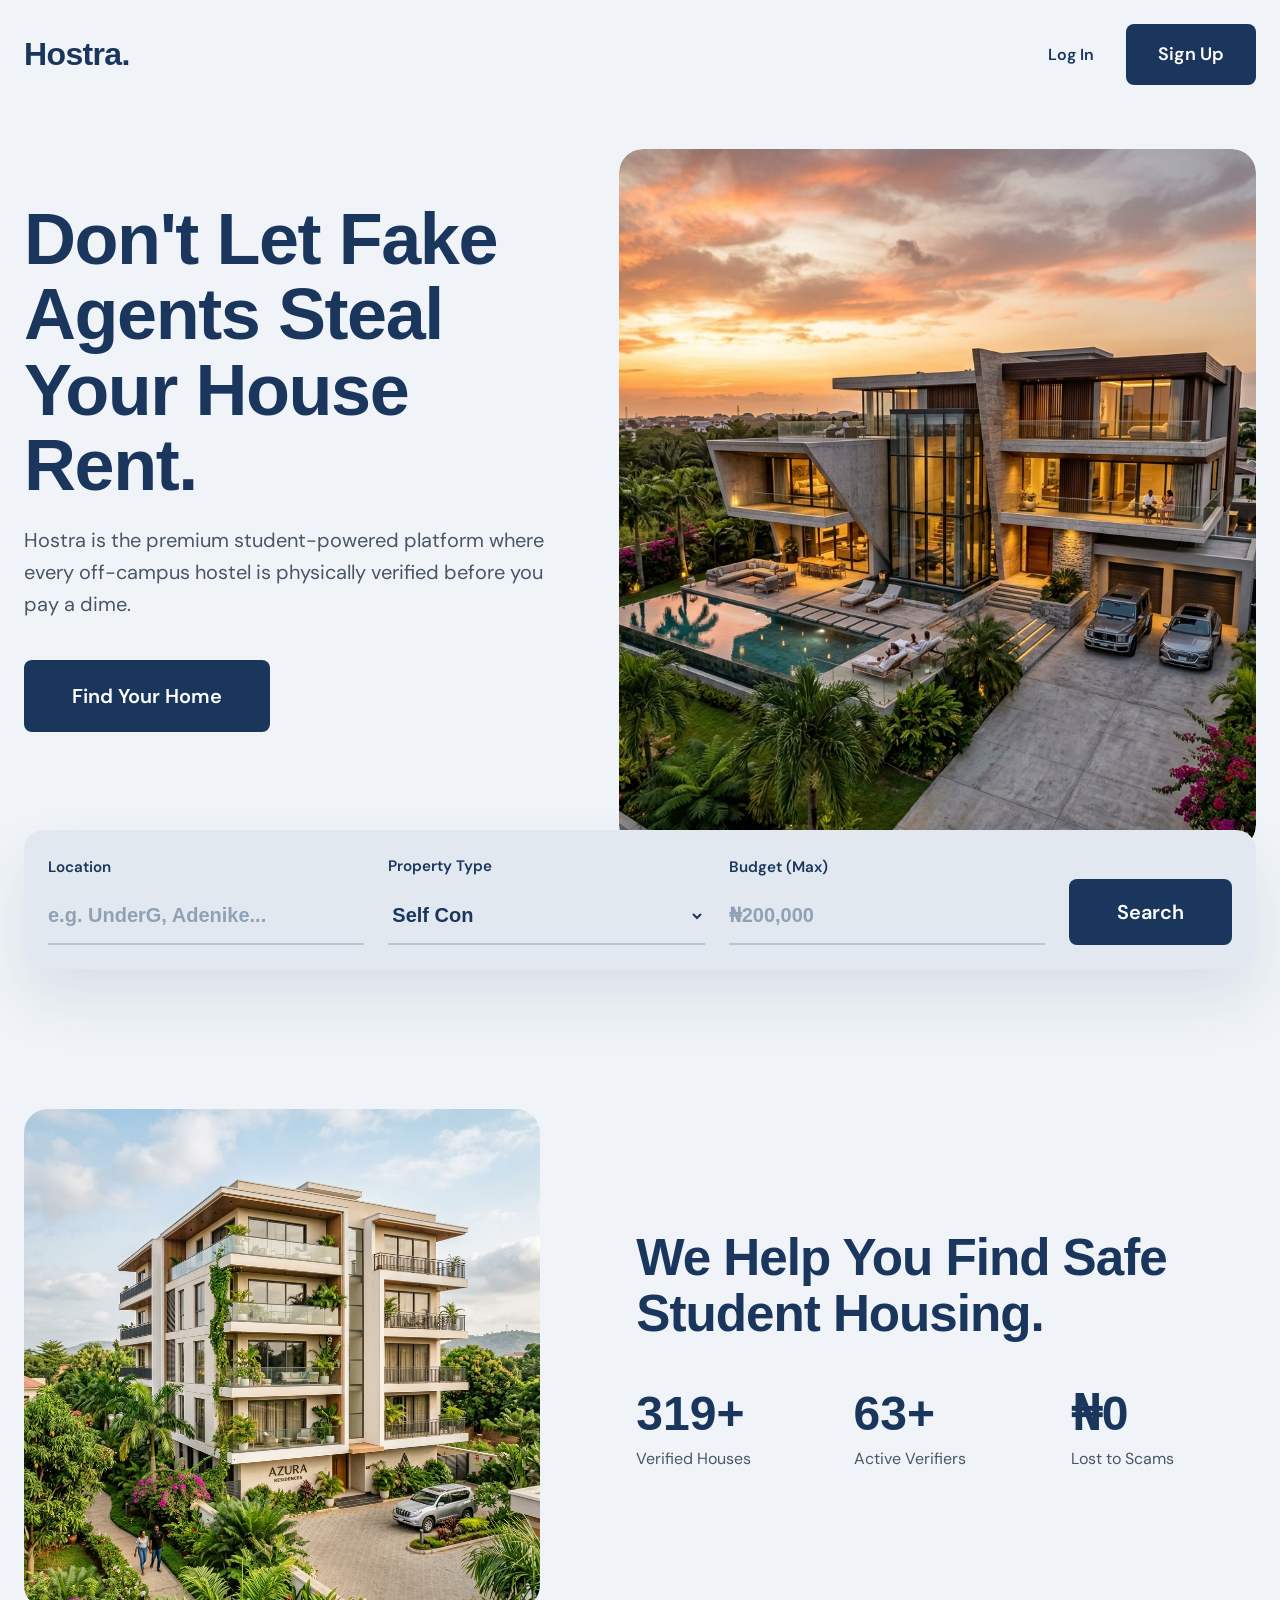
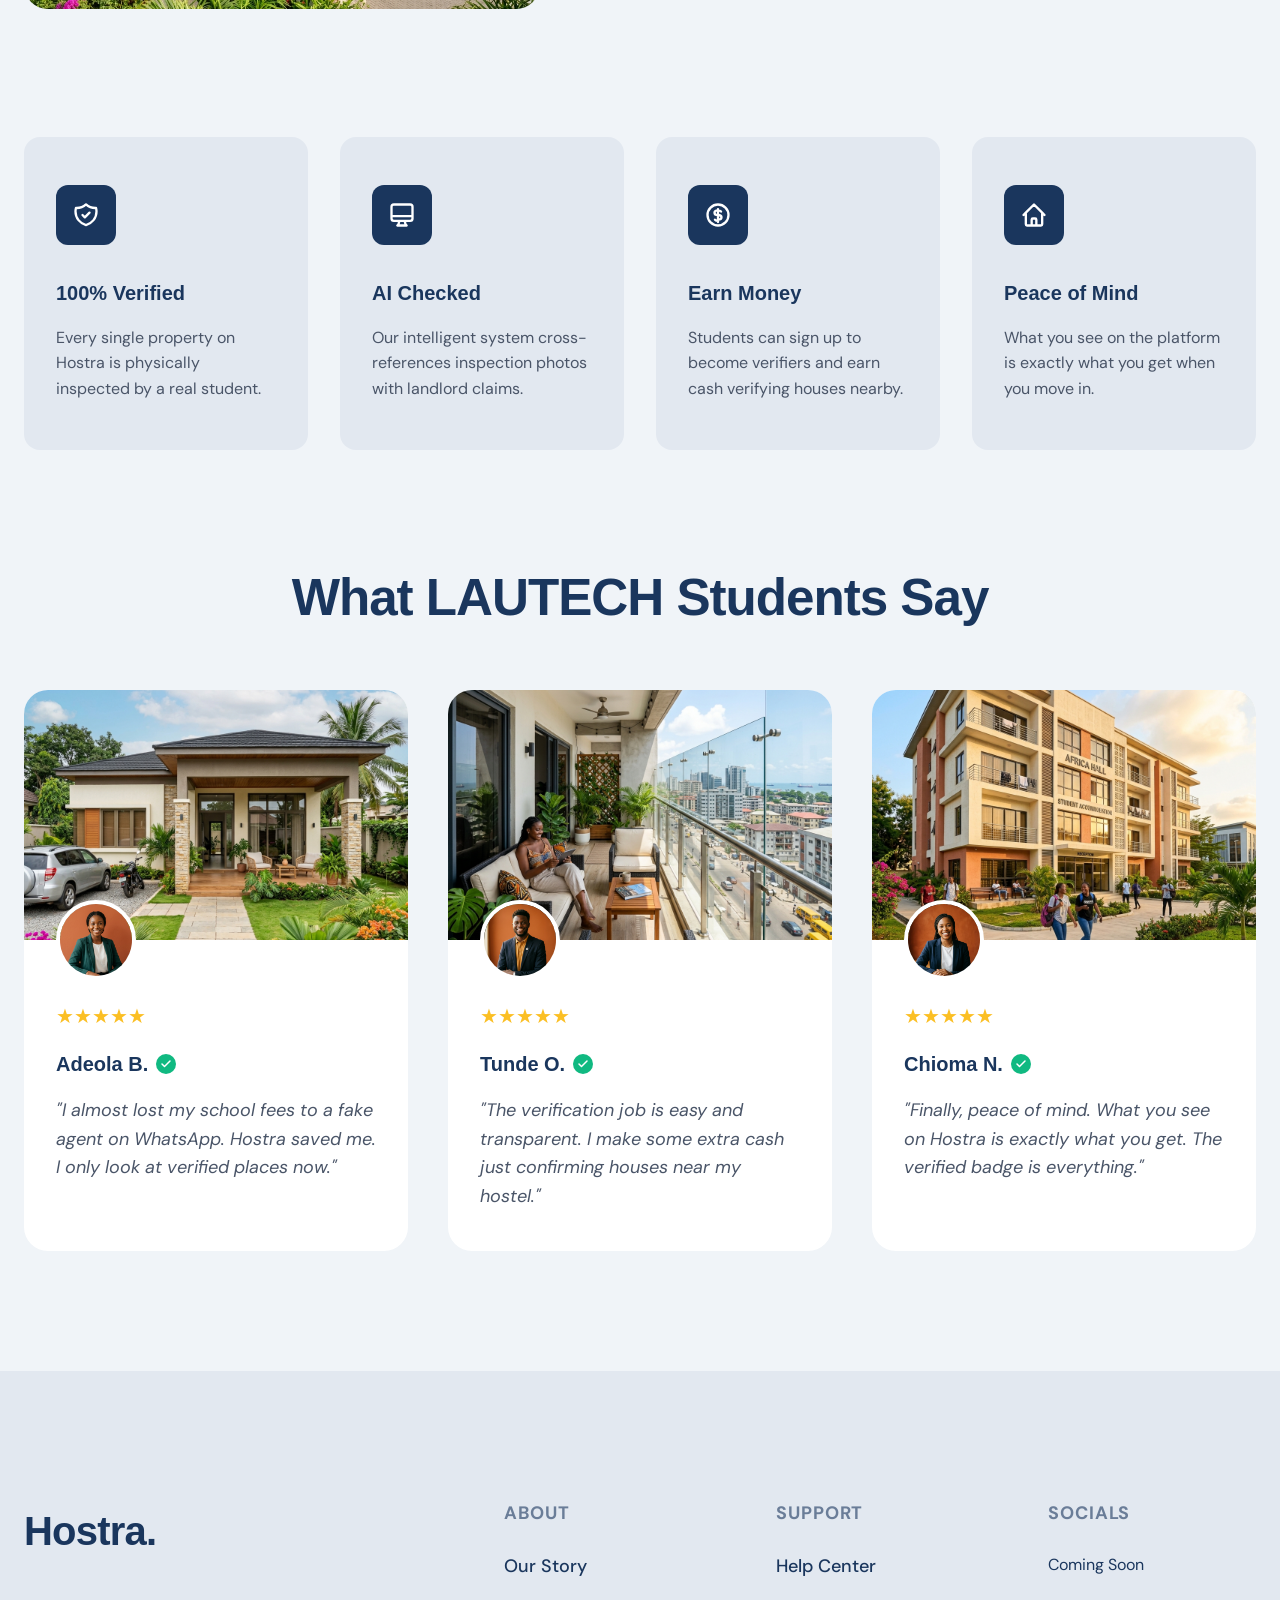
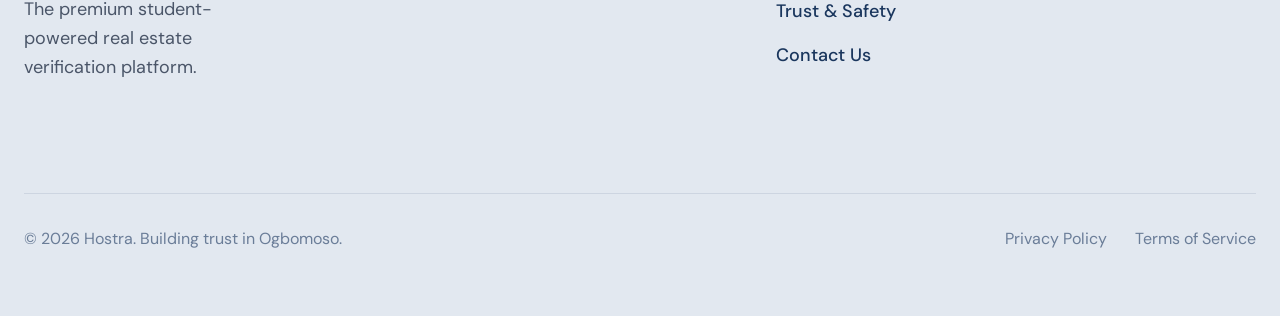
<file: frontend/index.html>
<!DOCTYPE html>
<html lang="en">
<head>
    <meta charset="UTF-8">
    <meta name="viewport" content="width=device-width, initial-scale=1.0">
    <title>Hostra | Premium Student Housing</title>
    <link rel="stylesheet" href="css/style.css">
</head>
<body>
    <header class="header-full">
        <div class="container header-container">
            <a href="index.html" class="logo">Hostra.</a>
            <div class="header-actions">
                <a href="login.html" class="btn-text">Log In</a>
                <a href="signup.html" class="btn btn-dark">Sign Up</a>
            </div>
        </div>
    </header>

    <main>
        
        <!-- Hero Section -->
        <section class="hero-wrapper">
            <div class="container hero-grid">
                <div class="hero-content">
                    <h1 class="hero-animate-up" style="animation-delay: 0.1s;">Don't Let Fake Agents Steal Your House Rent.</h1>
                    <p class="hero-animate-up" style="margin-bottom: 2.5rem; font-size: 1.25rem; animation-delay: 0.25s;">Hostra is the premium student-powered platform where every off-campus hostel is physically verified before you pay a dime.</p>
                    <div class="hero-animate-up" style="animation-delay: 0.4s;">
                        <a href="signup.html" class="btn btn-dark" style="font-size: 1.25rem; padding: 1.25rem 3rem;">Find Your Home</a>
                    </div>
                </div>
                <div class="hero-image-wrapper">
                    <!-- Referencing the generated hero image -->
                    <img src="images/hero_house.png" alt="Luxury Modern House" onerror="this.src='[data-uri]'">
                </div>
            </div>

            <!-- Floating Search Bar -->
            <div class="floating-search-container">
                <div class="search-field">
                    <label>Location</label>
                    <input type="text" placeholder="e.g. UnderG, Adenike...">
                </div>
                <div class="search-field">
                    <label>Property Type</label>
                    <select>
                        <option>Self Con</option>
                        <option>Single Room</option>
                        <option>Flat</option>
                    </select>
                </div>
                <div class="search-field">
                    <label>Budget (Max)</label>
                    <input type="text" placeholder="₦200,000">
                </div>
                <button class="btn btn-dark" onclick="window.location.href='student-dashboard.html'">Search</button>
            </div>
        </section>

        <!-- Stats & Features Section -->
        <section class="container">
            <div class="stats-top">
                <img src="images/stats_house.png" alt="Modern Apartment Building" class="stats-image" onerror="this.src='[data-uri]'">
                <div class="stats-content">
                    <h2>We Help You Find Safe Student Housing.</h2>
                    <div class="stats-numbers">
                        <div class="stat-item">
                            <h3 class="count-up" data-count="500">0+</h3>
                            <p>Verified Houses</p>
                        </div>
                        <div class="stat-item">
                            <h3 class="count-up" data-count="100">0+</h3>
                            <p>Active Verifiers</p>
                        </div>
                        <div class="stat-item">
                            <h3 class="count-up" data-count="0">₦0</h3>
                            <p>Lost to Scams</p>
                        </div>
                    </div>
                </div>
            </div>

            <div class="features-grid">
                <div class="feature-card reveal-item" style="transition-delay: 0s;">
                    <div class="feature-icon">
                        <!-- Shield Icon -->
                        <svg fill="none" stroke="currentColor" viewBox="0 0 24 24" xmlns="http://www.w3.org/2000/svg"><path stroke-linecap="round" stroke-linejoin="round" stroke-width="2" d="M9 12l2 2 4-4m5.618-4.016A11.955 11.955 0 0112 2.944a11.955 11.955 0 01-8.618 3.04A12.02 12.02 0 003 9c0 5.591 3.824 10.29 9 11.622 5.176-1.332 9-6.03 9-11.622 0-1.042-.133-2.052-.382-3.016z"></path></svg>
                    </div>
                    <h3>100% Verified</h3>
                    <p>Every single property on Hostra is physically inspected by a real student.</p>
                </div>
                <div class="feature-card reveal-item" style="transition-delay: 0.1s;">
                    <div class="feature-icon">
                        <!-- AI Icon -->
                        <svg fill="none" stroke="currentColor" viewBox="0 0 24 24" xmlns="http://www.w3.org/2000/svg"><path stroke-linecap="round" stroke-linejoin="round" stroke-width="2" d="M9.75 17L9 20l-1 1h8l-1-1-.75-3M3 13h18M5 17h14a2 2 0 002-2V5a2 2 0 00-2-2H5a2 2 0 00-2 2v10a2 2 0 002 2z"></path></svg>
                    </div>
                    <h3>AI Checked</h3>
                    <p>Our intelligent system cross-references inspection photos with landlord claims.</p>
                </div>
                <div class="feature-card reveal-item" style="transition-delay: 0.2s;">
                    <div class="feature-icon">
                        <!-- Money Icon -->
                        <svg fill="none" stroke="currentColor" viewBox="0 0 24 24" xmlns="http://www.w3.org/2000/svg"><path stroke-linecap="round" stroke-linejoin="round" stroke-width="2" d="M12 8c-1.657 0-3 .895-3 2s1.343 2 3 2 3 .895 3 2-1.343 2-3 2m0-8c1.11 0 2.08.402 2.599 1M12 8V7m0 1v8m0 1v1m0-1c-1.11 0-2.08-.402-2.599-1M21 12a9 9 0 11-18 0 9 9 0 0118 0z"></path></svg>
                    </div>
                    <h3>Earn Money</h3>
                    <p>Students can sign up to become verifiers and earn cash verifying houses nearby.</p>
                </div>
                <div class="feature-card reveal-item" style="transition-delay: 0.3s;">
                    <div class="feature-icon">
                        <!-- Home Icon -->
                        <svg fill="none" stroke="currentColor" viewBox="0 0 24 24" xmlns="http://www.w3.org/2000/svg"><path stroke-linecap="round" stroke-linejoin="round" stroke-width="2" d="M3 12l2-2m0 0l7-7 7 7M5 10v10a1 1 0 001 1h3m10-11l2 2m-2-2v10a1 1 0 01-1 1h-3m-6 0a1 1 0 001-1v-4a1 1 0 011-1h2a1 1 0 011 1v4a1 1 0 001 1m-6 0h6"></path></svg>
                    </div>
                    <h3>Peace of Mind</h3>
                    <p>What you see on the platform is exactly what you get when you move in.</p>
                </div>
            </div>
        </section>

        <!-- Testimonials Section -->
        <section class="container testimonials-section">
            <h2>What LAUTECH Students Say</h2>
            <div class="testimonials-grid">
                
                <!-- Testimonial 1 -->
                <div class="testimonial-card reveal-item" style="transition-delay: 0s;">
                    <div class="test-img-wrapper">
                        <img src="images/test_house1.png" alt="Property" class="prop-img" onerror="this.src='[data-uri]'">
                        <img src="images/test_profile1.png" alt="Adeola" class="test-profile-img" onerror="this.src='[data-uri]'">
                    </div>
                    <div class="test-content">
                        <div class="test-rating">★★★★★</div>
                        <div class="test-author">Adeola B. <span class="verified-seal"><svg viewBox="0 0 24 24"><polyline points="20 6 9 17 4 12"></polyline></svg></span></div>
                        <p class="test-quote">"I almost lost my school fees to a fake agent on WhatsApp. Hostra saved me. I only look at verified places now."</p>
                    </div>
                </div>

                <!-- Testimonial 2 -->
                <div class="testimonial-card reveal-item" style="transition-delay: 0.1s;">
                    <div class="test-img-wrapper">
                        <img src="images/test_house2.png" alt="Property" class="prop-img" onerror="this.src='[data-uri]'">
                        <img src="images/test_profile2.png" alt="Tunde" class="test-profile-img" onerror="this.src='[data-uri]'">
                    </div>
                    <div class="test-content">
                        <div class="test-rating">★★★★★</div>
                        <div class="test-author">Tunde O. <span class="verified-seal"><svg viewBox="0 0 24 24"><polyline points="20 6 9 17 4 12"></polyline></svg></span></div>
                        <p class="test-quote">"The verification job is easy and transparent. I make some extra cash just confirming houses near my hostel."</p>
                    </div>
                </div>

                <!-- Testimonial 3 -->
                <div class="testimonial-card reveal-item" style="transition-delay: 0.2s;">
                    <div class="test-img-wrapper">
                        <img src="images/test_house3.png" alt="Property" class="prop-img" onerror="this.src='[data-uri]'">
                        <img src="images/test_profile3.png" alt="Chioma" class="test-profile-img" onerror="this.src='[data-uri]'">
                    </div>
                    <div class="test-content">
                        <div class="test-rating">★★★★★</div>
                        <div class="test-author">Chioma N. <span class="verified-seal"><svg viewBox="0 0 24 24"><polyline points="20 6 9 17 4 12"></polyline></svg></span></div>
                        <p class="test-quote">"Finally, peace of mind. What you see on Hostra is exactly what you get. The verified badge is everything."</p>
                    </div>
                </div>

            </div>
        </section>

    </main>

    <footer class="footer-massive">
        <div class="container footer-grid">
            <div>
                <a href="index.html" class="logo">Hostra.</a>
                <p style="margin-top: 1rem; max-width: 250px;">The premium student-powered real estate verification platform.</p>
            </div>
            <div class="footer-col">
                <h4>About</h4>
                <ul>
                    <li><a href="about.html">Our Story</a></li>
                </ul>
            </div>
            <div class="footer-col">
                <h4>Support</h4>
                <ul>
                    <li><a href="support.html">Help Center</a></li>
                    <li><a href="support.html">Trust & Safety</a></li>
                    <li><a href="support.html#contact">Contact Us</a></li>
                </ul>
            </div>
            <div class="footer-col">
                <h4>Socials</h4>
                <ul>
                    <li>Coming Soon</li>
                </ul>
            </div>
        </div>
        <div class="container">
            <div class="footer-bottom">
                <div>&copy; 2026 Hostra. Building trust in Ogbomoso.</div>
                <div>
                    <a href="#" style="color: inherit; text-decoration: none; margin-right: 1.5rem;">Privacy Policy</a>
                    <a href="#" style="color: inherit; text-decoration: none;">Terms of Service</a>
                </div>
            </div>
        </div>
    </footer>

    <script src="js/animations.js"></script>
    <script src="js/api.js"></script>
    <script>
        // Redirect if already logged in
        if (session.isAuthenticated()) {
            const role = session.getRole();
            window.location.href = role === 'landlord' ? 'landlord-dashboard.html' : 'student-dashboard.html';
        }
    </script>
</body>
</html>
</file>
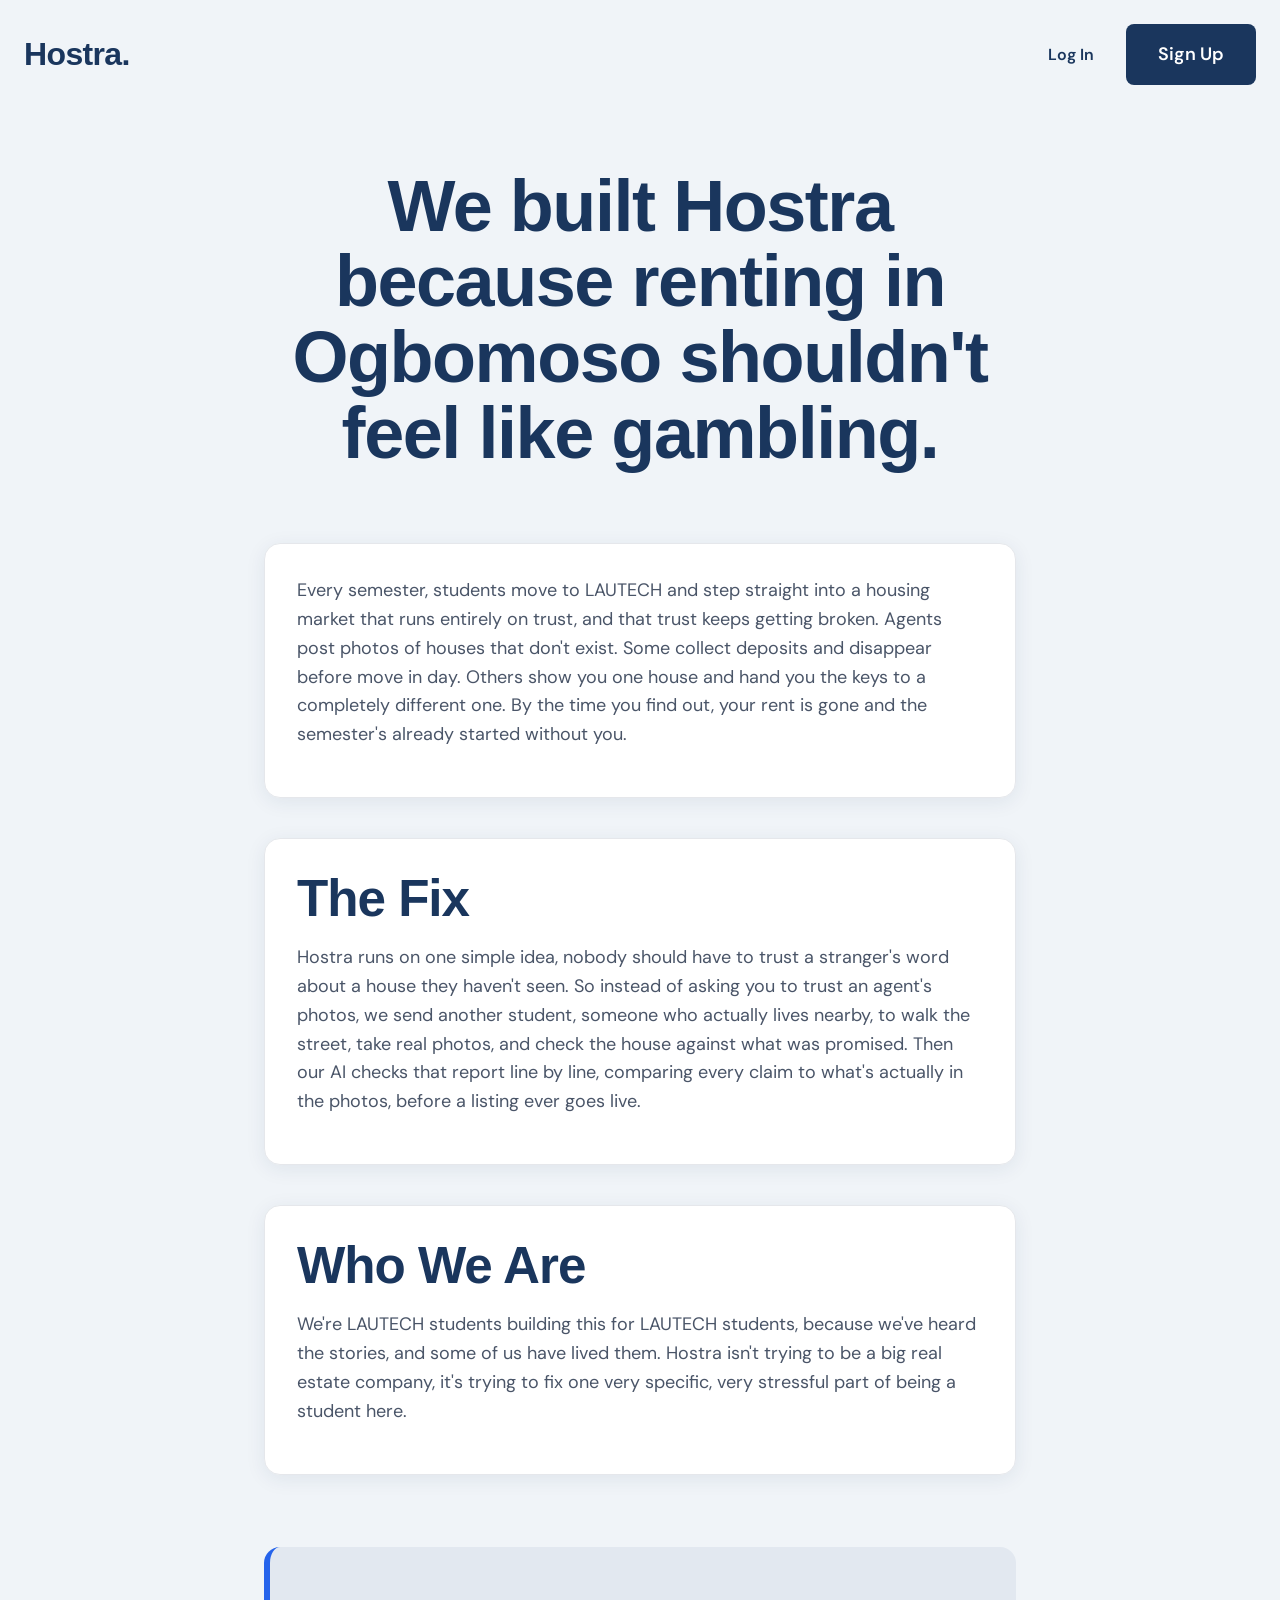
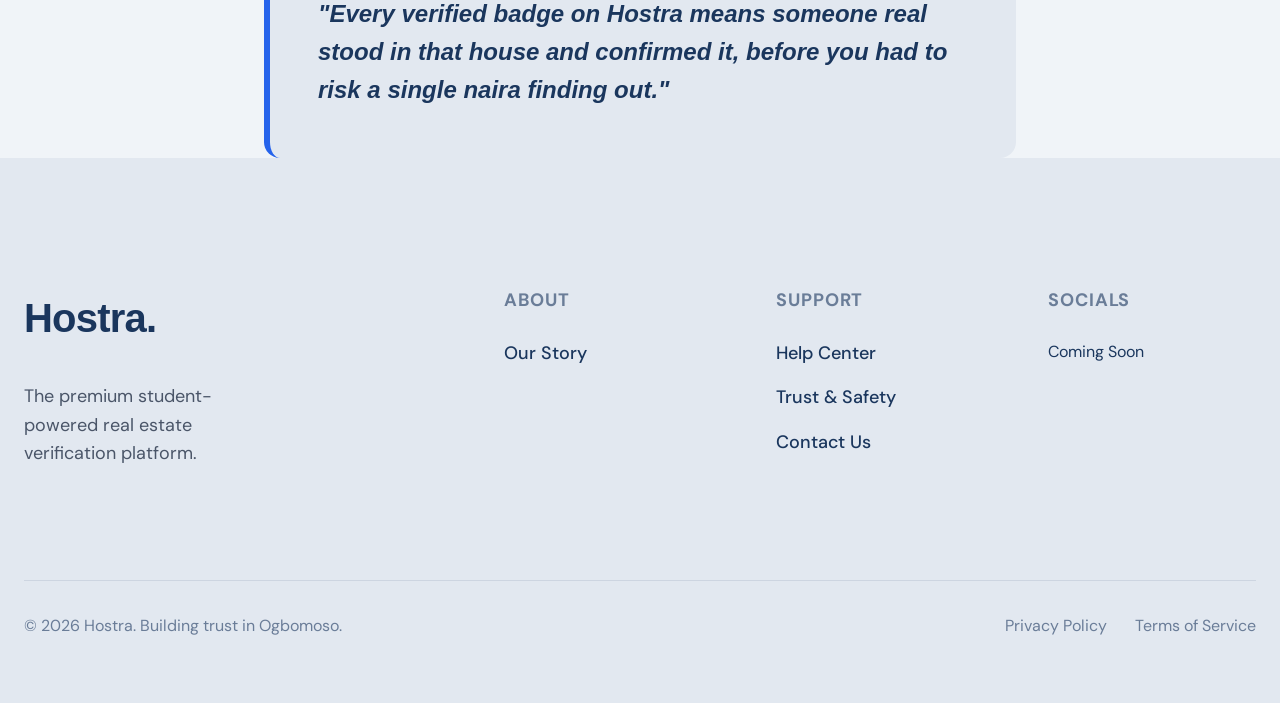
<file: frontend/about.html>
<!DOCTYPE html>
<html lang="en">
<head>
    <meta charset="UTF-8">
    <meta name="viewport" content="width=device-width, initial-scale=1.0">
    <title>About Us | Hostra</title>
    <link rel="stylesheet" href="css/style.css">
</head>
<body>
    <header class="header-full">
        <div class="container header-container">
            <a href="index.html" class="logo">Hostra.</a>
            <div class="header-actions" id="header-actions">
                <a href="login.html" class="btn-text">Log In</a>
                <a href="signup.html" class="btn btn-dark">Sign Up</a>
            </div>
        </div>
    </header>

    <main class="container" style="padding-top: 60px; max-width: 800px; gap: 40px;">
        <h1 style="text-align: center; margin-bottom: 2rem;">We built Hostra because renting in Ogbomoso shouldn't feel like gambling.</h1>
        
        <div class="bento-card reveal-item" style="font-size: 1.125rem; transition-delay: 0s;">
            <p>Every semester, students move to LAUTECH and step straight into a housing market that runs entirely on trust, and that trust keeps getting broken. Agents post photos of houses that don't exist. Some collect deposits and disappear before move in day. Others show you one house and hand you the keys to a completely different one. By the time you find out, your rent is gone and the semester's already started without you.</p>
        </div>

        <div class="bento-card reveal-item" style="transition-delay: 0.1s;">
            <h2 style="margin-bottom: 1rem;">The Fix</h2>
            <p style="font-size: 1.125rem;">Hostra runs on one simple idea, nobody should have to trust a stranger's word about a house they haven't seen. So instead of asking you to trust an agent's photos, we send another student, someone who actually lives nearby, to walk the street, take real photos, and check the house against what was promised. Then our AI checks that report line by line, comparing every claim to what's actually in the photos, before a listing ever goes live.</p>
        </div>

        <div class="bento-card reveal-item" style="transition-delay: 0.2s;">
            <h2 style="margin-bottom: 1rem;">Who We Are</h2>
            <p style="font-size: 1.125rem;">We're LAUTECH students building this for LAUTECH students, because we've heard the stories, and some of us have lived them. Hostra isn't trying to be a big real estate company, it's trying to fix one very specific, very stressful part of being a student here.</p>
        </div>

        <div class="reveal-item" style="background-color: var(--card-soft); padding: 3rem; border-radius: 16px; margin-top: 2rem; border-left: 6px solid var(--campus-blue); transition-delay: 0.3s;">
            <p style="font-size: 1.5rem; font-weight: 600; font-family: 'Clash Display', sans-serif; color: var(--text-heavy); margin: 0; font-style: italic;">
                "Every verified badge on Hostra means someone real stood in that house and confirmed it, before you had to risk a single naira finding out."
            </p>
        </div>
    </main>

    <footer class="footer-massive">
        <div class="container footer-grid">
            <div>
                <a href="index.html" class="logo">Hostra.</a>
                <p style="margin-top: 1rem; max-width: 250px;">The premium student-powered real estate verification platform.</p>
            </div>
            <div class="footer-col">
                <h4>About</h4>
                <ul>
                    <li><a href="about.html">Our Story</a></li>
                </ul>
            </div>
            <div class="footer-col">
                <h4>Support</h4>
                <ul>
                    <li><a href="support.html">Help Center</a></li>
                    <li><a href="support.html">Trust & Safety</a></li>
                    <li><a href="support.html#contact">Contact Us</a></li>
                </ul>
            </div>
            <div class="footer-col">
                <h4>Socials</h4>
                <ul>
                    <li>Coming Soon</li>
                </ul>
            </div>
        </div>
        <div class="container">
            <div class="footer-bottom">
                <div>&copy; 2026 Hostra. Building trust in Ogbomoso.</div>
                <div>
                    <a href="#" style="color: inherit; text-decoration: none; margin-right: 1.5rem;">Privacy Policy</a>
                    <a href="#" style="color: inherit; text-decoration: none;">Terms of Service</a>
                </div>
            </div>
        </div>
    </footer>

    <script src="js/animations.js"></script>
    <script src="js/api.js"></script>
    <script>
        if (session.isAuthenticated()) {
            const role = session.getRole();
            const dashLink = role === 'landlord' ? 'landlord-dashboard.html' : 'student-dashboard.html';
            document.getElementById('header-actions').innerHTML = `
                <a href="${dashLink}" class="btn-text">Dashboard</a>
                <button id="logoutBtn" class="btn btn-blue-outline">Log Out</button>
            `;
            document.getElementById('logoutBtn').addEventListener('click', async () => {
                try { await api.logout(); } catch (err) {}
                session.clear();
                window.location.href = 'index.html';
            });
        }
    </script>
</body>
</html>
</file>
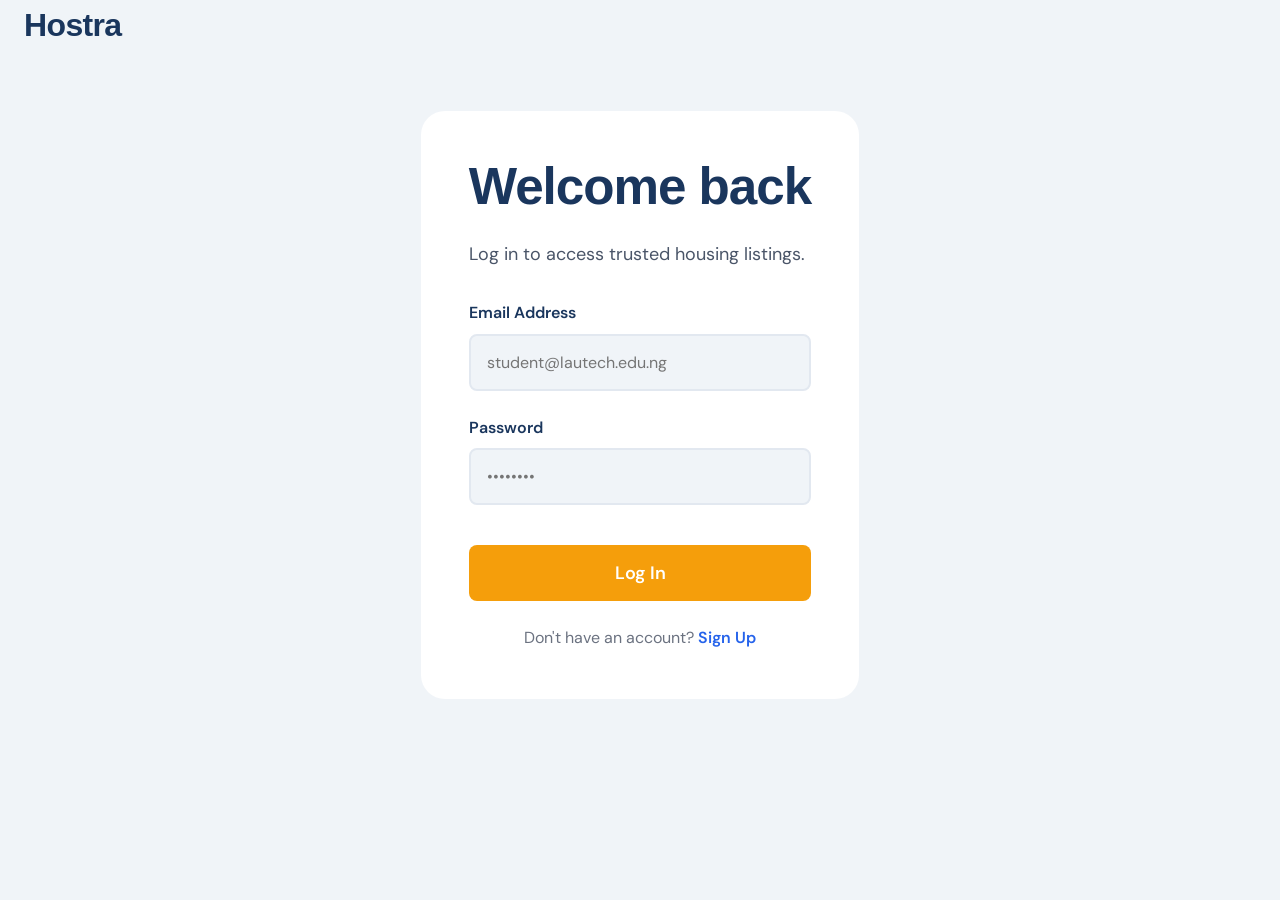
<file: frontend/contract.html>
<!DOCTYPE html>
<html lang="en">
<head>
    <meta charset="UTF-8">
    <meta name="viewport" content="width=device-width, initial-scale=1.0">
    <title>Agreement Translator | Hostra</title>
    <link rel="stylesheet" href="css/style.css">
    <style>
        .translator-container {
            max-width: 700px;
            margin: 0 auto;
            padding: 2rem;
            display: flex;
            flex-direction: column;
            gap: 2rem;
        }

        .upload-card {
            background: var(--card-surface);
            border-radius: 16px;
            padding: 3rem 2rem;
            box-shadow: var(--shadow-bento);
            border: 1px solid #E5E7EB;
            text-align: center;
        }

        .upload-card h2 {
            margin-top: 0;
            color: var(--text-dark);
        }

        .upload-card p {
            color: #6B7280;
            margin-bottom: 2rem;
        }

        .drop-zone {
            border: 2px dashed #CBD5E1;
            border-radius: 12px;
            padding: 3rem 2rem;
            cursor: pointer;
            transition: all 0.2s ease;
            background-color: #F8FAFC;
        }

        .drop-zone:hover, .drop-zone.dragover {
            border-color: var(--primary);
            background-color: #F1F5F9;
        }

        .drop-zone-text {
            color: #475569;
            font-weight: 500;
        }

        #file-input {
            display: none;
        }

        .results-card {
            background: var(--card-surface);
            border-radius: 16px;
            padding: 2.5rem;
            box-shadow: var(--shadow-bento);
            border: 1px solid #E5E7EB;
            display: none;
        }

        .results-card h3 {
            margin-top: 0;
            color: var(--text-dark);
            margin-bottom: 1.5rem;
            font-family: 'Outfit', sans-serif;
            font-size: 1.5rem;
        }

        .analysis-section {
            margin-bottom: 1.5rem;
        }

        .analysis-section h4 {
            margin: 0 0 0.5rem 0;
            font-size: 1.1rem;
            color: #374151;
            font-family: 'Outfit', sans-serif;
        }

        .summary-box {
            background-color: #F8FAFC;
            padding: 1rem;
            border-radius: 8px;
            border: 1px solid #E2E8F0;
            color: #334155;
            line-height: 1.5;
            margin: 0;
        }

        .clause-list {
            list-style: none;
            padding: 0;
            margin: 0;
            display: flex;
            flex-direction: column;
            gap: 0.75rem;
        }

        .clause-item {
            display: flex;
            align-items: flex-start;
            gap: 1rem;
            padding: 1rem;
            border-radius: 8px;
        }

        .clause-item.red-flag {
            background-color: #FEF2F2;
            border: 1px solid #FCA5A5;
            color: #991B1B;
        }

        .clause-item.fair-clause {
            background-color: #F0FDF4;
            border: 1px solid #BBF7D0;
            color: #166534;
        }

        .clause-item.empty-state {
            background-color: #F8FAFC;
            border: 1px solid #E2E8F0;
            color: #64748B;
        }

        .clause-icon {
            flex-shrink: 0;
            font-size: 1.25rem;
        }

        .loading-state {
            display: none;
            text-align: center;
            padding: 3rem;
        }

        .doc-scanner {
            position: relative;
            width: 48px;
            height: 64px;
            border: 3px solid #CBD5E1;
            border-radius: 6px;
            margin: 0 auto 1.5rem auto;
            background: #F8FAFC;
            overflow: hidden;
        }
        .doc-scanner::before {
            content: '';
            position: absolute;
            top: 0; left: 0; right: 0;
            height: 4px;
            background: var(--campus-blue);
            box-shadow: 0 0 8px var(--campus-blue);
            animation: scanLine 1.5s linear infinite;
        }
        @keyframes scanLine {
            0% { transform: translateY(-4px); }
            100% { transform: translateY(64px); }
        }

        .error-message {
            display: none;
            color: #B91C1C;
            background-color: #FEF2F2;
            padding: 1rem;
            border-radius: 8px;
            border: 1px solid #FECACA;
            margin-top: 1rem;
            text-align: left;
        }
    </style>
</head>
<body>
    <header class="dashboard-header">
        <div class="container">
            <a href="index.html" class="logo">Hostra</a>
            <div class="header-actions">
                <a href="student-dashboard.html" class="btn-text">Dashboard</a>
            </div>
        </div>
    </header>

    <main class="translator-container">
        <div class="upload-card">
            <h2>Agreement Translator</h2>
            <p>Upload your tenancy agreement and we'll flag anything unusual in plain English before you sign.</p>
            
            <div class="drop-zone" id="drop-zone">
                <div class="drop-zone-text">Drag & drop your agreement photo here<br><br>or click to browse files</div>
                <input type="file" id="file-input" accept="image/*">
            </div>

            <div class="loading-state" id="loading-state">
                <div class="doc-scanner"></div>
                <div style="color: #6B7280; font-weight: 500;">Reading your agreement... This might take a few seconds.</div>
            </div>

            <div class="error-message" id="error-message"></div>
        </div>

        <div class="results-card" id="results-card">
            <h3>Contract Breakdown</h3>
            
            <div class="analysis-section">
                <h4>Plain Summary</h4>
                <p class="summary-box" id="plain-summary"></p>
            </div>
            
            <div class="analysis-section">
                <h4>Red Flags 🚩</h4>
                <ul class="clause-list" id="red-flags-list"></ul>
            </div>

            <div class="analysis-section">
                <h4>Fair Clauses ✅</h4>
                <ul class="clause-list" id="fair-clauses-list"></ul>
            </div>
        </div>
    </main>

    <script src="js/animations.js"></script>
    <script src="js/api.js"></script>
    <script>
        if (!session.isAuthenticated() || session.getRole() !== 'student') {
            window.location.href = 'login.html';
        }

        const dropZone = document.getElementById('drop-zone');
        const fileInput = document.getElementById('file-input');
        const loadingState = document.getElementById('loading-state');
        const resultsCard = document.getElementById('results-card');
        const plainSummary = document.getElementById('plain-summary');
        const redFlagsList = document.getElementById('red-flags-list');
        const fairClausesList = document.getElementById('fair-clauses-list');
        const errorMessage = document.getElementById('error-message');

        ['dragenter', 'dragover', 'dragleave', 'drop'].forEach(eventName => {
            dropZone.addEventListener(eventName, preventDefaults, false);
        });

        function preventDefaults(e) {
            e.preventDefault();
            e.stopPropagation();
        }

        ['dragenter', 'dragover'].forEach(eventName => {
            dropZone.addEventListener(eventName, () => {
                dropZone.classList.add('dragover');
            }, false);
        });

        ['dragleave', 'drop'].forEach(eventName => {
            dropZone.addEventListener(eventName, () => {
                dropZone.classList.remove('dragover');
            }, false);
        });

        dropZone.addEventListener('drop', (e) => {
            let dt = e.dataTransfer;
            let files = dt.files;
            handleFiles(files);
        });

        dropZone.addEventListener('click', () => {
            fileInput.click();
        });

        fileInput.addEventListener('change', function() {
            handleFiles(this.files);
        });

        async function handleFiles(files) {
            if (files.length === 0) return;
            
            const file = files[0];
            if (!file.type.startsWith('image/')) {
                showError("Please upload an image file.");
                return;
            }

            uploadFile(file);
        }

        async function uploadFile(file) {
            dropZone.style.display = 'none';
            loadingState.style.display = 'block';
            resultsCard.style.display = 'none';
            errorMessage.style.display = 'none';
            
            plainSummary.textContent = '';
            redFlagsList.innerHTML = '';
            fairClausesList.innerHTML = '';

            const formData = new FormData();
            formData.append('image', file);

            try {
                const response = await fetch(`${API_BASE_URL}/contract/translate`, {
                    method: 'POST',
                    headers: authHeader(),
                    body: formData
                });

                if (!response.ok) {
                    const err = await response.json();
                    throw new Error(err.detail || "Upload failed");
                }

                const data = await response.json();
                loadingState.style.display = 'none';

                if (data.raw_result && data.raw_result.verdict === 'error') {
                    showError("Couldn't read that document clearly, try a clearer photo.");
                    dropZone.style.display = 'block';
                    return;
                }

                // Render Plain Summary
                plainSummary.textContent = data.plain_summary || "No segment summary compiled.";

                // Render Red Flags Section
                if (data.red_flags && data.red_flags.length > 0) {
                    data.red_flags.forEach(flag => {
                        const li = document.createElement('li');
                        li.className = 'clause-item red-flag';
                        li.innerHTML = `
                            <div class="clause-icon">🚩</div>
                            <div>${flag}</div>
                        `;
                        redFlagsList.appendChild(li);
                    });
                } else {
                    const li = document.createElement('li');
                    li.className = 'clause-item empty-state';
                    li.innerHTML = `
                        <div class="clause-icon">🍃</div>
                        <div>No critical traps or malicious payment clauses identified in this document portion.</div>
                    `;
                    redFlagsList.appendChild(li);
                }

                // Render Fair Clauses Section
                if (data.fair_clauses && data.fair_clauses.length > 0) {
                    data.fair_clauses.forEach(clause => {
                        const li = document.createElement('li');
                        li.className = 'clause-item fair-clause';
                        li.innerHTML = `
                            <div class="clause-icon">✅</div>
                            <div>${clause}</div>
                        `;
                        fairClausesList.appendChild(li);
                    });
                } else {
                    const li = document.createElement('li');
                    li.className = 'clause-item empty-state';
                    li.innerHTML = `
                        <div class="clause-icon">ℹ️</div>
                        <div>No distinct student-favorable protections listed explicitly in this fragment.</div>
                    `;
                    fairClausesList.appendChild(li);
                }
                
                resultsCard.style.display = 'block';
                dropZone.style.display = 'block';

            } catch (err) {
                loadingState.style.display = 'none';
                dropZone.style.display = 'block';
                showError(err.message || "An unexpected error occurred.");
            }
        }

        function showError(msg) {
            errorMessage.textContent = msg;
            errorMessage.style.display = 'block';
        }
    </script>
</body>
</html>
</file>
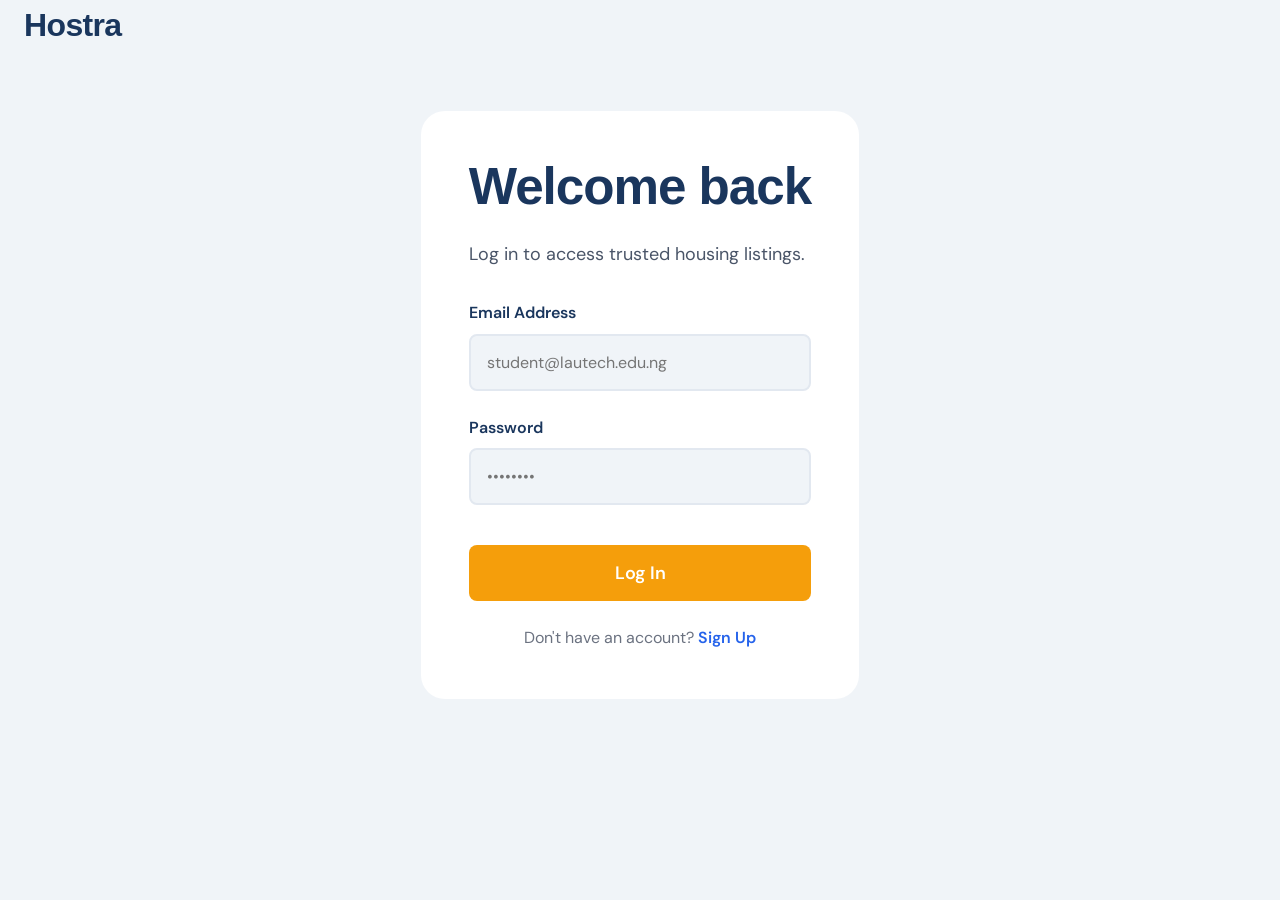
<file: frontend/landlord-dashboard.html>
<!DOCTYPE html>
<html lang="en">
<head>
    <meta charset="UTF-8">
    <meta name="viewport" content="width=device-width, initial-scale=1.0">
    <title>Landlord Dashboard | Hostra</title>
    <link rel="stylesheet" href="css/style.css">
    <style>
        .listing-grid {
            display: grid;
            grid-template-columns: repeat(auto-fill, minmax(300px, 1fr));
            gap: 2rem;
        }
        .listing-card {
            background: var(--card-surface);
            border-radius: 16px;
            box-shadow: 0 4px 12px rgba(17,24,39,0.05);
            overflow: hidden;
            display: flex;
            flex-direction: column;
            border: 1px solid #E5E7EB;
        }
        .listing-image {
            width: 100%;
            height: 200px;
            object-fit: cover;
            background: #E5E7EB;
        }
        .listing-content {
            padding: 1.5rem;
            flex: 1;
        }
        .listing-price {
            font-family: 'Outfit', sans-serif;
            font-size: 1.5rem;
            font-weight: 700;
            color: var(--text-dark);
            margin-bottom: 0.25rem;
        }
        .listing-address {
            color: #4B5563;
            font-size: 0.95rem;
            margin-bottom: 1rem;
        }
        .listing-claims {
            font-size: 0.9rem;
            color: #6B7280;
            margin-bottom: 1rem;
            border-top: 1px solid #E5E7EB;
            padding-top: 1rem;
        }
        .badge-pending {
            display: inline-block;
            background: #F3F4F6;
            color: #4B5563;
            padding: 4px 12px;
            border-radius: 99px;
            font-family: 'Outfit', sans-serif;
            font-size: 0.75rem;
            font-weight: 700;
            text-transform: uppercase;
            letter-spacing: 0.05em;
        }
        .maintenance-block {
            background: #FEF2F2;
            border: 1px solid #FECACA;
            border-radius: 8px;
            padding: 1rem;
            margin-top: 1rem;
        }
    </style>
</head>
<body>
    <header class="dashboard-header">
        <div class="container">
            <a href="index.html" class="logo">Hostra</a>
            <div class="header-actions">
                <a href="landlord.html" class="btn-text" style="color: var(--campus-blue);">Post Listing</a>
                <a href="wallet.html" class="btn-text">Wallet</a>
                <a href="profile.html" class="btn-text" title="Profile"><svg fill="none" stroke="currentColor" viewBox="0 0 24 24" width="24" height="24" xmlns="http://www.w3.org/2000/svg" style="vertical-align: middle;"><path stroke-linecap="round" stroke-linejoin="round" stroke-width="2" d="M16 7a4 4 0 11-8 0 4 4 0 018 0zM12 14a7 7 0 00-7 7h14a7 7 0 00-7-7z"></path></svg></a>
                <button id="logoutBtn" class="btn btn-blue-outline">Log Out</button>
            </div>
                        <div class="notification-container">
                <button id="notificationBell" class="notification-bell-btn">
                    🔔 <span id="notificationBadge" class="notification-badge">0</span>
                </button>
                
                <div id="notificationDropdown" class="notification-dropdown" style="display: none;">
                    <div class="dropdown-header">
                        <h4>Notifications</h4>
                    </div>
                    <div id="notificationList" class="dropdown-list">
                        <p class="no-notes">Loading...</p>
                    </div>
                </div>
            </div>
        </div>
    </header>

    <main class="container dashboard-content" style="padding-top: 40px; gap: 40px;">
        <div style="display: flex; justify-content: space-between; align-items: flex-end; flex-wrap: wrap; gap: 1rem;">
            <div>
                <h2>Landlord Portal</h2>
                <p id="welcomeMsg" style="margin: 0;">Loading...</p>
            </div>
            <a href="landlord.html" class="btn btn-yellow">Add New Property</a>
        </div>
        
        <div class="bento-card" style="padding: 2.5rem;">
            <h3 style="margin-bottom: 1.5rem;">Your Properties & Maintenance</h3>
            
            <div id="loadingMsg">Fetching listings...</div>
            <div id="emptyMsg" style="display: none; color: #6B7280;">You have not posted any properties yet. Click 'Add New Property' to start.</div>
            
            <div class="listing-grid" id="listingsContainer">
            </div>
        </div>
    </main>

    <script src="js/animations.js"></script>
    <script src="js/api.js"></script>
    <script src="js/dashboard-ui.js"></script>
    <script>
        if (!session.isAuthenticated() || session.getRole() !== 'landlord') {
            window.location.href = 'login.html';
        } else {
            const email = session.getEmail();
            document.getElementById('welcomeMsg').textContent = `Welcome back, ${email}`;
        }

        document.getElementById('logoutBtn').addEventListener('click', async () => {
            const btn = document.getElementById('logoutBtn');
            btn.textContent = 'Logging out...';
            btn.disabled = true;
            try { await api.logout(); } catch (err) {}
            session.clear();
            window.location.href = 'index.html';
        });

        async function submitRepairAudit(listingId, fileInputId, btnElement) {
            const fileInput = document.getElementById(fileInputId);
            if (!fileInput.files.length) {
                alert("Please select a photo of the completed repair.");
                return;
            }

            btnElement.disabled = true;
            btnElement.innerText = "Running AI Audit...";

            const formData = new FormData();
            formData.append('image', fileInput.files[0]);

            try {
                await api.submitRepairAudit(listingId, formData);
                alert("AI verified the repair! Maintenance funds have been released to the plumber.");
                btnElement.innerText = "Resolved ✅";
                btnElement.style.backgroundColor = "var(--verified-green)";
                btnElement.style.color = "white";
                btnElement.style.borderColor = "var(--verified-green)";
            } catch (err) {
                alert("AI could not verify the repair. Please upload a clearer photo.");
                btnElement.disabled = false;
                btnElement.innerText = "Submit Plumber Photo";
            }
        }

        async function loadListings() {
            const container = document.getElementById('listingsContainer');
            const loading = document.getElementById('loadingMsg');
            const empty = document.getElementById('emptyMsg');

            try {
                const data = await api.getListings(true);
                loading.style.display = 'none';
                
                const myProperties = data.listings;

                if (!myProperties || myProperties.length === 0) {
                    empty.style.display = 'block';
                    return;
                }

                myProperties.forEach((listing, index) => {
                    const card = document.createElement('div');
                    card.className = 'listing-card reveal-item';
                    card.style.transitionDelay = `${index * 0.08}s`;
                    const imageUrl = `${API_BASE_URL}${listing.image_path}`;

                    let maintenanceHtml = '';
                    if (listing.status === 'verified' && Math.random() > 0.5) {
                        const fileInputId = `repair_file_${listing.id}`;
                        maintenanceHtml = `
                            <div class="maintenance-block">
                                <strong style="color: #B91C1C;">⚠️ Maintenance Request</strong>
                                <p style="font-size: 0.85rem; margin: 0.5rem 0;">Tenant reported a broken pipe. Dispatch a plumber and upload the fixed photo for AI audit.</p>
                                <input type="file" id="${fileInputId}" accept="image/*" style="width: 100%; margin-bottom: 0.5rem; font-size: 0.8rem;">
                                <button class="btn btn-blue-outline" style="width: 100%; padding: 0.5rem; font-size: 0.85rem;" onclick="submitRepairAudit(${listing.id}, '${fileInputId}', this)">Submit Plumber Photo</button>
                            </div>
                        `;
                    }

                    let statusBadge = '';
                    if (listing.status === 'pending') {
                        statusBadge = '<span class="badge-pending">Pending Verification</span>';
                    } else if (listing.status === 'rejected') {
                        statusBadge = '<span class="badge-pending" style="background: #FEF2F2; color: #DC2626; border: 1px solid #FECACA;">Rejected ❌</span>';
                    } else {
                        statusBadge = '<div style="display: inline-flex; align-items: center; color: var(--verified-green); font-family: \'Outfit\', sans-serif; font-weight: 700;"><span class="verified-seal" style="margin-left: 0; margin-right: 8px;"><svg viewBox="0 0 24 24"><polyline points="20 6 9 17 4 12"></polyline></svg></span> Verified</div>';
                    }

                    card.innerHTML = `
                        <img src="${imageUrl}" alt="Property" class="listing-image" onerror="this.src='[data-uri]'">
                        <div class="listing-content">
                            <div class="listing-price">${listing.price}</div>
                            <div class="listing-address">${listing.address}</div>
                            <div class="listing-claims"><strong>Claims:</strong> ${listing.landlord_claims}</div>
                            ${statusBadge}
                            ${maintenanceHtml}
                        </div>
                    `;
                    container.appendChild(card);
                    if (window.revealObserver) {
                        card.classList.add('reveal-hidden');
                        window.revealObserver.observe(card);
                    }
                });

            } catch (error) {
                loading.textContent = 'Error loading properties. Ensure backend is running.';
                loading.style.color = 'red';
            }
        }

        loadListings();
    </script>
</body>
</html>
</file>
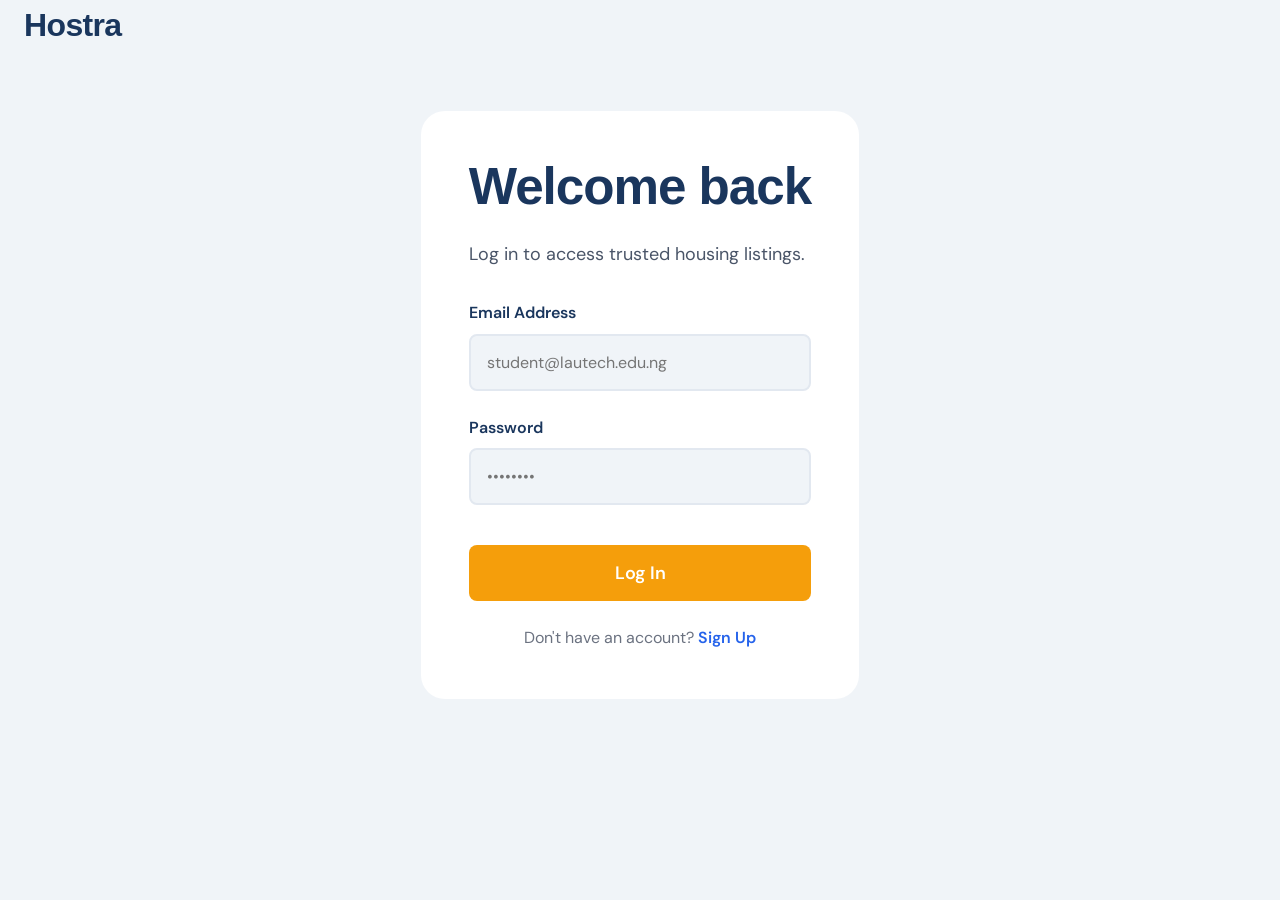
<file: frontend/landlord.html>
<!DOCTYPE html>
<html lang="en">
<head>
    <meta charset="UTF-8">
    <meta name="viewport" content="width=device-width, initial-scale=1.0">
    <title>Post a Listing | Hostra</title>
    <link rel="stylesheet" href="css/style.css">
</head>
<body>
    <header class="dashboard-header">
        <div class="container">
            <a href="index.html" class="logo">Hostra</a>
            <div class="header-actions">
                <a href="landlord-dashboard.html" class="btn-text">Dashboard</a>
                <a href="wallet.html" class="btn-text">Wallet</a>
                <a href="profile.html" class="btn-text" title="Profile"><svg fill="none" stroke="currentColor" viewBox="0 0 24 24" width="24" height="24" xmlns="http://www.w3.org/2000/svg" style="vertical-align: middle;"><path stroke-linecap="round" stroke-linejoin="round" stroke-width="2" d="M16 7a4 4 0 11-8 0 4 4 0 018 0zM12 14a7 7 0 00-7 7h14a7 7 0 00-7-7z"></path></svg></a>
                <button id="logoutBtn" class="btn btn-blue-outline">Log Out</button>
            </div>
        </div>
    </header>

    <main class="container dashboard-content" style="padding-top: 40px; padding-bottom: 60px; gap: 40px;">
        <div>
            <h2>Post a New Listing</h2>
            <p>Upload your property details. Once verified by a student, it goes live.</p>
        </div>
        
        <div class="bento-card" style="max-width: 600px; margin: 0 auto; width: 100%;">
            <form id="listingForm">
                <div class="error-message" id="listingError"></div>
                <div style="color: var(--verified-green); font-family: 'Outfit', sans-serif; font-weight: 600; margin-bottom: 1rem; display: none;" id="listingSuccess">Listing submitted successfully!</div>
                
                <div class="form-group">
                    <label for="address">Property Address</label>
                    <input type="text" id="address" required placeholder="e.g. 15 Adenike Area, Ogbomoso">
                </div>
                
                <div class="form-group">
                    <label for="area">Area</label>
                    <input type="text" id="area" required placeholder="e.g. UnderG, Adenike, Stadium">
                </div>
                
                <div class="form-group">
                    <label for="price">Price (Per Year)</label>
                    <input type="text" id="price" required placeholder="e.g. ₦150,000">
                </div>
                
                <div class="form-group">
                    <label for="claims">Features / Claims</label>
                    <textarea id="claims" required placeholder="e.g. Running water, tiled floor, fenced, secure"></textarea>
                </div>
                
                <div class="form-group">
                    <label for="image">Property Image</label>
                    <input type="file" id="image" accept="image/*" required style="padding: 10px;">
                </div>
                
                <button type="submit" class="btn btn-yellow btn-submit" id="submitBtn">Submit Listing</button>
            </form>
        </div>
    </main>

    <script src="js/api.js"></script>
    <script>
        // Protect route
        if (!session.isAuthenticated()) {
            window.location.href = 'login.html';
        }

        document.getElementById('logoutBtn').addEventListener('click', async () => {
            try {
                await api.logout();
            } catch (err) {
                console.error("Logout API failed, but clearing session anyway.");
            } finally {
                session.clear();
                window.location.href = 'index.html';
            }
        });

        document.getElementById('listingForm').addEventListener('submit', async (e) => {
            e.preventDefault();
            const btn = document.getElementById('submitBtn');
            const errorMsg = document.getElementById('listingError');
            const successMsg = document.getElementById('listingSuccess');
            
            btn.textContent = 'Submitting...';
            btn.disabled = true;
            errorMsg.style.display = 'none';
            successMsg.style.display = 'none';

            const formData = new FormData();
            formData.append('address', document.getElementById('address').value);
            formData.append('price', document.getElementById('price').value);
            formData.append('landlord_claims', document.getElementById('claims').value);
            formData.append('area', document.getElementById('area').value);
            formData.append('image', document.getElementById('image').files[0]);

            try {
                const data = await api.createListing(formData);
                if (data.success) {
                    successMsg.style.display = 'block';
                    document.getElementById('listingForm').reset();
                }
            } catch (err) {
                errorMsg.style.display = 'block';
                errorMsg.textContent = 'Failed to submit listing. Check console for details.';
            } finally {
                btn.textContent = 'Submit Listing';
                btn.disabled = false;
            }
        });
    </script>
</body>
</html>
</file>
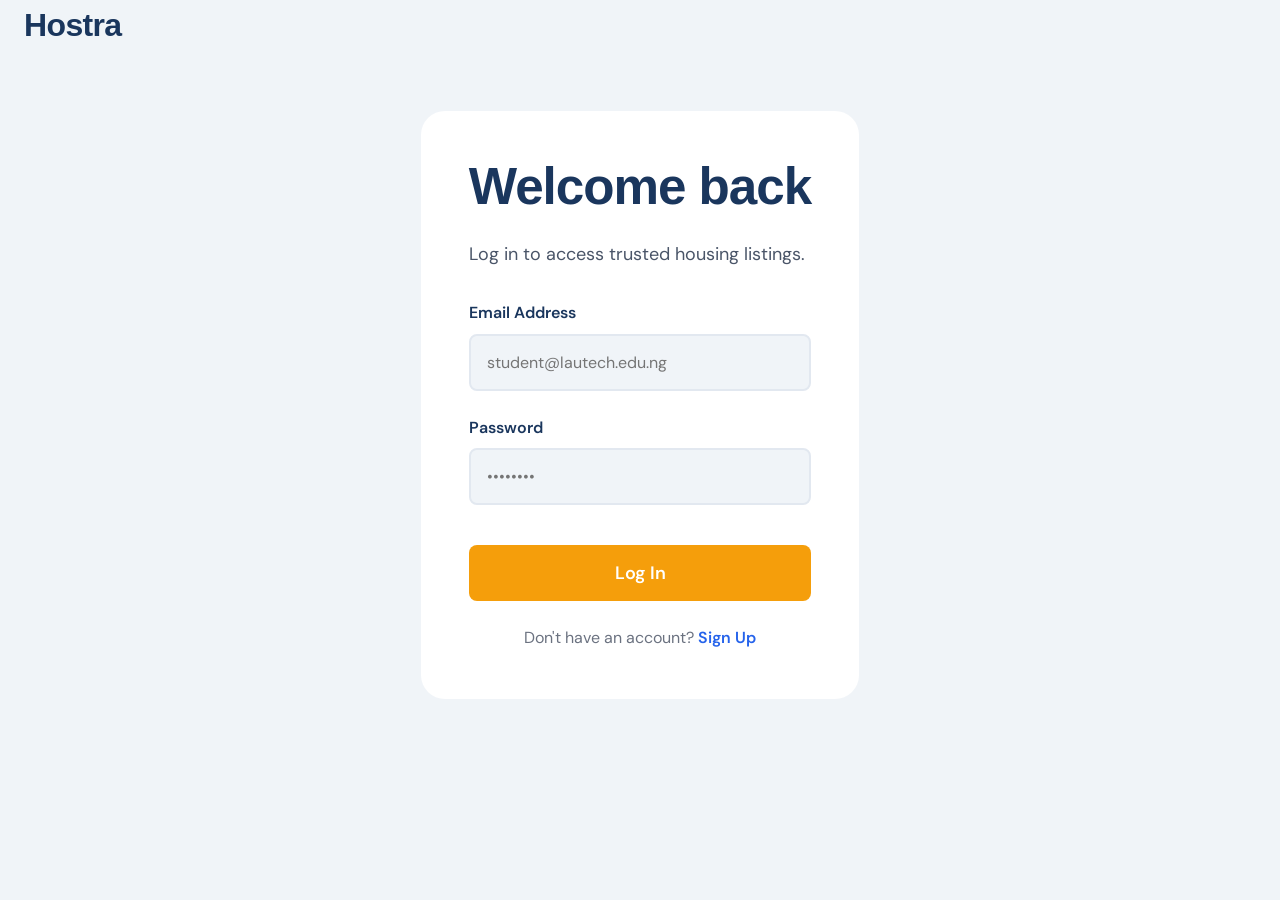
<file: frontend/listing-detail.html>
<!DOCTYPE html>
<html lang="en">
<head>
    <meta charset="UTF-8">
    <meta name="viewport" content="width=device-width, initial-scale=1.0">
    <title>Listing Details | Hostra</title>
    <link rel="stylesheet" href="css/style.css">
    <style>
        .detail-grid {
            display: grid;
            grid-template-columns: 1fr 1.5fr;
            gap: 2rem;
            margin-bottom: 3rem;
        }
        @media (max-width: 900px) {
            .detail-grid { grid-template-columns: 1fr; }
        }
        .listing-image {
            width: 100%;
            height: 100%;
            min-height: 400px;
            object-fit: cover;
            border-radius: 16px;
            background: #E5E7EB;
        }
        .listing-price {
            font-family: 'Outfit', sans-serif;
            font-size: 2.5rem;
            font-weight: 700;
            color: var(--text-dark);
            margin-bottom: 0.5rem;
        }
        .listing-address {
            color: #4B5563;
            font-size: 1.25rem;
            margin-bottom: 1.5rem;
        }
        
        /* New CSS for Big Truth Boxes */
        .truth-box-container {
            display: grid;
            grid-template-columns: repeat(auto-fill, minmax(180px, 1fr));
            gap: 0.75rem;
            margin-bottom: 2rem;
        }
        .truth-box {
            padding: 0.75rem 1rem;
            border-radius: 8px;
            font-weight: 600;
            display: flex;
            align-items: center;
            gap: 0.5rem;
            font-size: 0.95rem;
        }
        .box-green { background: #F0FDF4; color: #15803D; border: 1px solid #BBF7D0; }
        .box-red { background: #FEF2F2; color: #B91C1C; border: 1px solid #FECACA; }
        .box-grey { background: #F9FAFB; color: #4B5563; border: 1px solid #E5E7EB; }
        
        .sentiment-badge {
            display: inline-block;
            padding: 4px 12px;
            border-radius: 999px;
            font-size: 0.875rem;
            font-weight: 700;
            margin-bottom: 1rem;
            text-transform: uppercase;
            letter-spacing: 0.05em;
        }
        .sentiment-positive { background-color: rgba(16, 185, 129, 0.1); color: var(--verified-green); }
        .sentiment-negative { background-color: rgba(239, 68, 68, 0.1); color: #EF4444; }
        .sentiment-neutral { background-color: rgba(245, 158, 11, 0.1); color: #F59E0B; }
        
        .review-text {
            color: #4A5568;
            font-size: 1rem;
            line-height: 1.6;
            font-style: italic;
            margin: 1rem 0;
        }
        .review-summary {
            font-size: 1.125rem;
            font-weight: 600;
            color: var(--text-heavy);
        }
        .date-stamp {
            font-size: 0.85rem;
            color: #A0AEC0;
        }
        .btn-record {
            background-color: #EF4444;
            color: white;
            border: none;
            padding: 1rem 2rem;
            border-radius: 8px;
            font-weight: 600;
            cursor: pointer;
            transition: all 0.2s;
        }
        .btn-record.recording {
            animation: pulse 1.5s infinite;
        }
        @keyframes pulse {
            0% { box-shadow: 0 0 0 0 rgba(239, 68, 68, 0.7); }
            70% { box-shadow: 0 0 0 10px rgba(239, 68, 68, 0); }
            100% { box-shadow: 0 0 0 0 rgba(239, 68, 68, 0); }
        }
        .star-rating {
            display: flex;
            flex-direction: row-reverse;
            justify-content: flex-end;
            gap: 0.25rem;
            margin-bottom: 1rem;
        }
        .star-rating input {
            display: none;
        }
        .star-rating label {
            cursor: pointer;
            font-size: 2rem;
            color: #E5E7EB;
        }
        .star-rating input:checked ~ label,
        .star-rating label:hover,
        .star-rating label:hover ~ label {
            color: #FBBF24;
        }
        .static-stars {
            color: #FBBF24;
            font-size: 1.25rem;
            margin-bottom: 0.5rem;
            letter-spacing: 0.1rem;
        }
    </style>
</head>
<body>

    <header class="dashboard-header">
        <div class="container">
            <a href="index.html" class="logo">Hostra.</a>
            <div class="header-actions">
                <a href="student-dashboard.html" class="btn-text">Dashboard</a>
                <a href="wallet.html" class="btn-text">Wallet</a>
                <button id="logoutBtn" class="btn btn-blue-outline">Log Out</button>
            </div>
        </div>
    </header>

    <main class="container dashboard-content" style="padding-top: 40px; gap: 40px;">
        <div id="loadingMsg" style="text-align: center; font-size: 1.25rem;">Loading property details...</div>
        
        <div id="contentWrapper" style="display: none;">
            <div class="detail-grid">
                <div>
                    <img id="detailImage" src="" alt="Property" class="listing-image" onerror="this.src='[data-uri]'">
                </div>
                <div class="bento-card">
                    <div id="detailPrice" class="listing-price"></div>
                    <div id="detailAddress" class="listing-address"></div>
                    
                    <div id="detailVerificationStatus" style="display: inline-flex; align-items: center; color: var(--verified-green); font-family: 'Outfit', sans-serif; font-weight: 700; font-size: 1.25rem; margin-bottom: 2rem;">
                        <span class="verified-seal" style="margin-left: 0; margin-right: 8px; width: 24px; height: 24px;">
                            <svg viewBox="0 0 24 24"><polyline points="20 6 9 17 4 12"></polyline></svg>
                        </span> 
                        Hostra Verified
                    </div>
                    
                    <h3 style="margin-bottom: 0.5rem;">Landlord Claims</h3>
                    <!-- Replaced plain text with the Truth Box Container -->
                    <div id="truthBoxes" class="truth-box-container"></div>
                    
                    <h3 style="margin-bottom: 0.5rem;">Tenancy Agreement</h3>
                    <p>Read the fine print before you pay. Upload the contract to check for hidden clauses.</p>
                    <a id="btnTranslator" href="#" class="btn btn-blue-outline" style="margin-top: 1rem;">Run Agreement Translator</a>
                    
                    <h3 style="margin-bottom: 0.5rem; margin-top: 2rem;">Landlord Contact Info</h3>
                    <div style="background: var(--bg-cream); padding: 1.5rem; border-radius: 8px; border: 1px solid #E5E7EB;">
                        <p style="margin-bottom: 0.5rem; color: #4B5563;"><strong>Name:</strong> <span id="detailLandlordName" style="color: var(--text-heavy);"></span></p>
                        <p style="margin-bottom: 0.5rem; color: #4B5563;"><strong>Phone:</strong> <span id="detailLandlordPhone" style="color: var(--text-heavy);"></span></p>
                        <p style="margin: 0; color: #4B5563;"><strong>Email:</strong> <span id="detailLandlordEmail" style="color: var(--text-heavy);"></span></p>
                    </div>
                </div>
            </div>

            <hr style="border: 0; border-top: 1px solid #E5E7EB; margin: 40px 0;">

            <div id="paymentSection" style="display: none; margin-bottom: 3rem; text-align: center;">
                <div class="bento-card" style="display: inline-block; padding: 2rem; width: 100%; max-width: 450px; margin: 0 auto; text-align: left;">
                    <h3 style="margin-bottom: 1.5rem; text-align: center;">Rent Payment</h3>
                    
                    <div id="paymentUnpaidState" style="display: none;">
                        <button id="btnPayRent" class="btn btn-yellow" style="width: 100%; margin-bottom: 1rem;">Pay Full Rent (Demo)</button>
                        
                        <div id="splitRentOptionBox" style="background: var(--bg-cream); padding: 1.5rem; border-radius: 8px; text-align: center; margin-bottom: 1rem;">
                            <p style="font-weight: 600; font-size: 0.95rem; color: var(--text-heavy); margin-bottom: 0.5rem;">Split Rent Option</p>
                            <p style="font-size: 0.85rem; color: #6B7280; margin-bottom: 1rem;">Pair with a roommate and share the cost.</p>
                            <button id="btnPaySplitRent" class="btn btn-blue-outline" style="width: 100%; font-size: 0.9rem;">Pay Your Share</button>
                        </div>

                        <p style="font-size: 0.85rem; color: #9CA3AF; margin-top: 0.5rem; margin-bottom: 0; text-align: center;">Demo Payment, no real money involved</p>
                    </div>
                    
                    <div id="paymentHeldState" style="display: none;">
                        <p style="font-weight: 600; color: #F59E0B; margin-bottom: 1rem; font-size: 1.1rem; text-align: center;">Held in Escrow</p>
                        
                        <div style="display: flex; gap: 1rem; margin-top: 1rem;">
                            <button id="btnConfirmMoveIn" class="btn btn-primary btn-dark" style="flex: 1;">Confirm Move-In</button>
                            <button id="btnRejectHouse" class="btn btn-blue-outline" style="flex: 1; color: #EF4444; border-color: #EF4444;">I don't like it</button>
                        </div>
                        
                        <div id="refundReasonSection" style="display: none; margin-top: 1.5rem; text-align: left; background: #FEF2F2; padding: 1.5rem; border-radius: 8px; border: 1px solid #FECACA;">
                            <label style="font-weight: 600; color: #991B1B; font-size: 0.9rem;">Why are you rejecting this house?</label>
                            <textarea id="refundReasonText" placeholder="e.g. The roof is leaking, place is dirty..." style="width: 100%; min-height: 80px; margin-top: 0.5rem; padding: 0.5rem; border: 1px solid #FCA5A5; border-radius: 4px; font-family: 'DM Sans', sans-serif;"></textarea>
                            <div style="display: flex; gap: 0.5rem; margin-top: 1rem;">
                                <button id="btnSubmitRefund" class="btn btn-yellow" style="flex: 1; padding: 0.5rem; font-size: 0.9rem; background: #EF4444;">Submit & Get Refund</button>
                                <button id="btnCancelRefund" class="btn btn-light" style="flex: 1; padding: 0.5rem; font-size: 0.9rem;">Cancel</button>
                            </div>
                        </div>

                        <p style="font-size: 0.85rem; color: #9CA3AF; margin-top: 1rem; margin-bottom: 0; text-align: center;">Demo Payment, no real money involved</p>
                    </div>
                    
                    <div id="paymentReleasedState" style="display: none; text-align: center;">
                        <p style="font-weight: 600; color: var(--verified-green); margin-bottom: 0; font-size: 1.1rem;">Released to Landlord</p>
                    </div>

                    <div id="paymentRefundedState" style="display: none; text-align: center;">
                        <p style="font-weight: 600; color: #EF4444; margin-bottom: 0; font-size: 1.1rem;">Payment Fully Refunded</p>
                        <p style="font-size: 0.85rem; color: #6B7280; margin-top: 0.5rem;">You rejected this property. The money was returned to your wallet.</p>
                    </div>
                </div>
            </div>

            <div id="maintenanceSection" style="display: none; margin-bottom: 3rem; text-align: center;">
                <div class="bento-card" style="display: inline-block; padding: 2rem; width: 100%; max-width: 400px; margin: 0 auto; text-align: left;">
                    <h3 style="margin-bottom: 1.5rem; text-align: center; color: #EF4444;">Report Damage</h3>
                    <p style="font-size: 0.9rem; color: #6B7280; margin-bottom: 1rem; text-align: center;">Upload evidence of damage. Our AI will audit it before releasing maintenance funds.</p>
                    <form id="maintenanceForm">
                        <div class="form-group">
                            <label>Issue Description</label>
                            <textarea id="maintenanceDesc" placeholder="e.g. The pipe in the bathroom is leaking heavily..." required style="min-height: 80px;"></textarea>
                        </div>
                        <div class="form-group">
                            <label>Photo Evidence</label>
                            <input type="file" id="maintenanceImage" accept="image/*" required style="padding: 10px;">
                        </div>
                        <button type="submit" class="btn btn-dark" id="btnSubmitMaintenance" style="width: 100%;">Submit AI Repair Audit</button>
                        <p id="maintenanceStatus" style="font-size: 0.85rem; font-weight: 600; text-align: center; margin-top: 1rem; display: none;"></p>
                    </form>
                </div>
            </div>

            <div id="verificationEvidenceSection" style="display: none; margin-bottom: 3rem;">
                <div style="text-align: center; margin-bottom: 2rem;">
                    <h2>Verification Evidence</h2>
                    <p>Transparent report of the physical inspection</p>
                </div>
                <div class="bento-card">
                    <h3 style="margin-bottom: 1rem;">Inspector Photos</h3>
                    <div id="evidencePhotos" style="display: flex; gap: 1rem; margin-bottom: 2rem; overflow-x: auto;"></div>
                    
                    <h3 style="margin-bottom: 1rem;">Gemma Verdict: <span id="evidenceVerdict" style="text-transform: uppercase;"></span></h3>
                    <p id="evidenceReason" style="margin-bottom: 2rem; color: #4B5563; font-size: 1.1rem; line-height: 1.5;"></p>

                    <div style="display: grid; grid-template-columns: 1fr 1fr; gap: 2rem;">
                        <div>
                            <h4 style="color: var(--verified-green); margin-bottom: 0.5rem; display: flex; align-items: center; gap: 0.5rem;">
                                <svg width="20" height="20" viewBox="0 0 24 24" fill="none" stroke="currentColor" stroke-width="2"><polyline points="20 6 9 17 4 12"></polyline></svg>
                                Confirmed Claims
                            </h4>
                            <ul id="evidenceMatched" style="color: var(--verified-green); padding-left: 1.5rem; line-height: 1.6;"></ul>
                        </div>
                        <div>
                            <h4 style="color: #EF4444; margin-bottom: 0.5rem; display: flex; align-items: center; gap: 0.5rem;">
                                <svg width="20" height="20" viewBox="0 0 24 24" fill="none" stroke="currentColor" stroke-width="2"><line x1="18" y1="6" x2="6" y2="18"></line><line x1="6" y1="6" x2="18" y2="18"></line></svg>
                                Flagged Claims
                            </h4>
                            <ul id="evidenceMismatched" style="color: #EF4444; padding-left: 1.5rem; line-height: 1.6;"></ul>
                        </div>
                    </div>
                </div>
                <hr style="border: 0; border-top: 1px solid #E5E7EB; margin: 40px 0;">
            </div>

            <div style="text-align: center; margin-bottom: 3rem;">
                <h2>Property Reviews</h2>
                <p>Listen to what other students have to say</p>
            </div>

            <div class="bento-card" id="overall-summary-block" style="margin-bottom: 2rem;">
                <h3>Overall Sentiment</h3>
                <p id="overall-text" style="color: var(--text-heavy); font-weight: 500; font-size: 1.25rem;">Loading overall summary...</p>
            </div>

            <div class="bento-card" style="margin-bottom: 3rem;">
                <h3>Leave a Review</h3>
                <p>Type your review or use your voice to record it.</p>
                <div class="star-rating">
                    <input type="radio" id="star5" name="rating" value="5" /><label for="star5">★</label>
                    <input type="radio" id="star4" name="rating" value="4" /><label for="star4">★</label>
                    <input type="radio" id="star3" name="rating" value="3" /><label for="star3">★</label>
                    <input type="radio" id="star2" name="rating" value="2" /><label for="star2">★</label>
                    <input type="radio" id="star1" name="rating" value="1" /><label for="star1">★</label>
                </div>
                <div class="form-group">
                    <textarea id="review-text" placeholder="I loved living here..." style="min-height: 120px; width: 100%;"></textarea>
                </div>
                <div style="display: flex; gap: 1rem; align-items: center;">
                    <button class="btn-record" id="btn-record">🎤 Record Voice Note</button>
                    <button class="btn btn-yellow" id="btn-submit">Submit Review</button>
                </div>
                <p id="record-status" style="margin-top: 1rem; font-weight: 600;"></p>
            </div>

            <div>
                <h3 style="margin-bottom: 2rem;">Past Reviews</h3>
                <div id="reviews-list" style="display: flex; flex-direction: column; gap: 1.5rem;">
                    <div style="color: #6B7280;">Loading reviews...</div>
                </div>
            </div>
        </div>
    </main>

    <script src="js/animations.js"></script>
    <script src="js/api.js"></script>
    <script>
        if (!session.isAuthenticated() || session.getRole() !== 'student') {
            window.location.href = 'login.html';
        }

        document.getElementById('logoutBtn').addEventListener('click', async () => {
            try { await api.logout(); } catch (err) {}
            session.clear();
            window.location.href = 'index.html';
        });

        const urlParams = new URLSearchParams(window.location.search);
        const listingId = urlParams.get('listing_id');
        
        if (!listingId) {
            alert('No listing specified!');
            window.location.href = 'student-dashboard.html';
        }

        document.getElementById('btnTranslator').href = `contract.html?listing_id=${listingId}`;

        async function loadListingDetails() {
            try {
                const listing = await api.getListing(listingId);
                if (!listing) throw new Error('Listing not found');
                
                document.getElementById('loadingMsg').style.display = 'none';
                document.getElementById('contentWrapper').style.display = 'block';
                
                document.getElementById('detailImage').src = `${API_BASE_URL}${listing.image_path}`;
                document.getElementById('detailPrice').textContent = listing.price;
                document.getElementById('detailAddress').textContent = listing.address;
                
                // Fallback for truth boxes if property is not verified yet
                if (listing.status !== 'verified') {
                    const claims = listing.landlord_claims ? listing.landlord_claims.split(',') : [];
                    let boxesHtml = '';
                    claims.forEach(c => {
                        if(c.trim()) boxesHtml += `<div class="truth-box box-grey">⏳ ${c.trim()}</div>`;
                    });
                    document.getElementById('truthBoxes').innerHTML = boxesHtml || '<p>No claims provided.</p>';
                }
                
                document.getElementById('detailLandlordName').textContent = listing.landlord_name;
                document.getElementById('detailLandlordPhone').textContent = listing.landlord_phone;
                document.getElementById('detailLandlordEmail').textContent = listing.landlord_email;
                
                if (listing.status === 'rejected') {
                    document.getElementById('detailVerificationStatus').innerHTML = '<span style="background: #FEF2F2; color: #DC2626; padding: 4px 12px; border-radius: 4px; font-size: 0.85rem; border: 1px solid #FECACA;">Rejected ❌</span>';
                }
                
                if (listing.status === 'verified') {
                    loadVerificationReport();
                    if (session.getRole() === 'student') {
                        loadEscrowStatus();
                    }
                }

                loadReviews();
            } catch (err) {
                document.getElementById('loadingMsg').textContent = 'Failed to load listing.';
                document.getElementById('loadingMsg').style.color = 'red';
                console.error(err);
            }
        }
        
        async function loadVerificationReport() {
            try {
                const data = await api.getVerificationReport(listingId);
                if (data.success && data.report) {
                    const r = data.report;
                    
                    // --- New Truth Boxes Injection ---
                    let boxesHtml = '';
                    if (r.matched_claims && r.matched_claims.length > 0) {
                        r.matched_claims.forEach(c => {
                            boxesHtml += `<div class="truth-box box-green">✅ ${c}</div>`;
                        });
                    }
                    if (r.mismatched_claims && r.mismatched_claims.length > 0) {
                        r.mismatched_claims.forEach(c => {
                            boxesHtml += `<div class="truth-box box-red">❌ ${c}</div>`;
                        });
                    }
                    document.getElementById('truthBoxes').innerHTML = boxesHtml || '<div class="truth-box box-grey">No claims validated</div>';
                    // ---------------------------------

                    document.getElementById('verificationEvidenceSection').style.display = 'block';
                    
                    document.getElementById('evidenceVerdict').textContent = r.gemma_verdict;
                    document.getElementById('evidenceVerdict').style.color = r.gemma_verdict.toLowerCase() === 'approved' ? 'var(--verified-green)' : '#EF4444';
                    
                    document.getElementById('evidenceReason').textContent = r.gemma_reason;
                    
                    const photosContainer = document.getElementById('evidencePhotos');
                    r.submitted_photos.forEach(photoPath => {
                        const img = document.createElement('img');
                        img.src = `${API_BASE_URL}${photoPath}`;
                        img.style.height = '200px';
                        img.style.borderRadius = '12px';
                        img.style.objectFit = 'cover';
                        photosContainer.appendChild(img);
                    });

                    const matchedContainer = document.getElementById('evidenceMatched');
                    if (r.matched_claims.length === 0) matchedContainer.innerHTML = '<li>None</li>';
                    r.matched_claims.forEach(c => {
                        const li = document.createElement('li');
                        li.textContent = c;
                        matchedContainer.appendChild(li);
                    });

                    const mismatchedContainer = document.getElementById('evidenceMismatched');
                    if (r.mismatched_claims.length === 0) mismatchedContainer.innerHTML = '<li style="color: #6B7280; list-style-type: none;">None found</li>';
                    r.mismatched_claims.forEach(c => {
                        const li = document.createElement('li');
                        li.textContent = c;
                        mismatchedContainer.appendChild(li);
                    });
                }
            } catch(e) {
                console.error("Could not load verification report", e);
            }
        }

        let currentTransactionId = null;
        async function loadEscrowStatus() {
            try {
                document.getElementById('paymentSection').style.display = 'block';
                const data = await api.getEscrowForListing(listingId);
                
                document.getElementById('paymentUnpaidState').style.display = 'none';
                document.getElementById('paymentHeldState').style.display = 'none';
                document.getElementById('paymentReleasedState').style.display = 'none';
                document.getElementById('paymentRefundedState').style.display = 'none';
                document.getElementById('maintenanceSection').style.display = 'none';

                currentTransactionId = data.tx_id;

                if (data.status === 'held') {
                    document.getElementById('paymentHeldState').style.display = 'block';
                } else if (data.status === 'released') {
                    document.getElementById('paymentReleasedState').style.display = 'block';
                    document.getElementById('maintenanceSection').style.display = 'block';
                } else if (data.status === 'refunded') {
                    document.getElementById('paymentRefundedState').style.display = 'block';
                } else if (data.status === 'waiting_for_roommate') {
                    document.getElementById('paymentUnpaidState').style.display = 'block';
                    document.getElementById('paymentUnpaidState').innerHTML = `
                        <div style="background: #FEF3C7; border: 1px solid #FDE68A; padding: 1.5rem; border-radius: 8px; text-align: center;">
                            <p style="font-weight: 600; color: #92400E; margin-bottom: 0.5rem;">Half Paid!</p>
                            <p style="font-size: 0.9rem; color: #B45309; margin: 0;">You have paid your share. Waiting for <strong>${data.roommate_name}</strong> to pay their half so we can secure the house!</p>
                        </div>
                    `;
                } else if (data.status === 'roommate_paid') {
                    document.getElementById('paymentUnpaidState').style.display = 'block';
                    document.getElementById('paymentUnpaidState').innerHTML = `
                        <div style="background: #ECFCCB; border: 1px solid #BEF264; padding: 1.5rem; border-radius: 8px; text-align: center; margin-bottom: 1rem;">
                            <p style="font-weight: 600; color: #3F6212; margin-bottom: 0.5rem;">Action Required!</p>
                            <p style="font-size: 0.9rem; color: #4D7C0F; margin-bottom: 1rem;"><strong>${data.roommate_name}</strong> just paid their half! Pay your share below to secure the house.</p>
                            <button id="btnPaySplitRent" class="btn btn-yellow" style="width: 100%;" onclick="executePayment(true)">Pay Your Half Now</button>
                        </div>
                    `;
                } else {
                    document.getElementById('paymentUnpaidState').style.display = 'block';
                    
                    let html = `<button id="btnPayRent" class="btn btn-dark" style="width: 100%; margin-bottom: 1rem;" onclick="executePayment(false)">Pay Full Rent (Demo)</button>`;
                    
                    if (data.has_roommate) {
                        html += `
                            <div style="background: var(--bg-cream); padding: 1.5rem; border-radius: 8px; text-align: center;">
                                <p style="font-weight: 600; font-size: 0.95rem; color: var(--text-heavy); margin-bottom: 0.5rem;">Split Rent with ${data.roommate_name}</p>
                                <button id="btnPaySplitRent" class="btn btn-blue-outline" style="width: 100%;" onclick="executePayment(true)">Pay Your Half First</button>
                            </div>
                        `;
                    } else {
                        html += `<p style="font-size: 0.85rem; color: #6B7280; text-align: center; margin-top: 1rem;">Match with a roommate first to unlock split payment.</p>`;
                    }
                    document.getElementById('paymentUnpaidState').innerHTML = html;
                }

            } catch(e) { console.error("Error loading escrow status", e); }
        }

        window.executePayment = async function(isSplit) {
            try {
                alert("Processing Payment...");
                await api.payEscrow(listingId, isSplit);
                await loadEscrowStatus();
            } catch(e) {
                alert(e.message);
            }
        };

        document.getElementById('btnPayRent')?.addEventListener('click', async () => {
            try {
                document.getElementById('btnPayRent').disabled = true;
                document.getElementById('btnPayRent').innerText = 'Processing...';
                await api.payEscrow(listingId, false);
                await loadEscrowStatus();
            } catch(e) {
                alert(e.message);
                document.getElementById('btnPayRent').disabled = false;
                document.getElementById('btnPayRent').innerText = 'Pay Full Rent (Demo)';
            }
        });

        document.getElementById('btnPaySplitRent')?.addEventListener('click', async () => {
            try {
                document.getElementById('btnPaySplitRent').disabled = true;
                document.getElementById('btnPaySplitRent').innerText = 'Processing Share...';
                await api.payEscrow(listingId, true);
                await loadEscrowStatus();
            } catch(e) {
                alert(e.message);
                document.getElementById('btnPaySplitRent').disabled = false;
                document.getElementById('btnPaySplitRent').innerText = 'Pay Your Share';
            }
        });

        document.getElementById('btnConfirmMoveIn')?.addEventListener('click', async () => {
            if (!currentTransactionId) return;
            try {
                document.getElementById('btnConfirmMoveIn').disabled = true;
                document.getElementById('btnConfirmMoveIn').innerText = 'Releasing...';
                await api.confirmMoveIn(currentTransactionId);
                await loadEscrowStatus();
            } catch(e) {
                alert(e.message);
                document.getElementById('btnConfirmMoveIn').disabled = false;
                document.getElementById('btnConfirmMoveIn').innerText = 'Confirm Move-In';
            }
        });

        document.getElementById('btnRejectHouse')?.addEventListener('click', () => {
            document.getElementById('refundReasonSection').style.display = 'block';
            document.getElementById('btnConfirmMoveIn').style.display = 'none';
            document.getElementById('btnRejectHouse').style.display = 'none';
        });

        document.getElementById('btnCancelRefund')?.addEventListener('click', () => {
            document.getElementById('refundReasonSection').style.display = 'none';
            document.getElementById('btnConfirmMoveIn').style.display = 'block';
            document.getElementById('btnRejectHouse').style.display = 'block';
        });

        document.getElementById('btnSubmitRefund')?.addEventListener('click', async () => {
            const reason = document.getElementById('refundReasonText').value.trim();
            if (!reason) { alert("Please provide a reason."); return; }
            if (!currentTransactionId) { alert("No transaction found."); return; }
            
            const btn = document.getElementById('btnSubmitRefund');
            btn.disabled = true;
            btn.innerText = 'Refunding...';

            try {
                const response = await fetch(`${API_BASE_URL}/escrow/${currentTransactionId}/refund`, {
                    method: 'POST',
                    headers: { 
                        'Content-Type': 'application/json',
                        'Authorization': `Bearer ${session.getToken()}`
                    },
                    body: JSON.stringify({ reason: reason })
                });
                
                const data = await response.json();
                if (!response.ok) throw new Error(data.detail || "Refund failed");
                
                alert("Refund successful!");
                window.location.reload();
            } catch(e) {
                alert("Refund Error: " + e.message);
                btn.disabled = false;
                btn.innerText = 'Submit & Get Refund';
            }
        });

        document.getElementById('maintenanceForm')?.addEventListener('submit', async (e) => {
            e.preventDefault();
            const btn = document.getElementById('btnSubmitMaintenance');
            const statusMsg = document.getElementById('maintenanceStatus');
            
            btn.disabled = true;
            btn.innerText = 'Uploading...';
            statusMsg.style.display = 'none';

            const formData = new FormData();
            formData.append('description', document.getElementById('maintenanceDesc').value);
            formData.append('image', document.getElementById('maintenanceImage').files[0]);

            try {
                await api.submitMaintenanceIssue(listingId, formData);
                statusMsg.textContent = 'Report submitted for AI Audit successfully!';
                statusMsg.style.color = 'var(--verified-green)';
                statusMsg.style.display = 'block';
                document.getElementById('maintenanceForm').reset();
            } catch (err) {
                statusMsg.textContent = 'Failed to submit report. Please try again.';
                statusMsg.style.color = '#EF4444';
                statusMsg.style.display = 'block';
            } finally {
                btn.disabled = false;
                btn.innerText = 'Submit AI Repair Audit';
            }
        });
        
        const overallText = document.getElementById('overall-text');
        const reviewsList = document.getElementById('reviews-list');
        const btnRecord = document.getElementById('btn-record');
        const btnSubmit = document.getElementById('btn-submit');
        const reviewTextArea = document.getElementById('review-text');
        const recordStatus = document.getElementById('record-status');

        let recognition;
        let isRecording = false;

        if ('webkitSpeechRecognition' in window) {
            recognition = new webkitSpeechRecognition();
            recognition.continuous = true;
            recognition.interimResults = true;

            recognition.onstart = function() {
                isRecording = true;
                btnRecord.classList.add('recording');
                btnRecord.innerText = '⏹ Stop Recording';
                recordStatus.innerText = 'Listening...';
                recordStatus.style.color = '#F59E0B';
            };

            recognition.onresult = function(event) {
                let finalTranscript = '';
                for (let i = event.resultIndex; i < event.results.length; ++i) {
                    if (event.results[i].isFinal) {
                        finalTranscript += event.results[i][0].transcript;
                    }
                }
                if (finalTranscript) {
                    const currentVal = reviewTextArea.value;
                    reviewTextArea.value = currentVal ? currentVal + ' ' + finalTranscript : finalTranscript;
                }
            };

            recognition.onerror = function(event) {
                console.error('Speech recognition error', event.error);
                recordStatus.innerText = 'Error recognizing speech: ' + event.error;
                recordStatus.style.color = '#EF4444';
                stopRecording();
            };

            recognition.onend = function() {
                stopRecording();
            };
        } else {
            btnRecord.style.display = 'none';
            recordStatus.innerText = 'Voice recording not supported in this browser.';
            recordStatus.style.color = '#EF4444';
        }

        function toggleRecording() {
            if (!recognition) return;
            if (isRecording) {
                recognition.stop();
            } else {
                recognition.start();
            }
        }

        function stopRecording() {
            isRecording = false;
            btnRecord.classList.remove('recording');
            btnRecord.innerText = '🎤 Record Voice Note';
            if (recordStatus.innerText === 'Listening...') {
                recordStatus.innerText = 'Recording stopped.';
                recordStatus.style.color = '#6B7280';
            }
        }

        btnRecord.addEventListener('click', toggleRecording);

        async function loadReviews() {
            try {
                const data = await api.getReviews(listingId);
                overallText.innerText = data.overall_summary;
                
                reviewsList.innerHTML = '';
                if (!data.reviews || data.reviews.length === 0) {
                    reviewsList.innerHTML = '<p style="color: #6B7280">No reviews yet.</p>';
                    return;
                }

                data.reviews.forEach(review => {
                    const card = document.createElement('div');
                    card.className = 'bento-card';
                    card.style.padding = '1.5rem';
                    
                    let sentimentClass = 'sentiment-neutral';
                    if (review.sentiment && review.sentiment.toLowerCase() === 'positive') sentimentClass = 'sentiment-positive';
                    if (review.sentiment && review.sentiment.toLowerCase() === 'negative') sentimentClass = 'sentiment-negative';

                    let starsHtml = '';
                    if (review.rating) {
                        starsHtml = '<div class="static-stars">' + '★'.repeat(review.rating) + '<span style="color: #E5E7EB;">' + '★'.repeat(5 - review.rating) + '</span></div>';
                    }

                    card.innerHTML = `
                        ${starsHtml}
                        <span class="sentiment-badge ${sentimentClass}">${review.sentiment || 'neutral'}</span>
                        <div class="review-summary">${review.gemma_summary || 'No summary available'}</div>
                        <div class="review-text">"${review.transcribed_text}"</div>
                        <span class="date-stamp">${new Date(review.timestamp).toLocaleDateString()}</span>
                    `;
                    reviewsList.appendChild(card);
                });
            } catch (e) {
                overallText.innerText = 'Failed to load overall summary.';
                reviewsList.innerHTML = '<p style="color: #EF4444">Failed to load reviews.</p>';
                console.error(e);
            }
        }

       btnSubmit.addEventListener('click', async () => {
            const text = reviewTextArea.value.trim();
            const ratingRadio = document.querySelector('input[name="rating"]:checked');
            const rating = ratingRadio ? parseInt(ratingRadio.value) : 3;
            
            if (!text) { alert('Please enter a review!'); return; }
            if (!listingId) { alert('Error: No listing detected.'); return; }

            btnSubmit.disabled = true;
            btnSubmit.innerText = 'Submitting...';

            try {
               await api.submitReview(listingId, text, rating);
               alert('Review submitted successfully!');
               reviewTextArea.value = '';
               loadReviews();
            } catch (e) {
                console.error("Submission Error:", e);
                alert("Server error: " + e.message);
            } finally {
                btnSubmit.disabled = false;
                btnSubmit.innerText = 'Submit Review';
            }
        });
        
        loadListingDetails();
    </script>
</body>
</html>
</file>
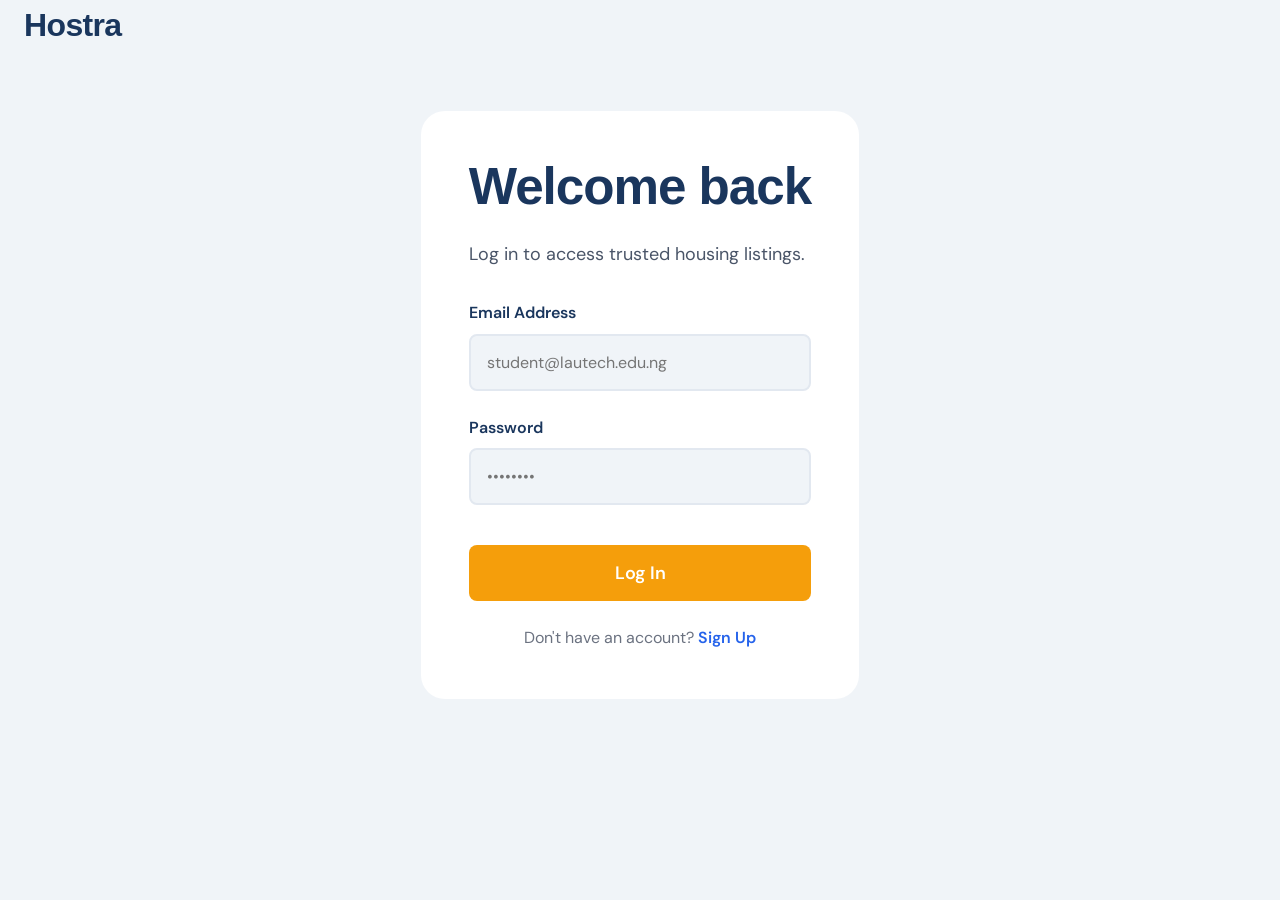
<file: frontend/login.html>
<!DOCTYPE html>
<html lang="en">
<head>
    <meta charset="UTF-8">
    <meta name="viewport" content="width=device-width, initial-scale=1.0">
    <title>Log In | Hostra</title>
    <link rel="stylesheet" href="css/style.css">
</head>
<body>
    <header class="container">
        <a href="index.html" class="logo">Hostra</a>
    </header>

    <main class="container">
        <div class="auth-container">
            <h2>Welcome back</h2>
            <p style="margin-bottom: 2rem;">Log in to access trusted housing listings.</p>
            
            <form id="loginForm" class="auth-form">
                <div class="error-message" id="errorMessage">Invalid email or password.</div>
                
                <div class="form-group">
                    <label for="email">Email Address</label>
                    <input type="email" id="email" required placeholder="student@lautech.edu.ng">
                </div>
                
                <div class="form-group">
                    <label for="password">Password</label>
                    <input type="password" id="password" required placeholder="••••••••">
                </div>
                
                <button type="submit" class="btn btn-yellow btn-submit" id="loginBtn">Log In</button>
                <div style="text-align: center; margin-top: 1.5rem;">
                    <span style="color: #6B7280;">Don't have an account?</span> <a href="signup.html" style="color: var(--campus-blue); font-weight: 600; text-decoration: none;">Sign Up</a>
                </div>
            </form>
        </div>
    </main>

    <script src="js/api.js"></script>
    <script>
        if (session.isAuthenticated()) {
            const role = session.getRole();
            window.location.href = role === 'landlord' ? 'landlord-dashboard.html' : 'student-dashboard.html';
        }

        document.getElementById('loginForm').addEventListener('submit', async (e) => {
            e.preventDefault();
            const email = document.getElementById('email').value;
            const password = document.getElementById('password').value;
            const btn = document.getElementById('loginBtn');
            const errorMsg = document.getElementById('errorMessage');

            btn.textContent = 'Logging in...';
            btn.disabled = true;
            errorMsg.style.display = 'none';

            try {
                const data = await api.login(email, password);
                if (data.success) {
                    session.set(data.token, data.email, data.role, data.name);
                    window.location.href = data.role === 'landlord' ? 'landlord-dashboard.html' : 'student-dashboard.html';
                }
            } catch (err) {
                errorMsg.style.display = 'block';
                errorMsg.textContent = 'Invalid email or password.';
            } finally {
                btn.textContent = 'Log In';
                btn.disabled = false;
            }
        });
    </script>
</body>
</html>
</file>
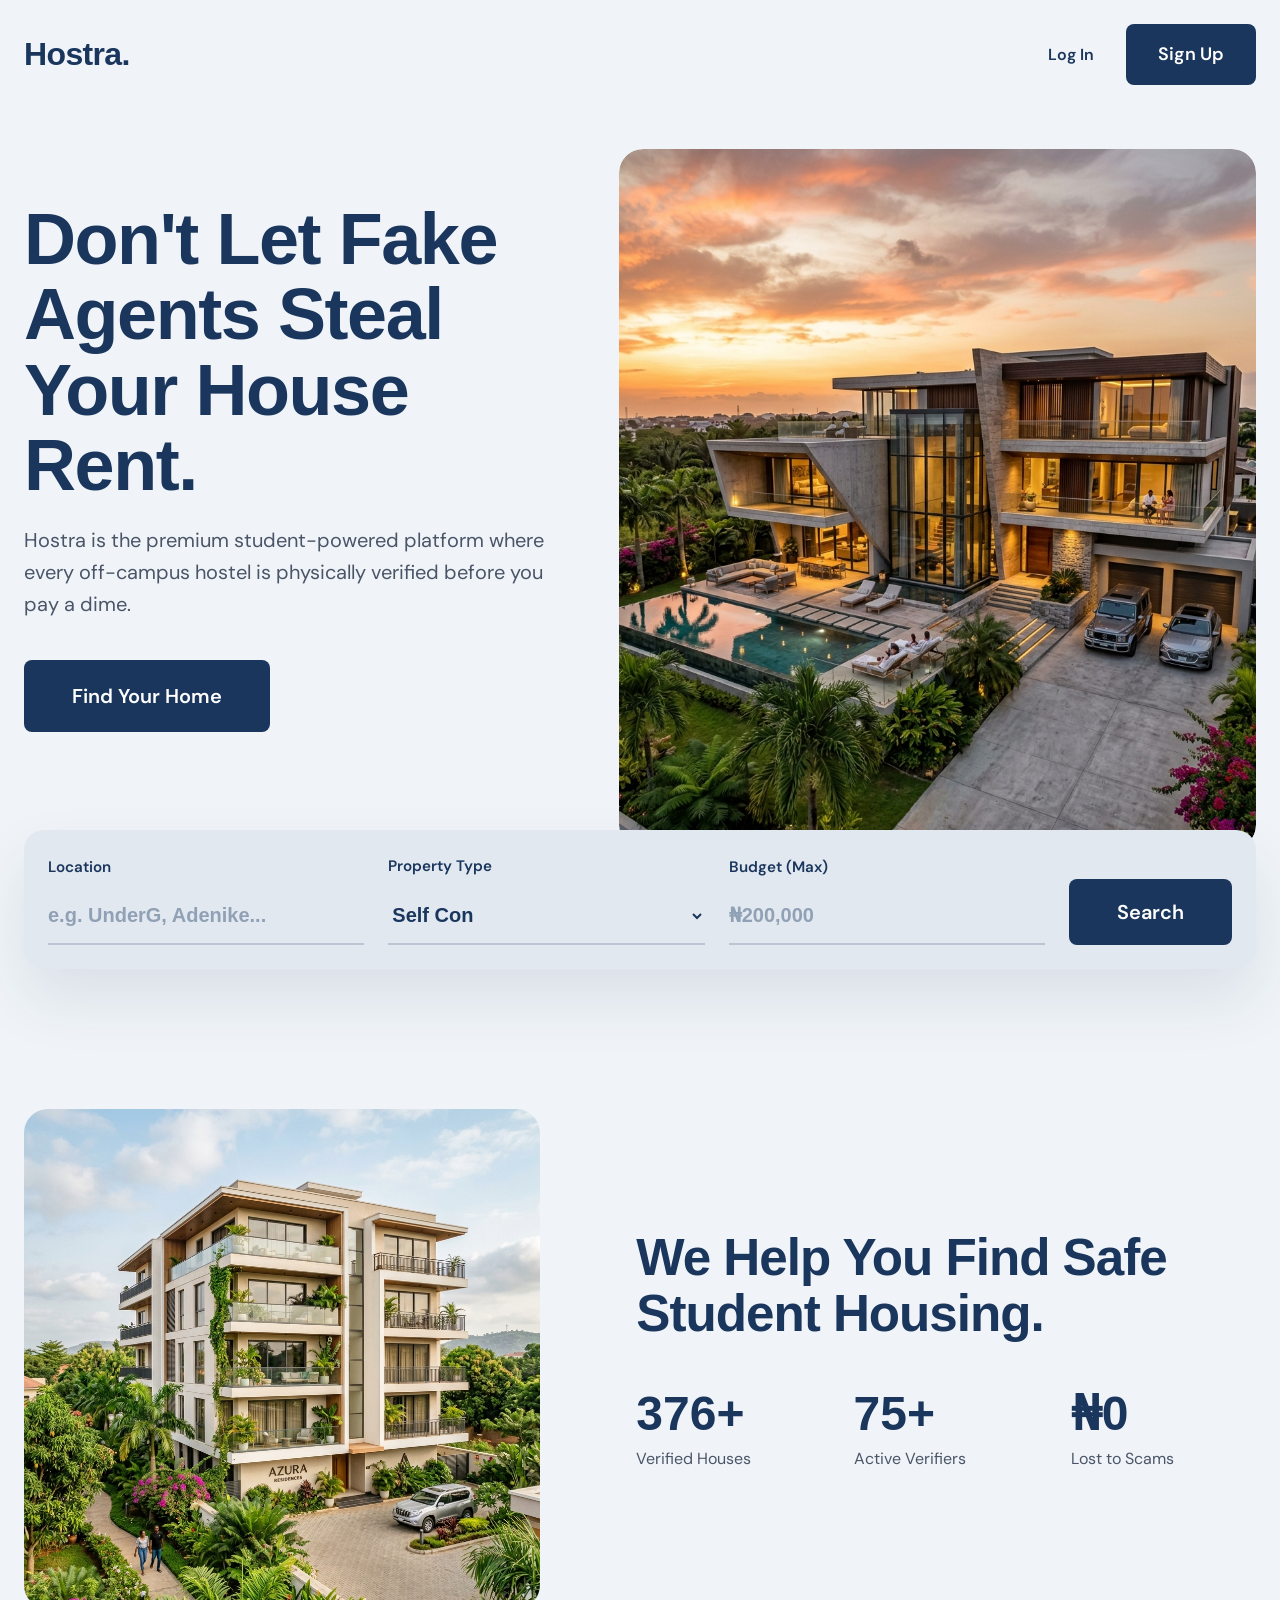
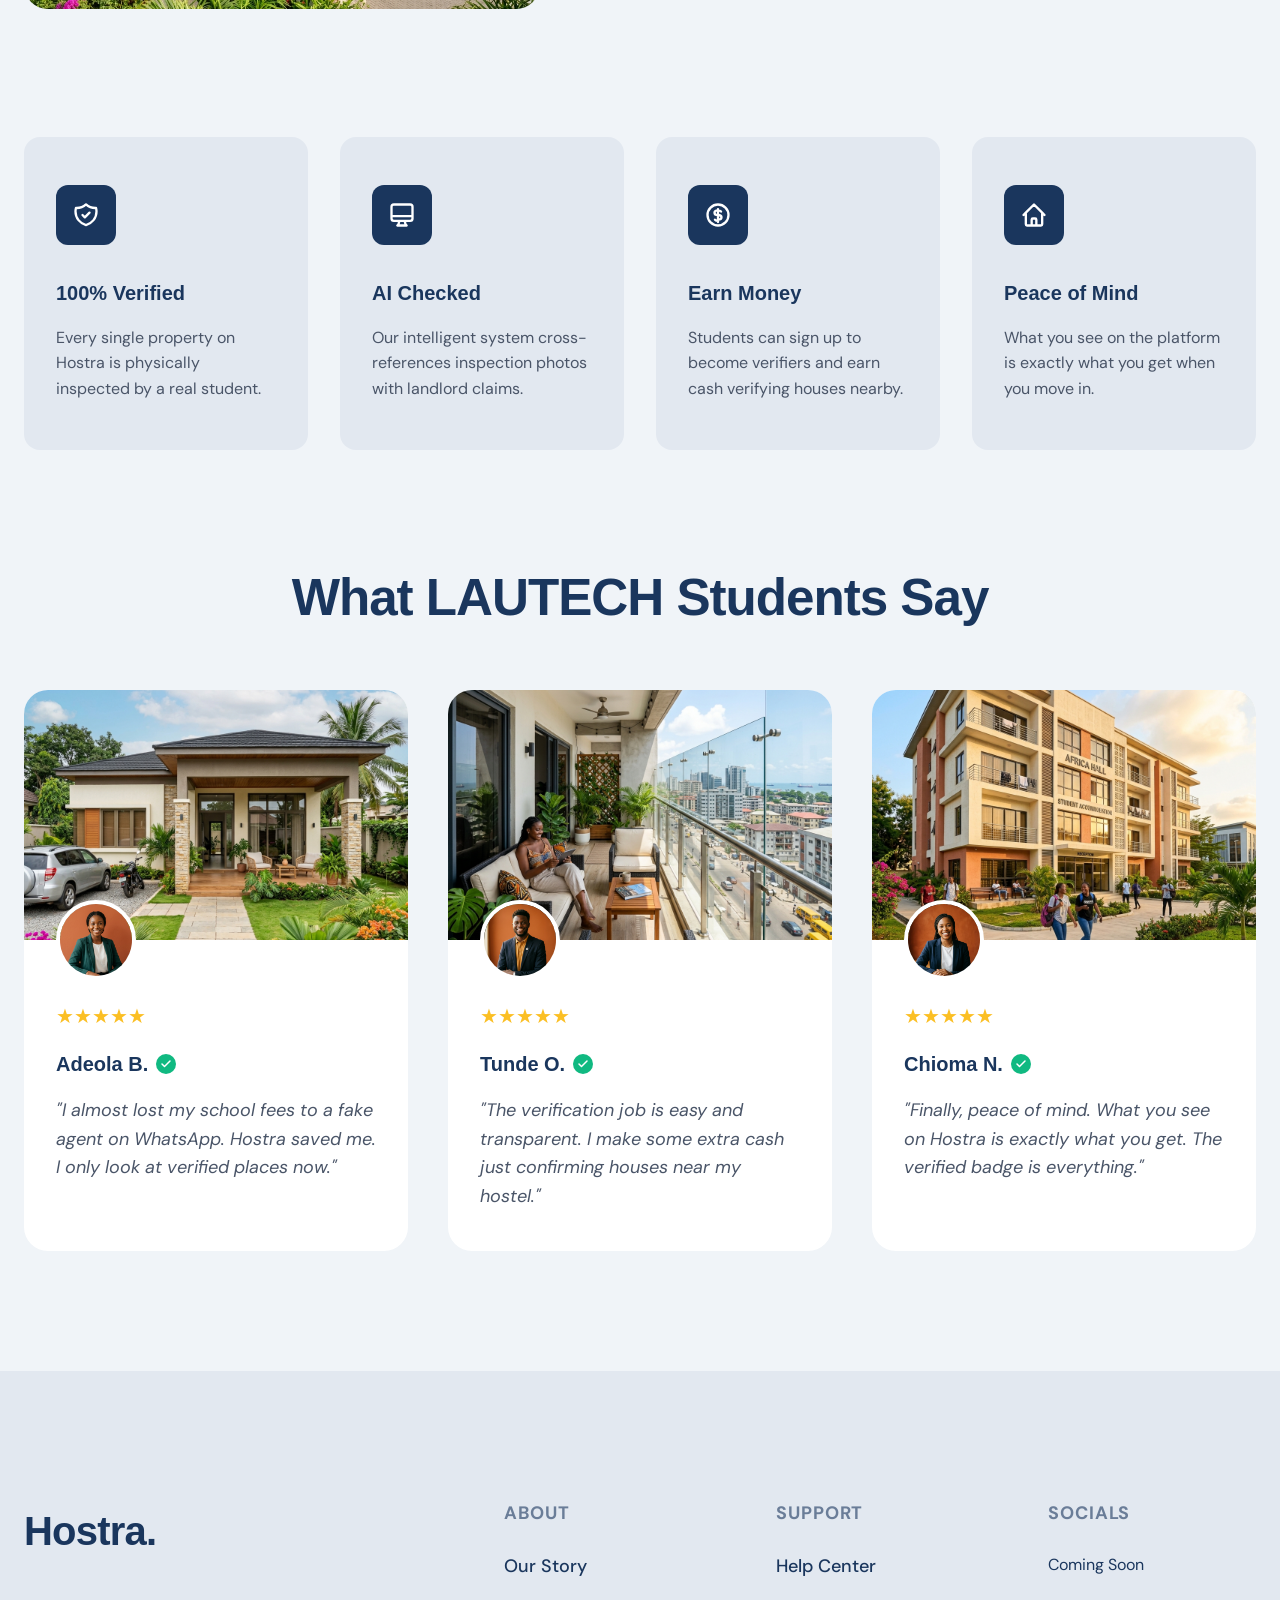
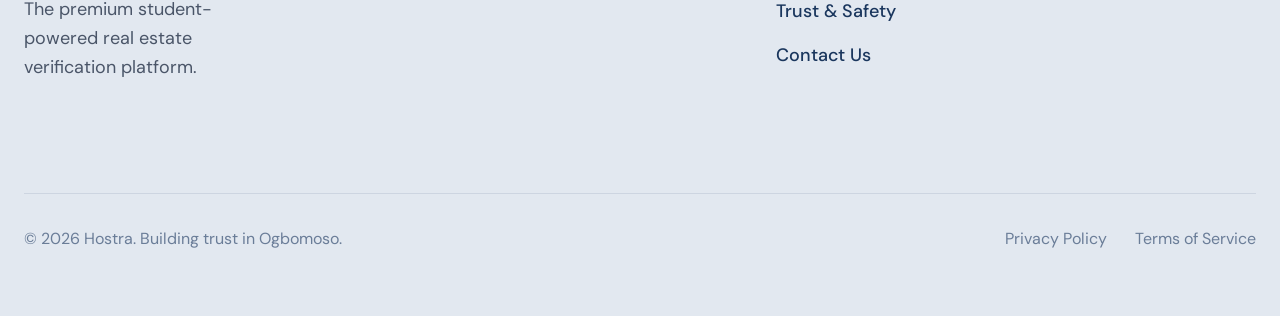
<file: frontend/profile.html>
<!DOCTYPE html>
<html lang="en">
<head>
    <meta charset="UTF-8">
    <meta name="viewport" content="width=device-width, initial-scale=1.0">
    <title>My Profile | Hostra</title>
    <link rel="stylesheet" href="css/style.css">
</head>
<body class="bg-light">
    <header class="dashboard-header">
        <div class="container">
            <a href="index.html" class="logo">Hostra</a>
            <div class="header-actions" id="dynamicNav">
                <a href="student-dashboard.html" id="navDashboard" class="btn-text">Dashboard</a>
                <button id="logoutBtn" class="btn btn-blue-outline">Log Out</button>
            </div>
        </div>
    </header>

    <main class="container dashboard-content" style="padding-top: 40px; gap: 40px; max-width: 600px; margin: 0 auto;">
        <div style="text-align: center;">
            <h2>My Profile</h2>
            <p>Manage your account details and verification status.</p>
        </div>

        <div id="loadingMsg" style="text-align: center; padding: 2rem; color: #6B7280;">Loading profile...</div>

        <div id="walletCard" class="bento-card" style="display: none; padding: 2rem; text-align: center; margin-bottom: 2rem;">
            <h3 style="margin-bottom: 1rem;">Wallet Balance</h3>
            <div style="font-size: 3rem; font-weight: 800; display: flex; align-items: center; justify-content: center; gap: 0.5rem; margin-bottom: 1.5rem; color: var(--verified-green);">
                <span style="font-size: 1.5rem; opacity: 0.8;">₦</span><span id="profileWalletBalance">0</span>
            </div>
            <a href="wallet.html" class="btn btn-blue-outline" style="text-decoration: none;">View Wallet History</a>
        </div>

        <div id="identityCard" class="bento-card" style="display: none; padding: 2rem; margin-bottom: 2rem; background: #F8FAFC; border: 1px solid #CBD5E1;">
            <h3 style="margin-bottom: 0.5rem; display: flex; align-items: center; gap: 0.5rem;">
                🛡️ Verifier Status
            </h3>
            <p style="font-size: 0.9rem; color: #475569; margin-bottom: 1rem;">Upload your LAUTECH Student ID to unlock the ability to verify houses and earn money.</p>
            
            <form id="idUploadForm">
                <div class="form-group" style="margin-bottom: 1rem;">
                    <input type="file" id="idImage" accept="image/*" required style="padding: 10px; background: white;">
                </div>
                <button type="submit" class="btn btn-dark" id="btnUploadId" style="width: 100%;">Upload ID Card</button>
                <div id="idStatusMsg" style="margin-top: 1rem; font-weight: 500; font-size: 0.9rem; text-align: center;"></div>
            </form>
        </div>

        <div id="profileContent" class="bento-card" style="display: none; padding: 2.5rem;">
            <div style="text-align: center; margin-bottom: 2rem;">
                <img id="profileAvatar" src="images/default_avatar.png" alt="Profile Image" style="width: 120px; height: 120px; border-radius: 50%; object-fit: cover; border: 4px solid white; box-shadow: 0 4px 12px rgba(0,0,0,0.1); background: #E5E7EB; margin-bottom: 1rem;">
                <div>
                    <input type="file" id="pfpUpload" accept="image/*" style="display: none;">
                    <button class="btn btn-blue-outline" onclick="document.getElementById('pfpUpload').click()" style="padding: 0.5rem 1rem; font-size: 0.85rem;">Change Picture</button>
                </div>
                <p id="pfpStatusMsg" style="font-size: 0.85rem; margin-top: 0.5rem; color: #4B5563;"></p>
            </div>
            <h3 style="margin-bottom: 2rem; border-bottom: 1px solid #E5E7EB; padding-bottom: 1rem;">Account Details</h3>
            
            <div style="margin-bottom: 1.5rem; display: flex; justify-content: space-between; border-bottom: 1px solid #F3F4F6; padding-bottom: 1rem;">
                <span style="font-weight: 600; color: #4B5563;">Name</span>
                <span id="profileName" style="color: #111827; font-weight: 500;"></span>
            </div>
            <div style="margin-bottom: 1.5rem; display: flex; justify-content: space-between; border-bottom: 1px solid #F3F4F6; padding-bottom: 1rem;">
                <span style="font-weight: 600; color: #4B5563;">Email</span>
                <span id="profileEmail" style="color: #111827; font-weight: 500;"></span>
            </div>
            <div style="margin-bottom: 2rem; display: flex; justify-content: space-between; border-bottom: 1px solid #F3F4F6; padding-bottom: 1rem;">
                <span style="font-weight: 600; color: #4B5563;">Role</span>
                <span id="profileRole" style="text-transform: capitalize; color: #111827; font-weight: 500;"></span>
            </div>

            <form id="profileForm">
                <div class="form-group">
                    <label for="profileArea">Area</label>
                    <input type="text" id="profileArea" placeholder="e.g. UnderG">
                </div>
                
                <div id="statusMsg" style="margin-bottom: 1rem; font-weight: 500; font-size: 0.9rem; text-align: center;"></div>
                
                <button type="submit" class="btn btn-yellow" style="width: 100%;">Save Changes</button>
            </form>
        </div>
    </main>

    <script src="js/api.js"></script>
    <script>
        document.addEventListener('DOMContentLoaded', () => {
            if (!session.isAuthenticated()) {
                window.location.href = 'index.html';
                return;
            }

            const role = session.getRole();
            const navDashboard = document.getElementById('navDashboard');
            if (role === 'landlord') {
                navDashboard.href = 'landlord-dashboard.html';
            }

            document.getElementById('logoutBtn').addEventListener('click', async () => {
                try { await api.logout(); } catch (err) {}
                session.clear();
                window.location.href = 'index.html';
            });

            document.getElementById('pfpUpload').addEventListener('change', async (e) => {
                const file = e.target.files[0];
                if (!file) return;
                
                const formData = new FormData();
                formData.append('image', file);
                
                document.getElementById('pfpStatusMsg').textContent = 'Uploading...';
                document.getElementById('pfpStatusMsg').style.color = '#4B5563';
                
                try {
                    const res = await api.uploadProfilePicture(formData);
                    document.getElementById('profileAvatar').src = API_BASE_URL + res.profile_picture;
                    document.getElementById('pfpStatusMsg').textContent = 'Picture updated!';
                    document.getElementById('pfpStatusMsg').style.color = 'var(--verified-green)';
                    setTimeout(() => { document.getElementById('pfpStatusMsg').textContent = ''; }, 3000);
                } catch (err) {
                    document.getElementById('pfpStatusMsg').textContent = 'Failed to upload picture.';
                    document.getElementById('pfpStatusMsg').style.color = '#EF4444';
                }
            });

            loadProfile();
        });

        async function loadProfile() {
            try {
                const data = await api.getUserProfile();
                document.getElementById('loadingMsg').style.display = 'none';
                document.getElementById('profileContent').style.display = 'block';
                
                document.getElementById('profileName').textContent = data.name;
                document.getElementById('profileEmail').textContent = data.email;
                document.getElementById('profileRole').textContent = data.role;
                document.getElementById('profileArea').value = data.area || '';
                
                if (data.profile_picture) {
                    document.getElementById('profileAvatar').src = API_BASE_URL + data.profile_picture;
                }

                if (data.role === 'student') {
                    document.getElementById('walletCard').style.display = 'block';
                    document.getElementById('profileWalletBalance').textContent = (data.wallet_balance || 0).toLocaleString();
                    
                    if (!data.is_id_verified) {
                        document.getElementById('identityCard').style.display = 'block';
                    }
                }

            } catch (err) {
                console.error(err);
                document.getElementById('loadingMsg').textContent = 'Failed to load profile data.';
                document.getElementById('loadingMsg').style.color = 'red';
            }
        }

        document.getElementById('profileForm').addEventListener('submit', async (e) => {
            e.preventDefault();
            const statusMsg = document.getElementById('statusMsg');
            const newArea = document.getElementById('profileArea').value;
            
            statusMsg.textContent = 'Saving...';
            statusMsg.style.color = '#4B5563';

            try {
                const data = await api.updateUserProfile(newArea);
                if (data.success) {
                    statusMsg.textContent = 'Profile updated successfully!';
                    statusMsg.style.color = 'var(--verified-green)';
                    setTimeout(() => { statusMsg.textContent = ''; }, 3000);
                }
            } catch (err) {
                console.error(err);
                statusMsg.textContent = 'Failed to update profile. Try again.';
                statusMsg.style.color = '#EF4444';
            }
        });

        document.getElementById('idUploadForm')?.addEventListener('submit', async (e) => {
            e.preventDefault();
            const btn = document.getElementById('btnUploadId');
            const statusMsg = document.getElementById('idStatusMsg');
            
            btn.disabled = true;
            btn.innerText = 'Uploading...';
            statusMsg.textContent = '';

            const formData = new FormData();
            formData.append('id_image', document.getElementById('idImage').files[0]);

            try {
                await api.uploadStudentID(formData);
                statusMsg.textContent = 'ID Card uploaded successfully! You can now verify properties.';
                statusMsg.style.color = 'var(--verified-green)';
                btn.style.display = 'none';
            } catch (err) {
                statusMsg.textContent = 'Failed to upload ID. Try again.';
                statusMsg.style.color = '#EF4444';
                btn.disabled = false;
                btn.innerText = 'Upload ID Card';
            }
        });
    </script>
</body>
</html>
</file>
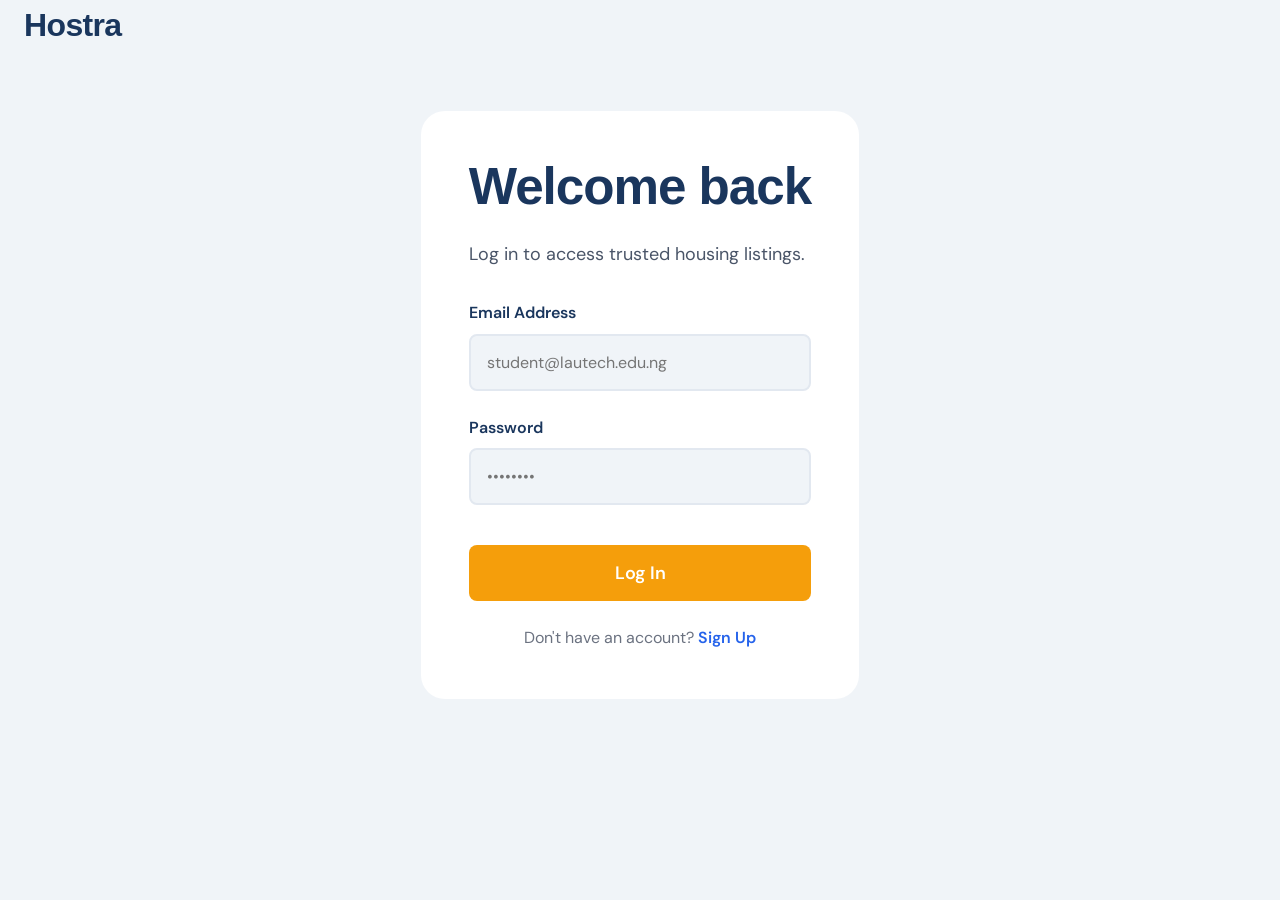
<file: frontend/reviews.html>
<!DOCTYPE html>
<html lang="en">
<head>
    <meta charset="UTF-8">
    <meta name="viewport" content="width=device-width, initial-scale=1.0">
    <title>Voice Reviews - Hostra</title>
    <link rel="stylesheet" href="css/style.css">
    <style>
        .sentiment-badge {
            display: inline-block;
            padding: 4px 12px;
            border-radius: 999px;
            font-size: 0.875rem;
            font-weight: 700;
            margin-bottom: 1rem;
            text-transform: uppercase;
            letter-spacing: 0.05em;
        }
        .sentiment-positive { background-color: rgba(16, 185, 129, 0.1); color: var(--verified-green); }
        .sentiment-negative { background-color: rgba(239, 68, 68, 0.1); color: #EF4444; }
        .sentiment-neutral { background-color: rgba(245, 158, 11, 0.1); color: #F59E0B; }
        
        .review-text {
            color: #4A5568;
            font-size: 1rem;
            line-height: 1.6;
            font-style: italic;
            margin: 1rem 0;
        }
        .review-summary {
            font-size: 1.125rem;
            font-weight: 600;
            color: var(--text-heavy);
        }
        .date-stamp {
            font-size: 0.85rem;
            color: #A0AEC0;
        }
        .btn-record {
            background-color: #EF4444;
            color: white;
            border: none;
            padding: 1rem 2rem;
            border-radius: 8px;
            font-weight: 600;
            cursor: pointer;
            transition: all 0.2s;
        }
        .btn-record.recording {
            animation: pulse 1.5s infinite;
        }
        @keyframes pulse {
            0% { box-shadow: 0 0 0 0 rgba(239, 68, 68, 0.7); }
            70% { box-shadow: 0 0 0 10px rgba(239, 68, 68, 0); }
            100% { box-shadow: 0 0 0 0 rgba(239, 68, 68, 0); }
        }
    </style>
</head>
<body>

    <header class="dashboard-header">
        <div class="container">
            <a href="index.html" class="logo">Hostra.</a>
            <div class="header-actions">
                <a href="student-dashboard.html" class="btn-text">Dashboard</a>
                <button id="logoutBtn" class="btn btn-blue-outline">Log Out</button>
            </div>
        </div>
    </header>

    <main class="container dashboard-content" style="padding-top: 40px; gap: 40px;">
        <div style="text-align: center;">
            <h2>Property Reviews</h2>
            <p>Listen to what other students have to say</p>
        </div>

        <div class="bento-card" id="overall-summary-block">
            <h3>Overall Sentiment</h3>
            <p id="overall-text" style="color: var(--text-heavy); font-weight: 500; font-size: 1.25rem;">Loading overall summary...</p>
        </div>

        <div class="bento-card">
            <h3>Leave a Review</h3>
            <p>Type your review or use your voice to record it.</p>
            <div class="form-group">
                <textarea id="review-text" placeholder="I loved living here..." style="min-height: 120px; width: 100%;"></textarea>
            </div>
            <div style="display: flex; gap: 1rem; align-items: center;">
                <button class="btn-record" id="btn-record">🎤 Record Voice Note</button>
                <button class="btn btn-yellow" id="btn-submit">Submit Review</button>
            </div>
            <p id="record-status" style="margin-top: 1rem; font-weight: 600;"></p>
        </div>

        <div>
            <h3 style="margin-bottom: 2rem;">Past Reviews</h3>
            <div id="reviews-list" style="display: flex; flex-direction: column; gap: 1.5rem;">
                <div style="color: #6B7280;">Loading reviews...</div>
            </div>
        </div>
    </main>

    <script src="js/api.js"></script>
    <script>
        if (!session.isAuthenticated() || session.getRole() !== 'student') {
            window.location.href = 'login.html';
        }

        document.getElementById('logoutBtn').addEventListener('click', async () => {
            try { await api.logout(); } catch (err) {}
            session.clear();
            window.location.href = 'index.html';
        });

        const urlParams = new URLSearchParams(window.location.search);
        const listingId = urlParams.get('listing_id') || 1;

        const overallText = document.getElementById('overall-text');
        const reviewsList = document.getElementById('reviews-list');
        const btnRecord = document.getElementById('btn-record');
        const btnSubmit = document.getElementById('btn-submit');
        const reviewTextArea = document.getElementById('review-text');
        const recordStatus = document.getElementById('record-status');

        let recognition;
        let isRecording = false;

        if ('webkitSpeechRecognition' in window) {
            recognition = new webkitSpeechRecognition();
            recognition.continuous = true;
            recognition.interimResults = true;

            recognition.onstart = function() {
                isRecording = true;
                btnRecord.classList.add('recording');
                btnRecord.innerText = '⏹ Stop Recording';
                recordStatus.innerText = 'Listening...';
                recordStatus.style.color = '#F59E0B';
            };

            recognition.onresult = function(event) {
                let finalTranscript = '';
                for (let i = event.resultIndex; i < event.results.length; ++i) {
                    if (event.results[i].isFinal) {
                        finalTranscript += event.results[i][0].transcript;
                    }
                }
                if (finalTranscript) {
                    const currentVal = reviewTextArea.value;
                    reviewTextArea.value = currentVal ? currentVal + ' ' + finalTranscript : finalTranscript;
                }
            };

            recognition.onerror = function(event) {
                console.error('Speech recognition error', event.error);
                recordStatus.innerText = 'Error recognizing speech: ' + event.error;
                recordStatus.style.color = '#EF4444';
                stopRecording();
            };

            recognition.onend = function() {
                stopRecording();
            };
        } else {
            btnRecord.style.display = 'none';
            recordStatus.innerText = 'Voice recording not supported in this browser.';
            recordStatus.style.color = '#EF4444';
        }

        function toggleRecording() {
            if (!recognition) return;
            if (isRecording) {
                recognition.stop();
            } else {
                recognition.start();
            }
        }

        function stopRecording() {
            isRecording = false;
            btnRecord.classList.remove('recording');
            btnRecord.innerText = '🎤 Record Voice Note';
            if (recordStatus.innerText === 'Listening...') {
                recordStatus.innerText = 'Recording stopped.';
                recordStatus.style.color = '#6B7280';
            }
        }

        btnRecord.addEventListener('click', toggleRecording);

        async function loadReviews() {
            try {
                const data = await api.getReviews(listingId);
                overallText.innerText = data.overall_summary;
                
                reviewsList.innerHTML = '';
                if (!data.reviews || data.reviews.length === 0) {
                    reviewsList.innerHTML = '<p style="color: #6B7280">No reviews yet.</p>';
                    return;
                }

                data.reviews.forEach(review => {
                    const card = document.createElement('div');
                    card.className = 'bento-card';
                    card.style.padding = '1.5rem';
                    
                    let sentimentClass = 'sentiment-neutral';
                    if (review.sentiment && review.sentiment.toLowerCase() === 'positive') sentimentClass = 'sentiment-positive';
                    if (review.sentiment && review.sentiment.toLowerCase() === 'negative') sentimentClass = 'sentiment-negative';

                    card.innerHTML = `
                        <span class="sentiment-badge ${sentimentClass}">${review.sentiment || 'neutral'}</span>
                        <div class="review-summary">${review.gemma_summary || 'No summary available'}</div>
                        <div class="review-text">"${review.transcribed_text}"</div>
                        <span class="date-stamp">${new Date(review.timestamp).toLocaleDateString()}</span>
                    `;
                    reviewsList.appendChild(card);
                });
            } catch (e) {
                overallText.innerText = 'Failed to load overall summary.';
                reviewsList.innerHTML = '<p style="color: #EF4444">Failed to load reviews.</p>';
                console.error(e);
            }
        }

        btnSubmit.addEventListener('click', async () => {
            const text = reviewTextArea.value.trim();
            if (!text) {
                alert('Please enter a review or record a voice note.');
                return;
            }

            btnSubmit.disabled = true;
            btnSubmit.innerText = 'Submitting...';

            try {
                await api.submitReview(listingId, text);

                reviewTextArea.value = '';
                recordStatus.innerText = 'Review submitted successfully!';
                recordStatus.style.color = 'var(--verified-green)';
                setTimeout(() => recordStatus.innerText = '', 3000);
                
                loadReviews();
            } catch (e) {
                alert(e.message);
                console.error(e);
            } finally {
                btnSubmit.disabled = false;
                btnSubmit.innerText = 'Submit Review';
            }
        });

        loadReviews();
    </script>
</body>
</html>
</file>
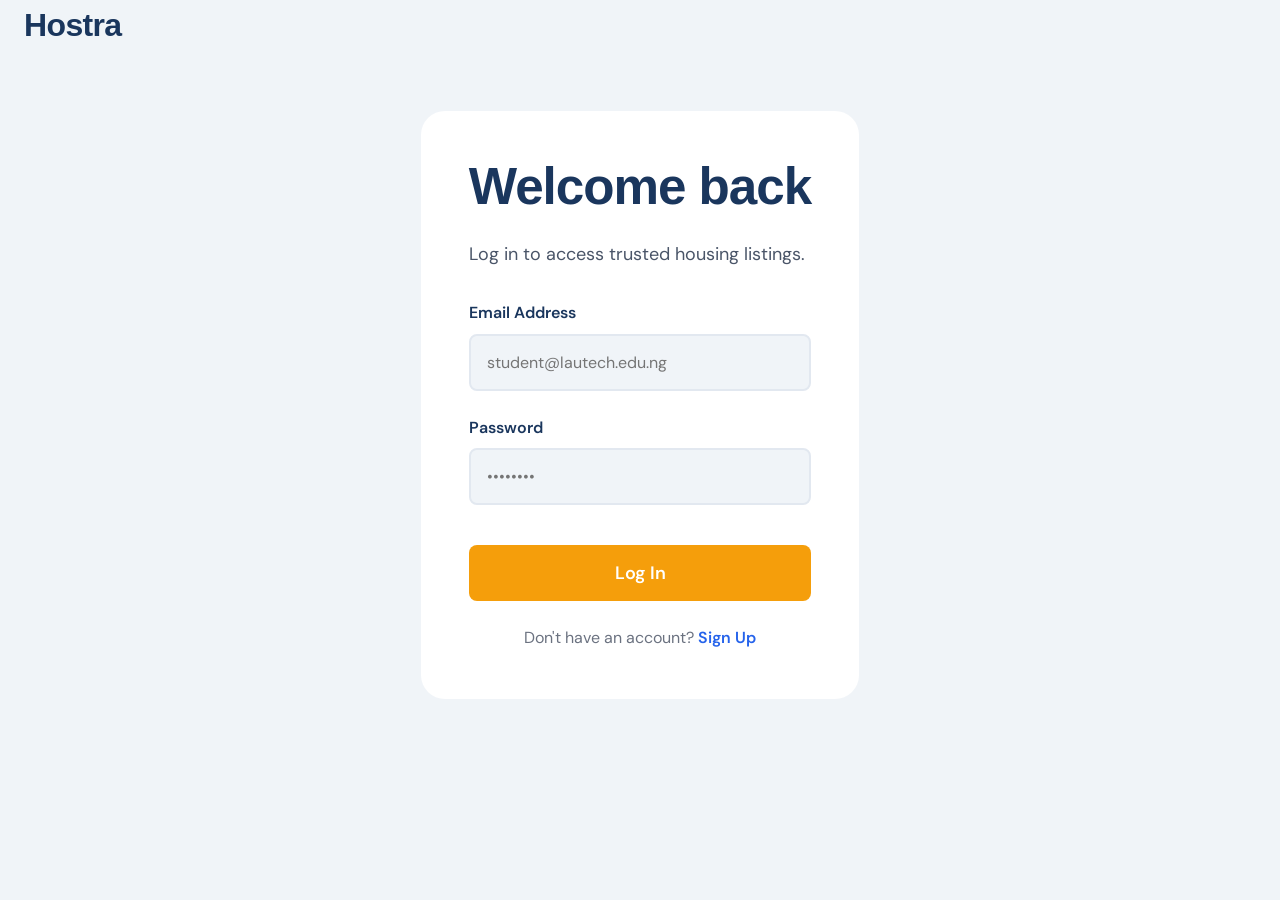
<file: frontend/roommate.html>
<!DOCTYPE html>
<html lang="en">
<head>
    <meta charset="UTF-8">
    <meta name="viewport" content="width=device-width, initial-scale=1.0">
    <title>Roommate Match - Hostra</title>
    <link rel="stylesheet" href="css/style.css">
    <style>
        .btn-record {
            background-color: #EF4444;
            color: white;
            border: none;
            padding: 1rem 2rem;
            border-radius: 8px;
            font-weight: 600;
            cursor: pointer;
            transition: all 0.2s;
        }
        .btn-record.recording {
            animation: pulse 1.5s infinite;
        }
        @keyframes pulse {
            0% { box-shadow: 0 0 0 0 rgba(239, 68, 68, 0.7); }
            70% { box-shadow: 0 0 0 10px rgba(239, 68, 68, 0); }
            100% { box-shadow: 0 0 0 0 rgba(239, 68, 68, 0); }
        }
        
        .match-header {
            display: flex;
            justify-content: space-between;
            align-items: center;
            border-bottom: 1px solid #E5E7EB;
            padding-bottom: 1rem;
            margin-bottom: 1rem;
        }
        .match-name {
            font-size: 1.5rem;
            font-family: 'Clash Display', sans-serif;
            font-weight: 700;
            color: var(--text-heavy);
        }
        .match-score {
            background-color: rgba(16, 185, 129, 0.1);
            color: var(--verified-green);
            padding: 4px 12px;
            border-radius: 999px;
            font-size: 0.875rem;
            font-weight: 700;
            text-transform: uppercase;
        }
        .match-reason {
            color: var(--verified-green);
            font-size: 1rem;
            font-weight: 600;
            margin-bottom: 0.5rem;
        }
        .match-summary {
            color: #4A5568;
            font-style: italic;
            font-size: 1rem;
            margin-bottom: 1rem;
        }
        .traits-badge-container {
            display: flex;
            gap: 0.5rem;
            flex-wrap: wrap;
        }
        .trait-badge {
            background-color: var(--bg-cream);
            color: #4A5568;
            font-size: 0.8rem;
            font-weight: 600;
            padding: 4px 8px;
            border-radius: 6px;
            border: 1px solid #E5E7EB;
        }
    </style>
</head>
<body>

    <header class="dashboard-header">
        <div class="container">
            <a href="index.html" class="logo">Hostra.</a>
            <div class="header-actions">
                <a href="student-dashboard.html" class="btn-text">Dashboard</a>
                <a href="wallet.html" class="btn-text">Wallet</a>
                <button id="logoutBtn" class="btn btn-blue-outline">Log Out</button>
            </div>
        </div>
    </header>

    <main class="container dashboard-content" style="padding-top: 40px; gap: 40px;">
        <div style="text-align: center;">
            <h2>Roommate Match</h2>
            <p>Find your perfect off-campus roommate before house hunting!</p>
        </div>

        <div class="bento-card">
            <h3>Your Lifestyle Profile</h3>
            <p>Describe your sleep schedule, noise tolerance, and how clean you like to keep things. Type it out or record a voice note!</p>
            <div class="form-group">
                <textarea id="profile-text" placeholder="I'm a night owl, I don't mind noise, and I keep common areas pretty tidy..." style="min-height: 120px; width: 100%;"></textarea>
            </div>
            <div style="display: flex; gap: 1rem; align-items: center;">
                <button class="btn-record" id="btn-record">🎤 Record Voice Note</button>
                <button class="btn btn-yellow" id="btn-submit">Update Profile</button>
            </div>
            <p id="record-status" style="margin-top: 1rem; font-weight: 600;"></p>
        </div>

        <div>
            <h3 style="margin-bottom: 2rem;">Your Top Matches</h3>
            <div id="matches-list" style="display: flex; flex-direction: column; gap: 1.5rem;">
                <div style="color: #6B7280;">Update your profile to see matches...</div>
            </div>
        </div>
    </main>

    <script src="js/api.js"></script>
    <script>
        // Ensure user is logged in
        if (!session.isAuthenticated() || session.getRole() !== 'student') {
            window.location.href = 'login.html';
        }

        // Logout logic
        document.getElementById('logoutBtn').addEventListener('click', async () => {
            try { await api.logout(); } catch (err) {}
            session.clear();
            window.location.href = 'index.html';
        });

        const matchesList = document.getElementById('matches-list');
        const btnRecord = document.getElementById('btn-record');
        const btnSubmit = document.getElementById('btn-submit');
        const profileTextArea = document.getElementById('profile-text');
        const recordStatus = document.getElementById('record-status');

        let recognition;
        let isRecording = false;

        // Voice recognition setup
        if ('webkitSpeechRecognition' in window) {
            recognition = new webkitSpeechRecognition();
            recognition.continuous = true;
            recognition.interimResults = true;

            recognition.onstart = function() {
                isRecording = true;
                btnRecord.classList.add('recording');
                btnRecord.innerText = '⏹ Stop Recording';
                recordStatus.innerText = 'Listening...';
                recordStatus.style.color = '#F59E0B';
            };

            recognition.onresult = function(event) {
                let finalTranscript = '';
                for (let i = event.resultIndex; i < event.results.length; ++i) {
                    if (event.results[i].isFinal) {
                        finalTranscript += event.results[i][0].transcript;
                    }
                }
                if (finalTranscript) {
                    const currentVal = profileTextArea.value;
                    profileTextArea.value = currentVal ? currentVal + ' ' + finalTranscript : finalTranscript;
                }
            };

            recognition.onerror = function(event) {
                console.error('Speech recognition error', event.error);
                recordStatus.innerText = 'Error recognizing speech: ' + event.error;
                recordStatus.style.color = '#EF4444';
                stopRecording();
            };

            recognition.onend = function() {
                stopRecording();
            };
        } else {
            btnRecord.style.display = 'none';
            recordStatus.innerText = 'Voice recording not supported in this browser.';
            recordStatus.style.color = '#EF4444';
        }

        function toggleRecording() {
            if (!recognition) return;
            if (isRecording) {
                recognition.stop();
            } else {
                recognition.start();
            }
        }

        function stopRecording() {
            isRecording = false;
            btnRecord.classList.remove('recording');
            btnRecord.innerText = '🎤 Record Voice Note';
            if (recordStatus.innerText === 'Listening...') {
                recordStatus.innerText = 'Recording stopped.';
                recordStatus.style.color = '#6B7280';
            }
        }

        btnRecord.addEventListener('click', toggleRecording);

        // THE NEW FUNCTION TO SEND A ROOMMATE REQUEST
        async function handleRoommateRequest(roommateId, btnElement) {
            btnElement.disabled = true;
            btnElement.innerText = "Sending Request...";

            try {
                // Call the new API we just created in api.js
                await api.sendRoommateRequest(roommateId);
                btnElement.innerText = "Request Sent ✅";
                btnElement.style.backgroundColor = "var(--verified-green)";
                btnElement.style.color = "white";
                btnElement.style.borderColor = "var(--verified-green)";
            } catch (err) {
                alert("Failed to send request.");
                btnElement.disabled = false;
                btnElement.innerText = "Send Roommate Request";
            }
        }

        // LOAD AND DISPLAY MATCHES
        async function loadMatches() {
            try {
                const data = await api.getRoommateMatches();
                matchesList.innerHTML = '';
                
                if (!data.matches || data.matches.length === 0) {
                    matchesList.innerHTML = '<p style="color: #6B7280">No matches found yet. Try updating your profile or check back later!</p>';
                    return;
                }

                data.matches.forEach(match => {
                    const card = document.createElement('div');
                    card.className = 'bento-card';
                    card.style.padding = '2rem';
                    
                    card.innerHTML = `
                        <div class="match-header">
                            <div class="match-name">${match.name}</div>
                            <div class="match-score">${match.score}/3 Match</div>
                        </div>
                        <div class="match-reason">${match.reason}</div>
                        <div class="match-summary">"${match.summary}"</div>
                        <div class="traits-badge-container" style="margin-bottom: 1.5rem;">
                            <span class="trait-badge">Sleep: ${match.traits.sleep_schedule || 'Unknown'}</span>
                            <span class="trait-badge">Noise: ${match.traits.noise_tolerance || 'Unknown'}</span>
                            <span class="trait-badge">Clean: ${match.traits.cleanliness || 'Unknown'}</span>
                        </div>
                        <button class="btn btn-blue-outline roommate-req-btn" style="width: 100%;">Send Roommate Request</button>
                    `;

                    // Attach the event listener dynamically to the correct function!
                    const inviteBtn = card.querySelector('.roommate-req-btn');
                    inviteBtn.addEventListener('click', () => handleRoommateRequest(match.id, inviteBtn));

                    matchesList.appendChild(card);
                });
            } catch (e) {
                matchesList.innerHTML = '<p style="color: #EF4444">Failed to load matches.</p>';
                console.error(e);
            }
        }

        // SUBMIT PROFILE BUTTON LOGIC
        btnSubmit.addEventListener('click', async () => {
            const text = profileTextArea.value.trim();
            if (!text) {
                alert('Please tell us about your lifestyle.');
                return;
            }

            btnSubmit.disabled = true;
            btnSubmit.innerText = 'Analyzing...';
            recordStatus.innerText = '';

            try {
                await api.submitRoommateProfile(text);
                
                recordStatus.innerText = 'Profile saved! AI extracted your traits successfully.';
                recordStatus.style.color = 'var(--verified-green)';
                
                matchesList.innerHTML = '<div style="color: #6B7280">Finding your best matches...</div>';
                setTimeout(loadMatches, 1000);
            } catch (e) {
                alert(e.message);
                console.error(e);
            } finally {
                btnSubmit.disabled = false;
                btnSubmit.innerText = 'Update Profile';
            }
        });

        // Initially load matches if the user already has a profile
        loadMatches();
    </script>
</body>
</html>
</file>
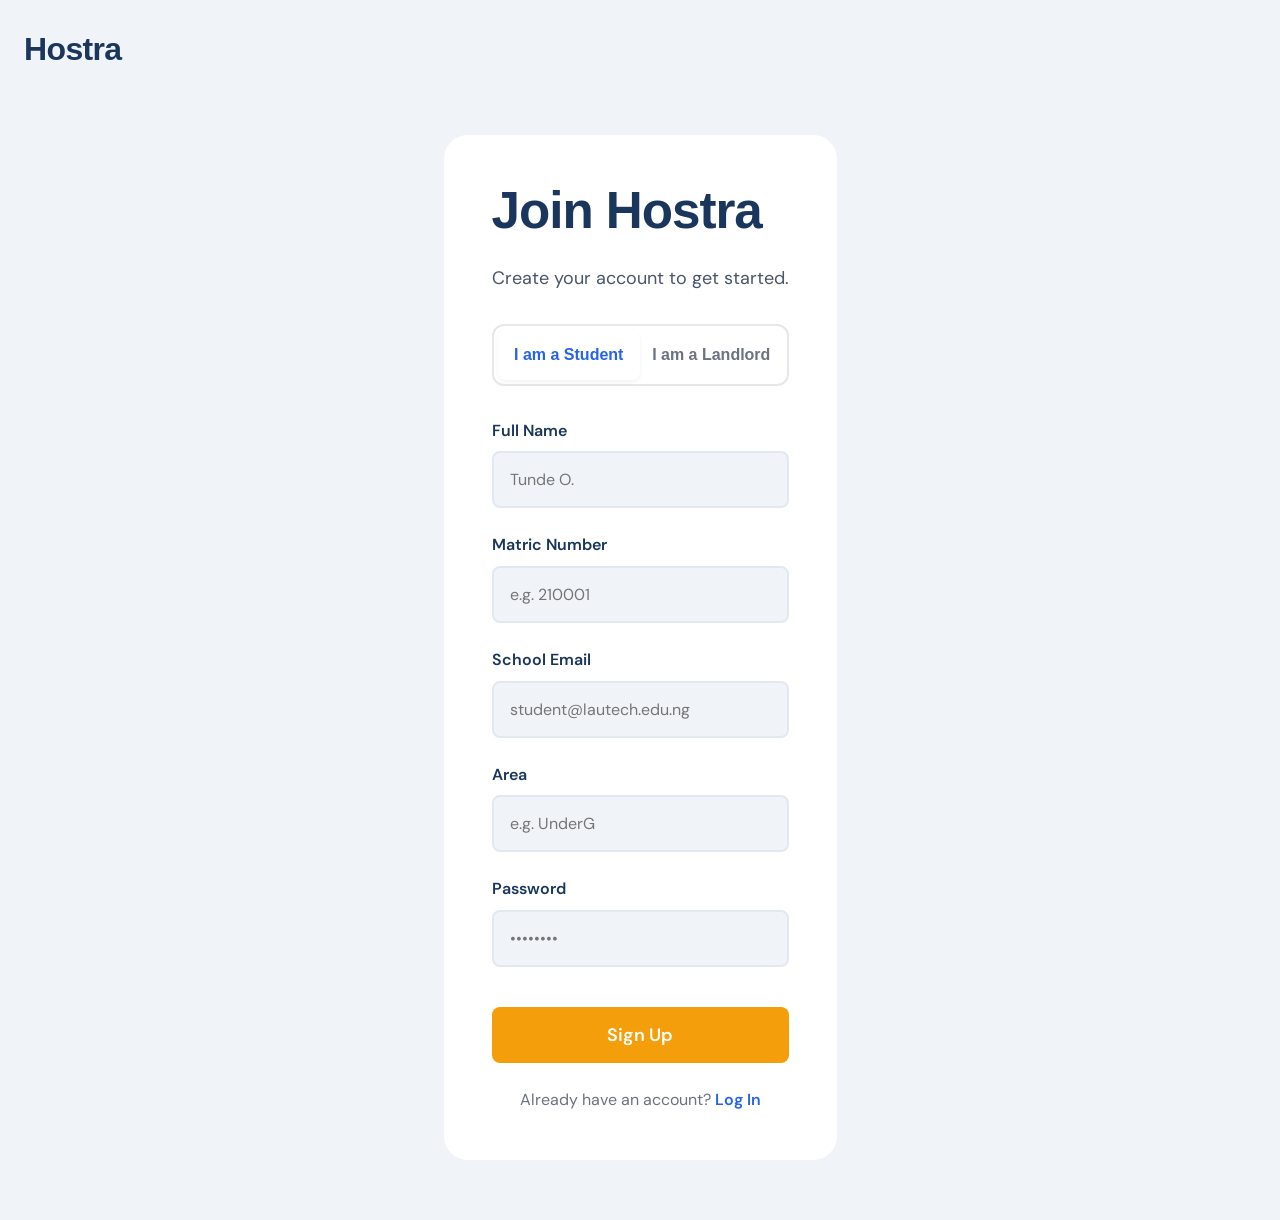
<file: frontend/signup.html>
<!DOCTYPE html>
<html lang="en">
<head>
    <meta charset="UTF-8">
    <meta name="viewport" content="width=device-width, initial-scale=1.0">
    <title>Sign Up | Hostra</title>
    <link rel="stylesheet" href="css/style.css">
    <style>
        .role-toggle {
            display: flex;
            background: var(--bg-main);
            border-radius: 12px;
            padding: 4px;
            margin-bottom: 2rem;
            border: 2px solid #E5E7EB;
        }
        .role-btn {
            flex: 1;
            padding: 0.75rem;
            text-align: center;
            font-family: 'Outfit', sans-serif;
            font-weight: 600;
            cursor: pointer;
            border-radius: 8px;
            color: #6B7280;
            transition: all 0.2s ease;
        }
        .role-btn.active {
            background: white;
            color: var(--campus-blue);
            box-shadow: 0 2px 4px rgba(0,0,0,0.05);
        }
        .conditional-field {
            display: none;
        }
        .conditional-field.active {
            display: flex;
        }
    </style>
</head>
<body>
    <header class="container" style="padding-top: 24px;">
        <a href="index.html" class="logo">Hostra</a>
    </header>

    <main class="container">
        <div class="auth-container">
            <h2>Join Hostra</h2>
            <p style="margin-bottom: 2rem;">Create your account to get started.</p>
            
            <div class="role-toggle">
                <div class="role-btn active" id="btnStudent" onclick="setRole('student')">I am a Student</div>
                <div class="role-btn" id="btnLandlord" onclick="setRole('landlord')">I am a Landlord</div>
            </div>

            <form id="signupForm" class="auth-form">
                <div class="error-message" id="errorMessage">Sign up failed.</div>
                
                <div class="form-group">
                    <label for="fullName">Full Name</label>
                    <input type="text" id="fullName" required placeholder="Tunde O.">
                </div>

                <div class="form-group conditional-field student-field active">
                    <label for="matricNumber">Matric Number</label>
                    <input type="text" id="matricNumber" placeholder="e.g. 210001">
                </div>
                <div class="form-group conditional-field student-field active">
                    <label for="schoolEmail">School Email</label>
                    <input type="email" id="schoolEmail" placeholder="student@lautech.edu.ng">
                </div>
                <div class="form-group conditional-field student-field active">
                    <label for="studentArea">Area</label>
                    <input type="text" id="studentArea" placeholder="e.g. UnderG">
                </div>

                <div class="form-group conditional-field landlord-field">
                    <label for="phoneNumber">Phone Number</label>
                    <input type="tel" id="phoneNumber" placeholder="e.g. 08012345678">
                </div>
                <div class="form-group conditional-field landlord-field">
                    <label for="email">Email Address</label>
                    <input type="email" id="email" placeholder="landlord@email.com">
                </div>
                
                <div class="form-group">
                    <label for="password">Password</label>
                    <input type="password" id="password" required placeholder="••••••••">
                </div>
                
                <button type="submit" class="btn btn-yellow btn-submit" id="signupBtn">Sign Up</button>
                <div style="text-align: center; margin-top: 1.5rem;">
                    <span style="color: #6B7280;">Already have an account?</span> <a href="login.html" style="color: var(--campus-blue); font-weight: 600; text-decoration: none;">Log In</a>
                </div>
            </form>
        </div>
    </main>

    <script src="js/api.js"></script>
    <script>
        if (session.isAuthenticated()) {
            const role = session.getRole();
            window.location.href = role === 'landlord' ? 'landlord-dashboard.html' : 'student-dashboard.html';
        }

        let currentRole = 'student';

        function setRole(role) {
            currentRole = role;
            
            document.getElementById('btnStudent').classList.toggle('active', role === 'student');
            document.getElementById('btnLandlord').classList.toggle('active', role === 'landlord');
            
            document.querySelectorAll('.student-field').forEach(el => {
                el.classList.toggle('active', role === 'student');
                const input = el.querySelector('input');
                if (input) input.required = (role === 'student');
            });
            
            document.querySelectorAll('.landlord-field').forEach(el => {
                el.classList.toggle('active', role === 'landlord');
                const input = el.querySelector('input');
                if (input) input.required = (role === 'landlord');
            });
        }
        
        setRole('student');

        document.getElementById('signupForm').addEventListener('submit', async (e) => {
            e.preventDefault();
            const btn = document.getElementById('signupBtn');
            const errorMsg = document.getElementById('errorMessage');

            btn.textContent = 'Signing up...';
            btn.disabled = true;
            errorMsg.style.display = 'none';
            
            const emailValue = currentRole === 'student' 
                ? document.getElementById('schoolEmail').value 
                : document.getElementById('email').value;

            const userData = {
                role: currentRole,
                email: emailValue,
                password: document.getElementById('password').value,
                name: document.getElementById('fullName').value,
                area: currentRole === 'student' ? document.getElementById('studentArea').value : null
            };
            
            if (currentRole === 'landlord') {
                userData.phone_number = document.getElementById('phoneNumber').value;
            }

            try {
                const data = await api.signup(userData);
                if (data.success) {
                    session.set(data.token, data.email, data.role, data.name, data.area);
                    window.location.href = data.role === 'landlord' ? 'landlord-dashboard.html' : 'student-dashboard.html';
                }
            } catch (err) {
                errorMsg.style.display = 'block';
                errorMsg.textContent = 'Failed to connect. Please try again.';
            } finally {
                btn.textContent = 'Sign Up';
                btn.disabled = false;
            }
        });
    </script>
</body>
</html>
</file>
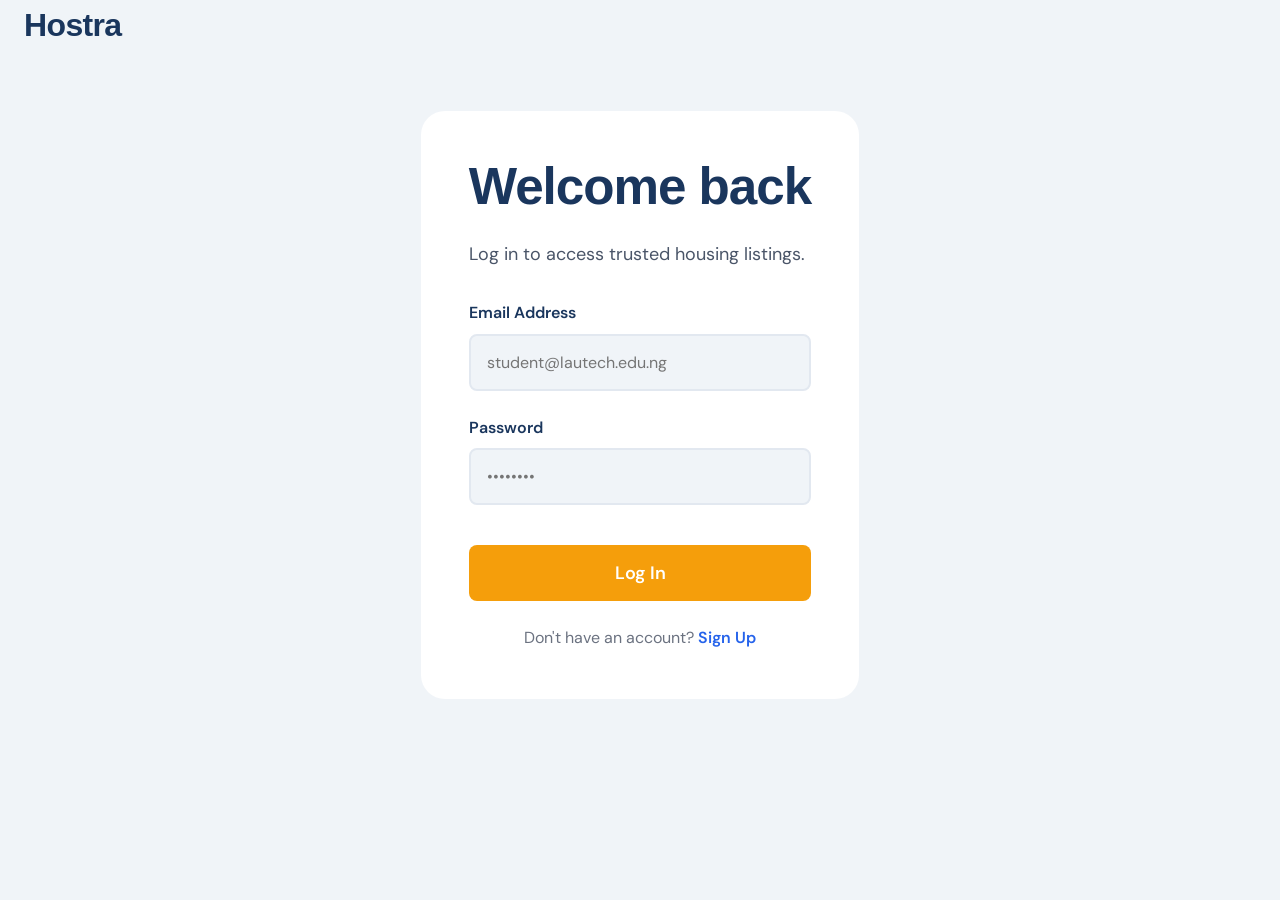
<file: frontend/student-dashboard.html>
<!DOCTYPE html>
<html lang="en">
<head>
    <meta charset="UTF-8">
    <meta name="viewport" content="width=device-width, initial-scale=1.0">
    <title>Student Dashboard | Hostra</title>
    <link rel="stylesheet" href="css/style.css">
    <style>
        .listing-grid {
            display: grid;
            grid-template-columns: repeat(auto-fill, minmax(300px, 1fr));
            gap: 2rem;
        }
        .listing-card {
            background: var(--card-surface);
            border-radius: 16px;
            box-shadow: 0 4px 12px rgba(17,24,39,0.05);
            overflow: hidden;
            display: flex;
            flex-direction: column;
            border: 1px solid #E5E7EB;
            cursor: pointer;
            transition: transform 0.2s ease, box-shadow 0.2s ease;
        }
        .listing-card:hover {
            transform: translateY(-4px);
            box-shadow: var(--shadow-bento);
        }
        .listing-image {
            width: 100%;
            height: 200px;
            object-fit: cover;
            background: #E5E7EB;
        }
        .listing-content {
            padding: 1.5rem;
            flex: 1;
        }
        .listing-price {
            font-family: 'Outfit', sans-serif;
            font-size: 1.5rem;
            font-weight: 700;
            color: var(--text-dark);
            margin-bottom: 0.25rem;
        }
        .listing-address {
            color: #4B5563;
            font-size: 0.95rem;
            margin-bottom: 1rem;
        }

        /* New CSS for Truth Badges */
        .truth-badges {
            display: flex;
            flex-wrap: wrap;
            gap: 0.5rem;
            margin-bottom: 1rem;
            border-top: 1px solid #E5E7EB;
            padding-top: 1rem;
        }
        .badge {
            font-size: 0.75rem;
            font-weight: 600;
            padding: 0.3rem 0.5rem;
            border-radius: 6px;
            display: inline-flex;
            align-items: center;
            gap: 0.25rem;
        }
        .badge-green { background: #DCFCE7; color: #166534; border: 1px solid #BBF7D0; }
        .badge-red { background: #FEE2E2; color: #991B1B; border: 1px solid #FECACA; }
        .badge-grey { background: #F3F4F6; color: #4B5563; border: 1px solid #E5E7EB; }
        
        .verifier-banner {
            background: linear-gradient(135deg, var(--campus-blue), #4F46E5);
            color: white;
            border-radius: 16px;
            padding: 2rem;
            display: flex;
            justify-content: space-between;
            align-items: center;
            margin-bottom: 2rem;
            box-shadow: 0 10px 30px rgba(37, 99, 235, 0.2);
        }
        .verifier-banner h3 {
            color: white;
            margin-bottom: 0.5rem;
        }
        .verifier-banner p {
            color: rgba(255,255,255,0.8);
            margin: 0;
        }
        
        .invite-box {
            background: #F0FDF4;
            border: 1px solid #BBF7D0;
            border-radius: 12px;
            padding: 1.5rem;
            margin-bottom: 1rem;
            display: flex;
            justify-content: space-between;
            align-items: center;
        }
        .invite-box.outbox {
            background: #F8FAFC;
            border: 1px solid #CBD5E1;
        }
        
        @media (max-width: 768px) {
            .verifier-banner { flex-direction: column; text-align: center; gap: 1.5rem; }
            .invite-box { flex-direction: column; gap: 1rem; text-align: center; }
        }
    </style>
</head>
<body>
    <header class="dashboard-header">
        <div class="container">
            <a href="index.html" class="logo">Hostra</a>
            <div class="header-actions">
                <a href="roommate.html" class="btn-text">Roommate Match</a>
                <a href="contract.html" class="btn-text">Agreement Translator</a>
                <a href="verifier.html" class="btn-text" style="color: var(--verified-green);">Verify Houses</a>
                <a href="wallet.html" class="btn-text">Wallet</a>
                <a href="profile.html" class="btn-text" title="Profile"><svg fill="none" stroke="currentColor" viewBox="0 0 24 24" width="24" height="24" xmlns="http://www.w3.org/2000/svg" style="vertical-align: middle;"><path stroke-linecap="round" stroke-linejoin="round" stroke-width="2" d="M16 7a4 4 0 11-8 0 4 4 0 018 0zM12 14a7 7 0 00-7 7h14a7 7 0 00-7-7z"></path></svg></a>
                <button id="logoutBtn" class="btn btn-blue-outline">Log Out</button>
            </div>

            <div class="notification-container">
                <button id="notificationBell" class="notification-bell-btn">
                    🔔 <span id="notificationBadge" class="notification-badge">0</span>
                </button>
                
                <!-- The hidden dropdown box that slides open -->
                <div id="notificationDropdown" class="notification-dropdown" style="display: none;">
                    <div class="dropdown-header">
                        <h4>Notifications</h4>
                    </div>
                    <div id="notificationList" class="dropdown-list">
                        <p class="no-notes">Loading...</p>
                    </div>
                </div>
            </div>
        </div>
        
    </header>

    <main class="container dashboard-content" style="padding-top: 40px; gap: 40px;">
        
        <div class="verifier-banner">
            <div>
                <h3>Earn extra cash on campus!</h3>
                <p>Become a Hostra Verifier. Inspect houses near you and get paid.</p>
            </div>
            <a href="verifier.html" class="btn btn-yellow" style="flex-shrink: 0;">Become a Verifier</a>
        </div>

        <!-- Split Rent Invites Section -->
        <div id="invitesContainer" style="display: none; margin-bottom: 2rem;">
            <h3 style="margin-bottom: 1rem;">Split-Rent Mailbox</h3>
            <div id="inboxList"></div>
            <div id="outboxList"></div>
        </div>

        <div>
            <h2>Verified Housing</h2>
            <p id="welcomeMsg" style="margin: 0;">Loading...</p>
        </div>
        
        <div class="bento-card" style="padding: 2.5rem;">
            <div id="loadingMsg">Fetching verified listings...</div>
            <div id="emptyMsg" style="display: none; color: #6B7280;">No verified houses available right now. Check back later!</div>
            <div class="listing-grid" id="listingsContainer"></div>
        </div>
    </main>

    <script src="js/animations.js"></script>
    <script src="js/api.js"></script>
    <script src="js/dashboard-ui.js"></script>
    <script>
        if (!session.isAuthenticated() || session.getRole() !== 'student') {
            window.location.href = 'login.html';
        } else {
            const email = session.getEmail();
            document.getElementById('welcomeMsg').textContent = `Showing 100% verified places for ${email}`;
        }

        document.getElementById('logoutBtn').addEventListener('click', async () => {
            try { await api.logout(); } catch (err) {}
            session.clear();
            window.location.href = 'index.html';
        });

        // Load Invites for Split Rent
        async function loadInvites() {
            try {
                // Call the new API
                const data = await api.getRoommateRequests();
                const container = document.getElementById('invitesContainer');
                const inbox = document.getElementById('inboxList');
                const outbox = document.getElementById('outboxList');
                
                inbox.innerHTML = ''; outbox.innerHTML = '';
                let hasInvites = false;

                if (data.received && data.received.length > 0) {
                    hasInvites = true;
                    document.querySelector('#invitesContainer h3').innerText = "Roommate Requests";
                    data.received.forEach(inv => {
                        const box = document.createElement('div');
                        box.className = 'invite-box';
                        box.innerHTML = `
                            <div>
                                <strong>${inv.sender_name}</strong> wants to be your roommate!
                            </div>
                            <div style="display: flex; gap: 0.5rem;">
                                <button class="btn btn-blue-outline" style="padding: 0.5rem 1rem; color: #EF4444; border-color: #EF4444;" onclick="handleInvite(${inv.id}, 'decline')">Decline</button>
                                <button class="btn btn-yellow" style="padding: 0.5rem 1rem; background: var(--verified-green);" onclick="handleInvite(${inv.id}, 'accept')">Accept</button>
                            </div>
                        `;
                        inbox.appendChild(box);
                    });
                }

                if (data.sent && data.sent.length > 0) {
                    hasInvites = true;
                    data.sent.forEach(inv => {
                        const box = document.createElement('div');
                        box.className = 'invite-box outbox';
                        box.innerHTML = `<div>⏳ Waiting for <strong>${inv.receiver_name}</strong> to accept your roommate request.</div>`;
                        outbox.appendChild(box);
                    });
                }
                container.style.display = hasInvites ? 'block' : 'none';
            } catch (err) { console.error("Could not load requests", err); }
        }

        window.handleInvite = async function(inviteId, action) {
            try {
                await api.answerRoommateRequest(inviteId, action);
                loadInvites(); // Just reload the UI, no need to redirect to a house!
            } catch (e) { alert("Failed to process."); }
        };

        window.cancelInvite = async function(inviteId) {
            try {
                await api.cancelInvite(inviteId);
                loadInvites();
            } catch (e) { alert("Failed to cancel invite."); }
        };

        async function loadListings() {
            const container = document.getElementById('listingsContainer');
            const loading = document.getElementById('loadingMsg');
            const empty = document.getElementById('emptyMsg');

            try {
                const data = await api.getListings();
                loading.style.display = 'none';
                
                const verifiedProperties = data.listings.filter(l => l.status === 'verified');

                if (verifiedProperties.length === 0) {
                    empty.style.display = 'block';
                    return;
                }

                verifiedProperties.forEach((listing, index) => {
                    let badgesHtml = '';

                    // The Brain Logic with Safety Net
                    try {
                        let report = null;
                        if (listing.ai_report) {
                            report = typeof listing.ai_report === 'string' ? JSON.parse(listing.ai_report) : listing.ai_report;
                        }

                        if (report && (report.matched_claims || report.mismatched_claims)) {
                            if (report.matched_claims) {
                                report.matched_claims.forEach(claim => {
                                    badgesHtml += `<span class="badge badge-green">✅ ${claim}</span>`;
                                });
                            }
                            if (report.mismatched_claims) {
                                report.mismatched_claims.forEach(claim => {
                                    badgesHtml += `<span class="badge badge-red">❌ ${claim}</span>`;
                                });
                            }
                        } else {
                            throw new Error("No parsed claims found");
                        }
                    } catch (e) {
                        // The Catch Block (Fallback to grey boxes)
                        const claims = listing.landlord_claims ? listing.landlord_claims.split(',') : [];
                        claims.forEach(c => {
                            if(c.trim()) badgesHtml += `<span class="badge badge-grey">⏳ ${c.trim()}</span>`;
                        });
                    }

                    const card = document.createElement('div');
                    card.className = 'listing-card reveal-item';
                    card.style.transitionDelay = `${index * 0.08}s`;
                    card.onclick = () => window.location.href = `listing-detail.html?listing_id=${listing.id}`;
                    const imageUrl = `${API_BASE_URL}${listing.image_path}`;

                    card.innerHTML = `
                        <img src="${imageUrl}" alt="Property" class="listing-image" onerror="this.src='[data-uri]'">
                        <div class="listing-content">
                            <div class="listing-price">${listing.price}</div>
                            <div class="listing-address">${listing.address}</div>
                            
                            <!-- Injected the Truth Badges -->
                            <div class="truth-badges">
                                ${badgesHtml}
                            </div>
                            
                            <div style="display: inline-flex; align-items: center; color: var(--verified-green); font-family: 'Outfit', sans-serif; font-weight: 700;"><span class="verified-seal" style="margin-left: 0; margin-right: 8px;"><svg viewBox="0 0 24 24"><polyline points="20 6 9 17 4 12"></polyline></svg></span> Hostra Verified</div>
                        </div>
                    `;
                    container.appendChild(card);
                    if (window.revealObserver) {
                        card.classList.add('reveal-hidden');
                        window.revealObserver.observe(card);
                    }
                });

            } catch (error) {
                loading.textContent = 'Error loading properties. Ensure backend is running.';
                loading.style.color = 'red';
            }
        }

        loadInvites();
        loadListings();
    </script>
</body>
</html>
</file>
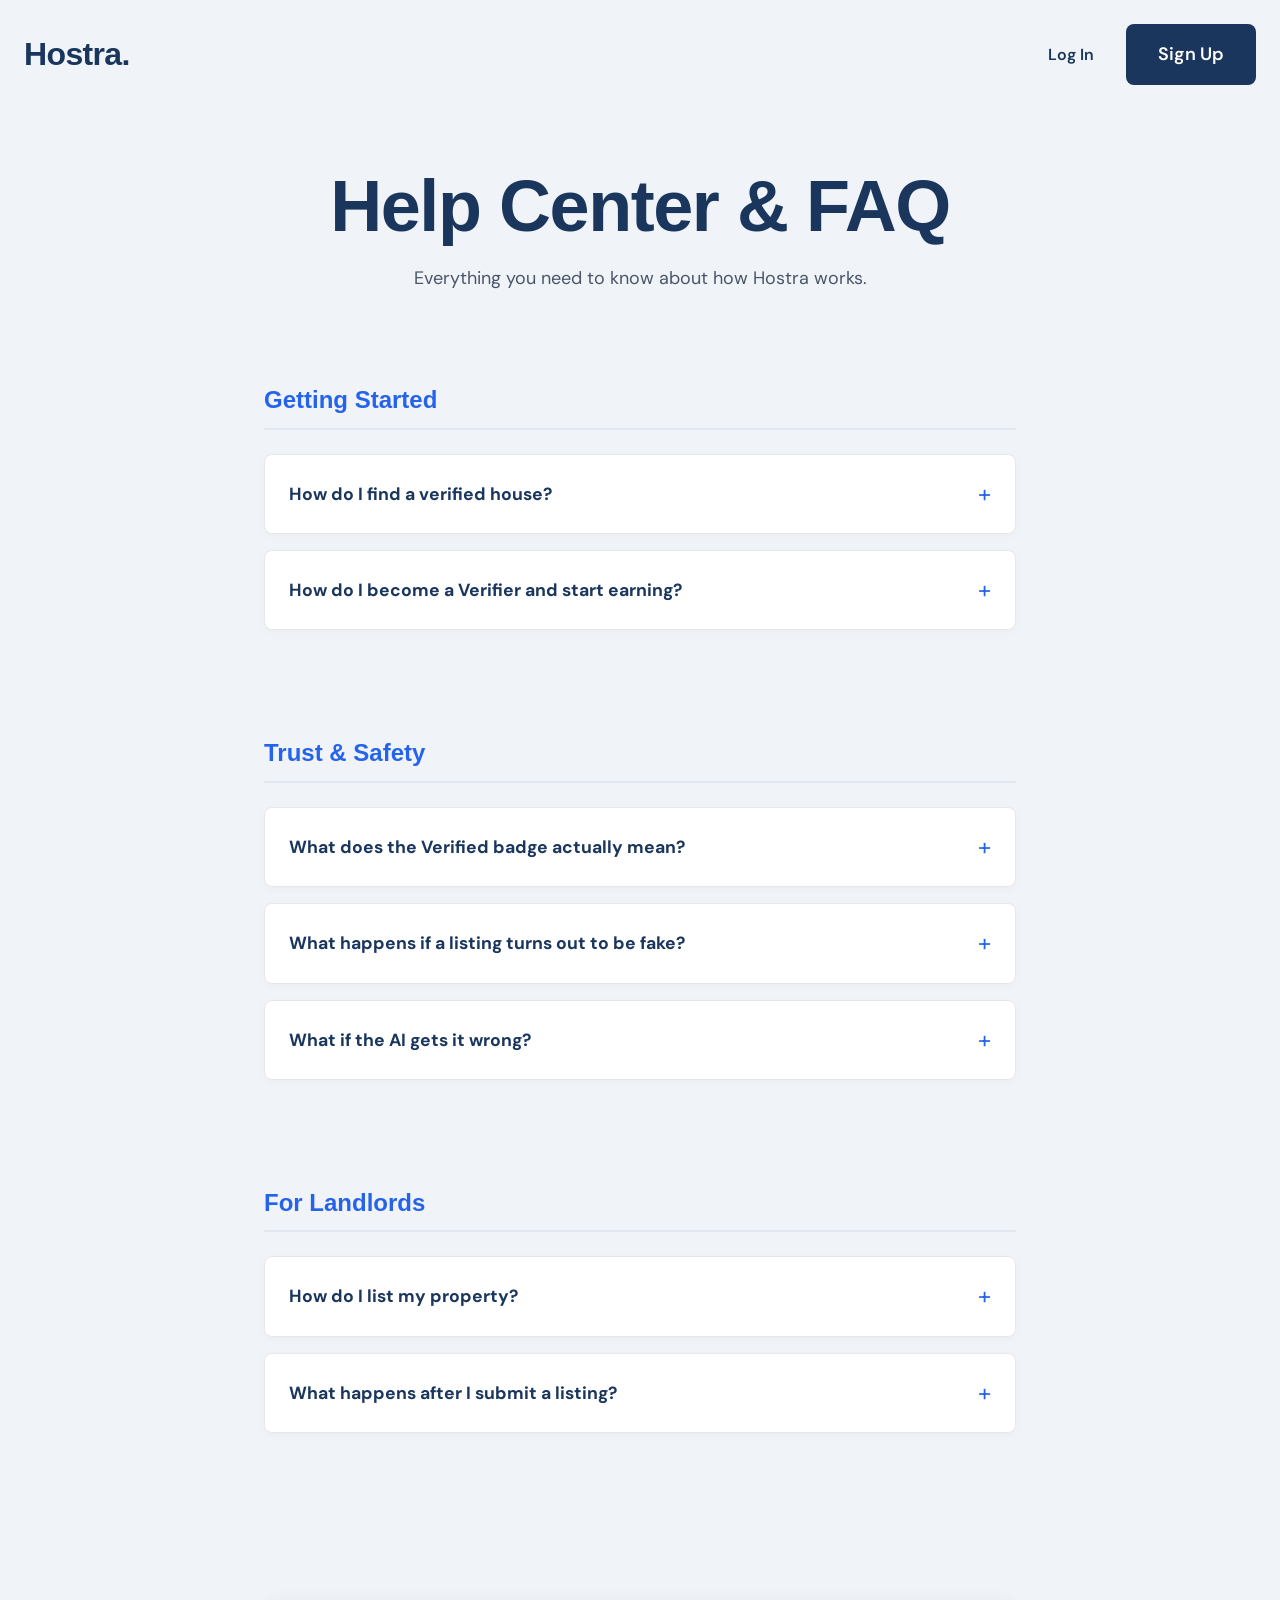
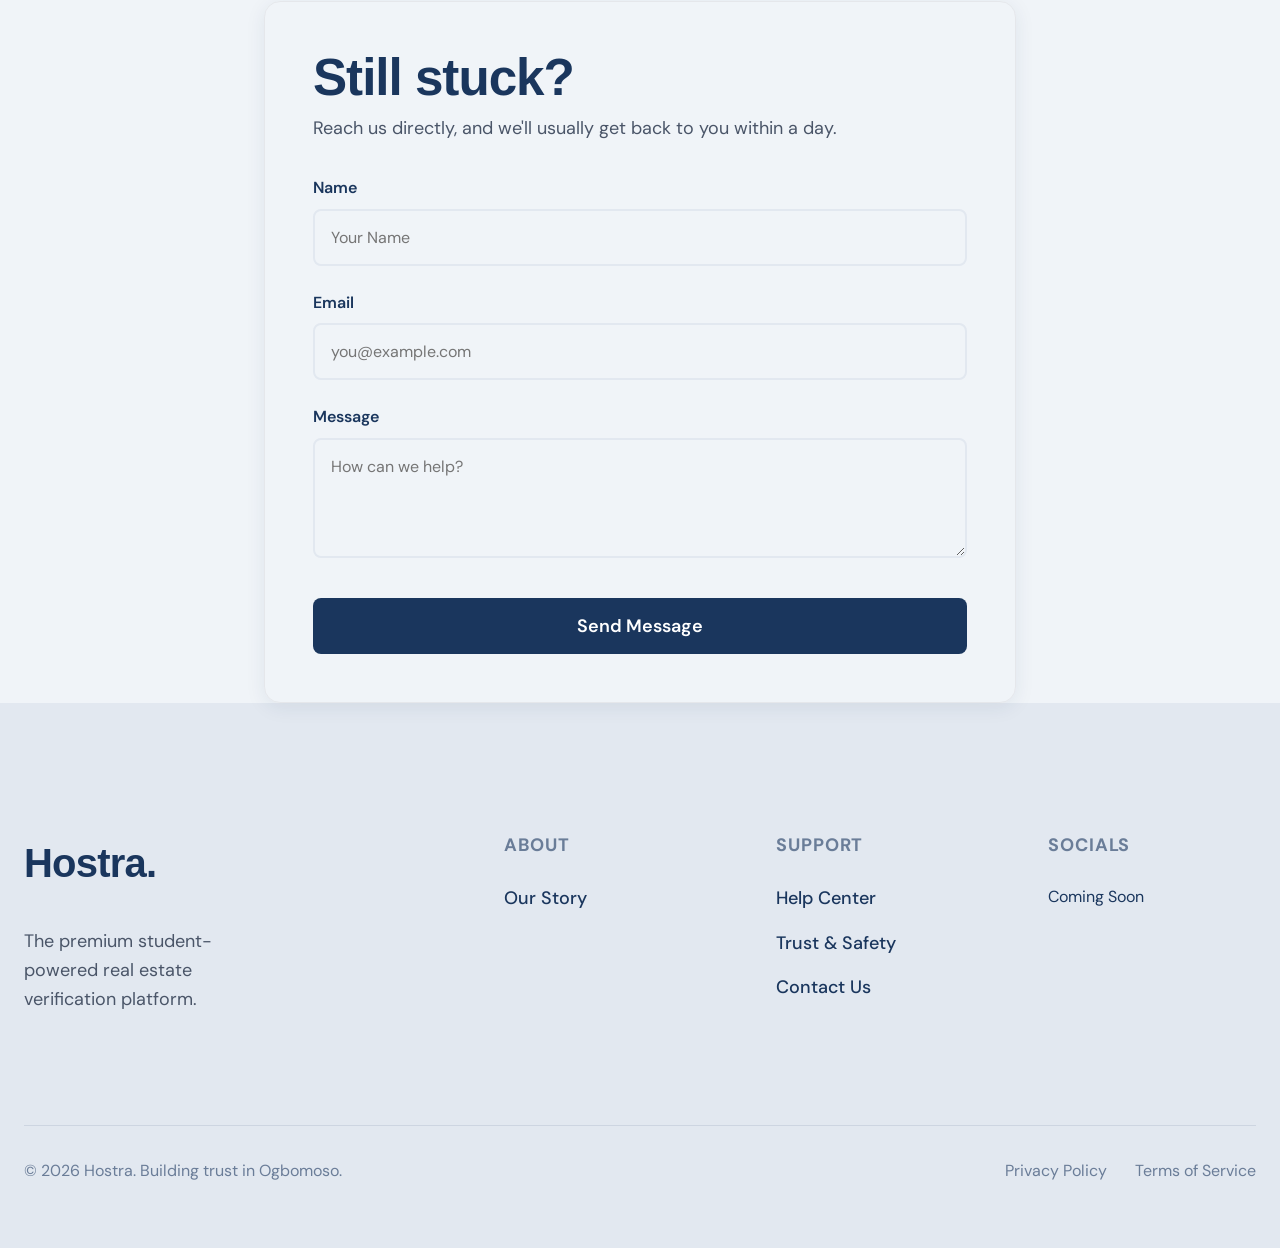
<file: frontend/support.html>
<!DOCTYPE html>
<html lang="en">
<head>
    <meta charset="UTF-8">
    <meta name="viewport" content="width=device-width, initial-scale=1.0">
    <title>Support & FAQ | Hostra</title>
    <link rel="stylesheet" href="css/style.css">
    <style>
        .faq-group {
            margin-bottom: 3rem;
        }
        .faq-group h3 {
            margin-bottom: 1.5rem;
            color: var(--campus-blue);
            border-bottom: 2px solid var(--card-soft);
            padding-bottom: 0.5rem;
        }
        details {
            background: var(--card-surface);
            border: 1px solid #E5E7EB;
            border-radius: 8px;
            margin-bottom: 1rem;
            overflow: hidden;
            box-shadow: 0 2px 8px rgba(17,24,39,0.03);
        }
        summary {
            padding: 1.25rem 1.5rem;
            font-weight: 700;
            cursor: pointer;
            list-style: none;
            display: flex;
            justify-content: space-between;
            align-items: center;
            color: var(--text-heavy);
            font-size: 1.1rem;
        }
        summary::-webkit-details-marker {
            display: none;
        }
        summary::after {
            content: '+';
            font-size: 1.5rem;
            font-weight: 400;
            color: var(--campus-blue);
        }
        details[open] summary::after {
            content: '−';
        }
        .faq-content {
            padding: 0 1.5rem 1.25rem;
            color: #4A5568;
            line-height: 1.6;
        }
        
        .contact-section {
            background-color: var(--bg-cream);
            border-radius: 16px;
            padding: 3rem;
            margin-top: 4rem;
        }
        .contact-section h2 { margin-bottom: 0.5rem; }
    </style>
</head>
<body>
    <header class="header-full">
        <div class="container header-container">
            <a href="index.html" class="logo">Hostra.</a>
            <div class="header-actions" id="header-actions">
                <a href="login.html" class="btn-text">Log In</a>
                <a href="signup.html" class="btn btn-dark">Sign Up</a>
            </div>
        </div>
    </header>

    <main class="container" style="padding-top: 60px; max-width: 800px; gap: 40px;">
        <div style="text-align: center; margin-bottom: 2rem;">
            <h1>Help Center & FAQ</h1>
            <p>Everything you need to know about how Hostra works.</p>
        </div>

        <div class="faq-group reveal-item" style="transition-delay: 0s;">
            <h3>Getting Started</h3>
            <details>
                <summary>How do I find a verified house?</summary>
                <div class="faq-content">Browse listings from your dashboard, every house you see there has already passed inspection. No pending or unverified listings ever show up in your feed.</div>
            </details>
            <details>
                <summary>How do I become a Verifier and start earning?</summary>
                <div class="faq-content">Sign up as a student, head to Verify Houses from your dashboard, and accept any pending job near you. Take the photos, submit the report, get paid once it's approved.</div>
            </details>
        </div>

        <div class="faq-group reveal-item" style="transition-delay: 0.1s;">
            <h3>Trust & Safety</h3>
            <details>
                <summary>What does the Verified badge actually mean?</summary>
                <div class="faq-content">It means a real student physically visited that house, took live photos on site, and our AI confirmed those photos match what the landlord claimed, water, tiles, fan, everything.</div>
            </details>
            <details>
                <summary>What happens if a listing turns out to be fake?</summary>
                <div class="faq-content">It never goes live in the first place. If the photos don't match the claims, the listing stays hidden and the landlord is notified why.</div>
            </details>
            <details>
                <summary>What if the AI gets it wrong?</summary>
                <div class="faq-content">No AI is perfect, so every rejected report is visible to the landlord with the reason attached, and listings can be resubmitted with clearer photos if something was genuinely missed.</div>
            </details>
        </div>

        <div class="faq-group reveal-item" style="transition-delay: 0.2s;">
            <h3>For Landlords</h3>
            <details>
                <summary>How do I list my property?</summary>
                <div class="faq-content">Sign up as a landlord, go to Post a New Listing, add your address, price, and claims, and upload reference photos. It stays pending until a verifier confirms it.</div>
            </details>
            <details>
                <summary>What happens after I submit a listing?</summary>
                <div class="faq-content">A nearby student verifier gets notified, visits in person, and submits a report. If it's approved, your listing goes live with the Verified badge automatically.</div>
            </details>
        </div>

        <div class="contact-section bento-card reveal-item" id="contact" style="transition-delay: 0.3s;">
            <h2>Still stuck?</h2>
            <p>Reach us directly, and we'll usually get back to you within a day.</p>
            <form style="margin-top: 2rem;">
                <div class="form-group">
                    <label>Name</label>
                    <input type="text" placeholder="Your Name" required>
                </div>
                <div class="form-group">
                    <label>Email</label>
                    <input type="email" placeholder="you@example.com" required>
                </div>
                <div class="form-group">
                    <label>Message</label>
                    <textarea placeholder="How can we help?" style="min-height: 120px;" required></textarea>
                </div>
                <button type="button" class="btn btn-dark btn-submit">Send Message</button>
            </form>
        </div>
    </main>

    <footer class="footer-massive">
        <div class="container footer-grid">
            <div>
                <a href="index.html" class="logo">Hostra.</a>
                <p style="margin-top: 1rem; max-width: 250px;">The premium student-powered real estate verification platform.</p>
            </div>
            <div class="footer-col">
                <h4>About</h4>
                <ul>
                    <li><a href="about.html">Our Story</a></li>
                </ul>
            </div>
            <div class="footer-col">
                <h4>Support</h4>
                <ul>
                    <li><a href="support.html">Help Center</a></li>
                    <li><a href="support.html">Trust & Safety</a></li>
                    <li><a href="support.html#contact">Contact Us</a></li>
                </ul>
            </div>
            <div class="footer-col">
                <h4>Socials</h4>
                <ul>
                    <li>Coming Soon</li>
                </ul>
            </div>
        </div>
        <div class="container">
            <div class="footer-bottom">
                <div>&copy; 2026 Hostra. Building trust in Ogbomoso.</div>
                <div>
                    <a href="#" style="color: inherit; text-decoration: none; margin-right: 1.5rem;">Privacy Policy</a>
                    <a href="#" style="color: inherit; text-decoration: none;">Terms of Service</a>
                </div>
            </div>
        </div>
    </footer>

    <script src="js/animations.js"></script>
    <script src="js/api.js"></script>
    <script>
        if (session.isAuthenticated()) {
            const role = session.getRole();
            const dashLink = role === 'landlord' ? 'landlord-dashboard.html' : 'student-dashboard.html';
            document.getElementById('header-actions').innerHTML = `
                <a href="${dashLink}" class="btn-text">Dashboard</a>
                <button id="logoutBtn" class="btn btn-blue-outline">Log Out</button>
            `;
            document.getElementById('logoutBtn').addEventListener('click', async () => {
                try { await api.logout(); } catch (err) {}
                session.clear();
                window.location.href = 'index.html';
            });
        }
    </script>
</body>
</html>
</file>
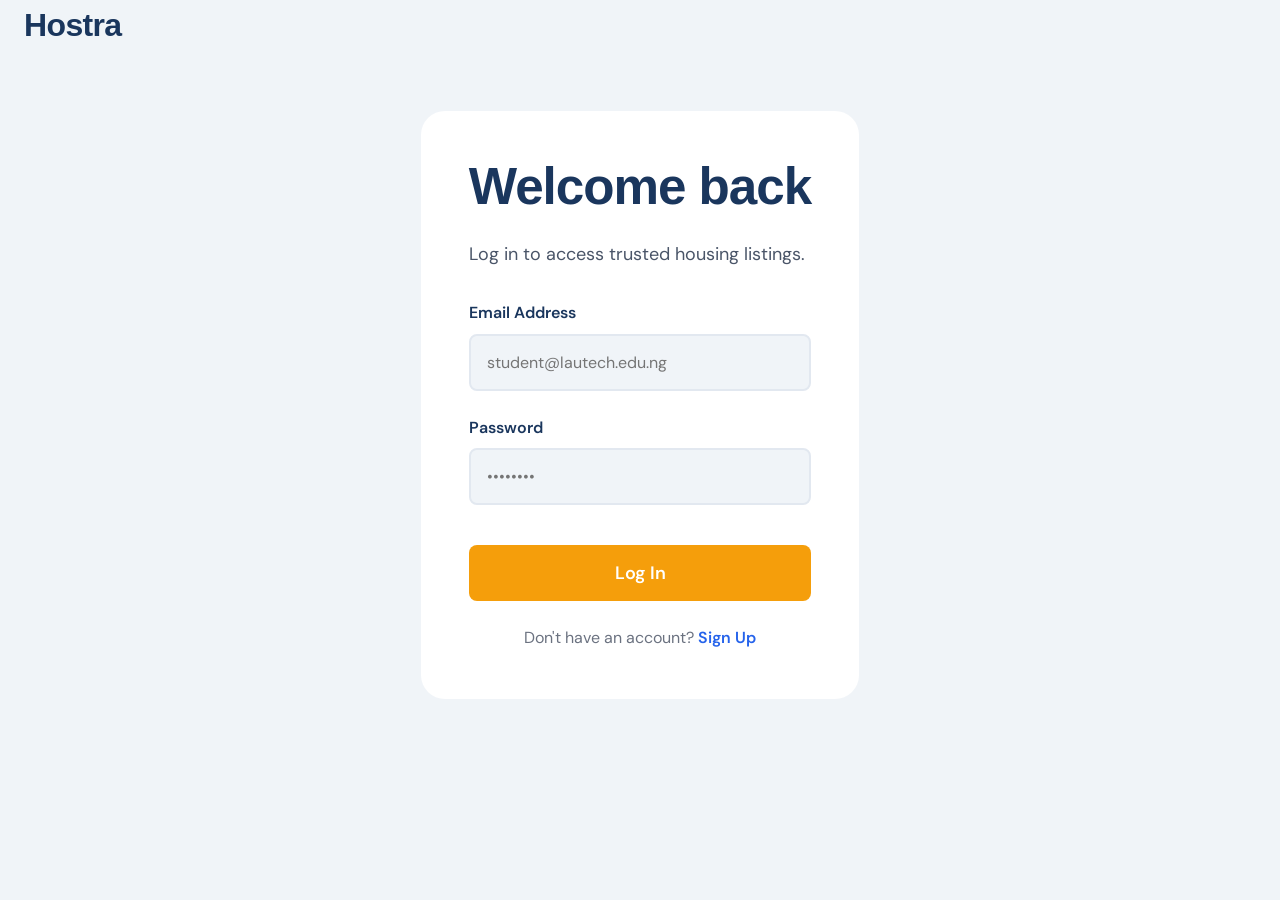
<file: frontend/verifier.html>
<!DOCTYPE html>
<html lang="en">
<head>
    <meta charset="UTF-8">
    <meta name="viewport" content="width=device-width, initial-scale=1.0">
    <title>Verifier Dashboard | Hostra</title>
    <link rel="stylesheet" href="css/style.css">
    <style>
        .listing-grid {
            display: grid;
            grid-template-columns: repeat(auto-fill, minmax(300px, 1fr));
            gap: 2rem;
        }
        .listing-card {
            background: var(--surface-white, #FFFFFF);
            border-radius: 16px;
            box-shadow: 0 4px 12px rgba(17,24,39,0.05);
            overflow: hidden;
            display: flex;
            flex-direction: column;
            border: 1px solid #E5E7EB;
        }
        .listing-image {
            width: 100%;
            height: 200px;
            object-fit: cover;
            background: #E5E7EB;
        }
        .listing-content {
            padding: 1.5rem;
            flex: 1;
        }
        .listing-price {
            font-family: 'Outfit', sans-serif;
            font-size: 1.5rem;
            font-weight: 700;
            color: var(--text-dark);
            margin-bottom: 0.25rem;
        }
        .listing-address {
            color: #4B5563;
            font-size: 0.95rem;
            margin-bottom: 1rem;
        }
        .listing-claims {
            font-size: 0.9rem;
            color: #6B7280;
            margin-bottom: 1rem;
            border-top: 1px solid #E5E7EB;
            padding-top: 1rem;
        }
        
        .modal-overlay {
            position: fixed;
            top: 0; left: 0; width: 100%; height: 100%;
            background: rgba(17, 24, 39, 0.5);
            backdrop-filter: blur(4px);
            display: none;
            justify-content: center;
            align-items: center;
            z-index: 1000;
            opacity: 0;
            transition: opacity 0.2s ease;
        }
        .modal-overlay.open {
            opacity: 1;
        }
        .modal-content {
            background: var(--surface-white, #FFFFFF);
            padding: 3rem;
            border-radius: 24px;
            width: 100%;
            max-width: 500px;
            box-shadow: 0 10px 30px rgba(0, 0, 0, 0.3);
            position: relative;
            transform: scale(0.95);
            transition: transform 0.2s ease;
            max-height: 90vh;
            overflow-y: auto;
        }
        .modal-overlay.open .modal-content {
            transform: scale(1);
        }

        #unverifiedWarning {
            display: none;
            background: #FFFBEB;
            border: 1px solid #FDE68A;
            color: #92400E;
            padding: 2rem;
            border-radius: 12px;
            text-align: center;
            margin-bottom: 2rem;
        }
    </style>
</head>
<body>
    <header class="dashboard-header">
        <div class="container">
            <a href="index.html" class="logo">Hostra</a>
            <div class="header-actions">
                <a href="student-dashboard.html" class="btn-text">Dashboard</a>
                <a href="roommate.html" class="btn-text">Roommate Match</a>
                <a href="contract.html" class="btn-text">Agreement Translator</a>
                <a href="wallet.html" class="btn-text">Wallet</a>
                <a href="profile.html" class="btn-text" title="Profile"><svg fill="none" stroke="currentColor" viewBox="0 0 24 24" width="24" height="24" xmlns="http://www.w3.org/2000/svg" style="vertical-align: middle;"><path stroke-linecap="round" stroke-linejoin="round" stroke-width="2" d="M16 7a4 4 0 11-8 0 4 4 0 018 0zM12 14a7 7 0 00-7 7h14a7 7 0 00-7-7z"></path></svg></a>
                <button id="logoutBtn" class="btn btn-blue-outline">Log Out</button>
            </div>
        </div>
    </header>

    <main class="container dashboard-content" style="padding-top: 40px; gap: 40px;">
        
        <div id="unverifiedWarning">
            <h3 style="margin-bottom: 0.5rem;">Action Required</h3>
            <p style="margin-bottom: 1.5rem;">You need to upload your LAUTECH ID card to prove you are a student before you can verify houses and earn money.</p>
            <a href="profile.html" class="btn btn-yellow">Go to Profile</a>
        </div>

        <div style="display: flex; justify-content: space-between; align-items: center; flex-wrap: wrap; gap: 1rem;">
            <div>
                <h2>Verifier Dashboard</h2>
                <p id="verifierAreaMsg">Upload inspection photos to verify these pending properties.</p>
            </div>
            <div>
                <label style="display: flex; align-items: center; gap: 0.5rem; font-weight: 600;">
                    <input type="checkbox" id="showAllToggle" style="width: 20px; height: 20px;" checked>
                    Show all areas
                </label>
            </div>
        </div>
        
        <div class="bento-card" style="padding: 2.5rem;">
            <h3 style="margin-bottom: 1.5rem;">Pending Verifications</h3>
            
            <div id="loadingMsg">Fetching listings...</div>
            <div id="emptyMsg" style="display: none; color: #6B7280;">No pending listings to verify right now!</div>
            
            <div class="listing-grid" id="listingsContainer">
            </div>
        </div>
    </main>

    <div class="modal-overlay" id="uploadModal">
        <div class="modal-content">
            <h3 style="margin-bottom: 0.5rem;">Verify Property</h3>
            
            <!-- This is the new address locator -->
            <p id="modalAddress" style="font-size: 1.1rem; font-weight: 700; color: var(--campus-blue); margin-bottom: 1.5rem; background: #EFF6FF; padding: 0.75rem; border-radius: 8px; border: 1px solid #BFDBFE;"></p>
            
            <p style="margin-bottom: 1rem;">Check the claims you found on-site and upload photos. Our AI will analyze them.</p>
            
            <div id="verifyForm">
                <input type="hidden" id="verifyListingId">
                <div class="error-message" id="verifyError"></div>
                <div style="color: var(--verified-green); font-family: 'Outfit', sans-serif; font-weight: 600; margin-bottom: 1rem; display: none;" id="verifySuccess"></div>
                
                <div id="checklistContainer" style="margin-bottom: 1.5rem; background: var(--bg-cream); padding: 1.5rem; border-radius: 8px; border: 1px solid #E5E7EB;">
                    <p style="font-size: 0.95rem; font-weight: 600; margin-bottom: 1rem; color: var(--text-heavy);">Student Checklist (Tick what you see):</p>
                    <div id="dynamicChecklist" style="display:flex; flex-direction:column; gap:0.75rem;"></div>
                </div>
                
                <div class="form-group">
                    <label for="inspectionImage">Inspection Photos</label>
                    <input type="file" id="inspectionImage" accept="image/*" multiple required style="padding: 10px;">
                </div>
                
                <div style="display: flex; gap: 1rem; margin-top: 1.5rem;">
                    <button type="button" class="btn btn-text" onclick="closeModal()">Cancel</button>
                    <button type="button" class="btn btn-yellow" id="submitVerifyBtn" style="flex: 1;" onclick="handleVerificationSubmit()">Run AI Verification</button>
                </div>
            </div>
        </div>
    </div>

    <script src="js/animations.js"></script>
    <script src="js/api.js"></script>
    <script src="js/dashboard-ui.js"></script>
    <script>
        if (!session.isAuthenticated()) {
            window.location.href = 'login.html';
        }

        document.getElementById('logoutBtn').addEventListener('click', async () => {
            try { await api.logout(); } catch (err) {}
            session.clear();
            window.location.href = 'index.html';
        });

        let showAll = true;
        let isUserVerified = false;

        document.getElementById('showAllToggle').addEventListener('change', (e) => {
            showAll = e.target.checked;
            document.getElementById('listingsContainer').innerHTML = '';
            document.getElementById('loadingMsg').style.display = 'block';
            document.getElementById('emptyMsg').style.display = 'none';
            loadPendingListings();
        });

        async function checkUserStatus() {
            try {
                const profile = await api.getUserProfile();
                if (!profile.is_id_verified) {
                    document.getElementById('unverifiedWarning').style.display = 'block';
                } else {
                    isUserVerified = true;
                }
                loadPendingListings();
            } catch (e) {
                console.error("Failed to fetch user status", e);
            }
        }

        async function loadPendingListings() {
            const container = document.getElementById('listingsContainer');
            const loading = document.getElementById('loadingMsg');
            const empty = document.getElementById('emptyMsg');
            const areaMsg = document.getElementById('verifierAreaMsg');
            const userArea = session.getArea() || 'your area';

            areaMsg.textContent = showAll 
                ? 'Showing pending jobs in all areas.'
                : `Showing pending jobs in ${userArea}.`;

            try {
                const data = await api.getVerifyFeed(showAll);
                loading.style.display = 'none';
                
                const pendingListings = data.listings.filter(l => l.status === 'pending');

                if (pendingListings.length === 0) {
                    empty.style.display = 'block';
                    return;
                }

                pendingListings.forEach((listing, index) => {
                    const card = document.createElement('div');
                    card.className = 'listing-card reveal-item';
                    card.style.transitionDelay = `${index * 0.08}s`;
                    const imageUrl = `${API_BASE_URL}${listing.image_path}`;

                    // Properly escape both the claims and the exact address to prevent JavaScript crashing
                    const escapedClaims = listing.landlord_claims ? listing.landlord_claims.replace(/'/g, "\\'") : '';
                    const escapedAddress = listing.address ? listing.address.replace(/'/g, "\\'") : '';
                    
                    const buttonHtml = isUserVerified 
                        ? `<button class="btn btn-blue-outline" style="width: 100%; padding: 0.5rem;" onclick="openModal(${listing.id}, '${escapedClaims}', '${escapedAddress}')">Verify Now</button>`
                        : `<button class="btn btn-blue-outline" style="width: 100%; padding: 0.5rem; opacity: 0.5; cursor: not-allowed;" onclick="alert('Upload your ID in your profile first!')">ID Required to Verify</button>`;

                    card.innerHTML = `
                        <img src="${imageUrl}" alt="Property" class="listing-image" onerror="this.src='[data-uri]'">
                        <div class="listing-content">
                            <div class="listing-price">${listing.price}</div>
                            <div class="listing-address">📍 ${listing.address}</div>
                            <div class="listing-claims"><strong>Claims to verify:</strong> ${listing.landlord_claims}</div>
                            ${buttonHtml}
                        </div>
                    `;
                    container.appendChild(card);
                    if (window.revealObserver) {
                        card.classList.add('reveal-hidden');
                        window.revealObserver.observe(card);
                    }
                });

            } catch (error) {
                loading.textContent = 'Error loading properties.';
                loading.style.color = 'red';
            }
        }

        const modal = document.getElementById('uploadModal');
        
        // We added 'address' to the parameters here!
        function openModal(id, claimsStr, address) {
            document.getElementById('verifyListingId').value = id;
            document.getElementById('verifyError').style.display = 'none';
            document.getElementById('verifySuccess').style.display = 'none';
            document.getElementById('submitVerifyBtn').style.display = 'block';
            document.getElementById('inspectionImage').value = '';

            // Inject the address into the top of the modal
            document.getElementById('modalAddress').textContent = address ? `📍 ${address}` : '';

            const chkContainer = document.getElementById('dynamicChecklist');
            chkContainer.innerHTML = '';
            
            if (claimsStr && claimsStr !== 'undefined') {
                const claims = claimsStr.split(',').map(c => c.trim());
                claims.forEach(c => {
                    if (c) {
                        chkContainer.innerHTML += `<label style="display:flex; gap:0.75rem; align-items:center; cursor: pointer; color: #4B5563;"><input type="checkbox" class="verifier-checkbox" value="${c}" style="width: 18px; height: 18px; cursor: pointer;"> ${c}</label>`;
                    }
                });
            } else {
                chkContainer.innerHTML = '<p style="color: #6B7280; font-size: 0.9rem;">No specific claims to check.</p>';
            }

            modal.style.display = 'flex';
            requestAnimationFrame(() => {
                modal.classList.add('open');
            });
        }
        
        function closeModal() {
            modal.classList.remove('open');
            setTimeout(() => {
                modal.style.display = 'none';
            }, 200);
        }

        async function handleVerificationSubmit() {
            const btn = document.getElementById('submitVerifyBtn');
            const errorMsg = document.getElementById('verifyError');
            const successMsg = document.getElementById('verifySuccess');
            const id = document.getElementById('verifyListingId').value;
            const files = document.getElementById('inspectionImage').files;

            if (files.length === 0) {
                errorMsg.style.display = 'block';
                errorMsg.textContent = 'Please select at least one inspection photo.';
                return;
            }
            
            btn.textContent = 'Analyzing...';
            btn.disabled = true;
            errorMsg.style.display = 'none';

            const formData = new FormData();
            for (let i = 0; i < files.length; i++) {
                formData.append('images', files[i]);
            }
            
            const checkedClaims = Array.from(document.querySelectorAll('.verifier-checkbox:checked')).map(cb => cb.value).join(', ');
            formData.append('student_checklist', checkedClaims);

            try {
                const data = await api.verifyListing(id, formData);
                if (data.success) {
                    btn.style.display = 'none';
                    successMsg.style.display = 'block';
                    
                    const verdictColor = data.ai_response.verdict.toLowerCase() === 'approved' ? 'var(--verified-green)' : '#DC2626';
                    
                    successMsg.innerHTML = `
                        AI Verdict: <strong style="color: ${verdictColor}">${data.ai_response.verdict.toUpperCase()}</strong><br>
                        <span style="color: var(--text-dark); font-weight: normal; font-size: 0.9rem;">${data.ai_response.reason}</span><br><br>
                        ${data.message ? `<span style="color: #92400E;">${data.message}</span><br><br>` : 'Listing status updated!<br><br>'}
                        <button type="button" class="btn btn-yellow" onclick="window.location.reload()" style="width: 100%;">Got It, Return to Feed</button>
                    `;
                }
            } catch (err) {
                errorMsg.style.display = 'block';
                errorMsg.textContent = 'Verification failed. Please try again.';
                btn.textContent = 'Run AI Verification';
                btn.disabled = false;
            }
        }

        checkUserStatus();
    </script>
</body>
</html>
</file>
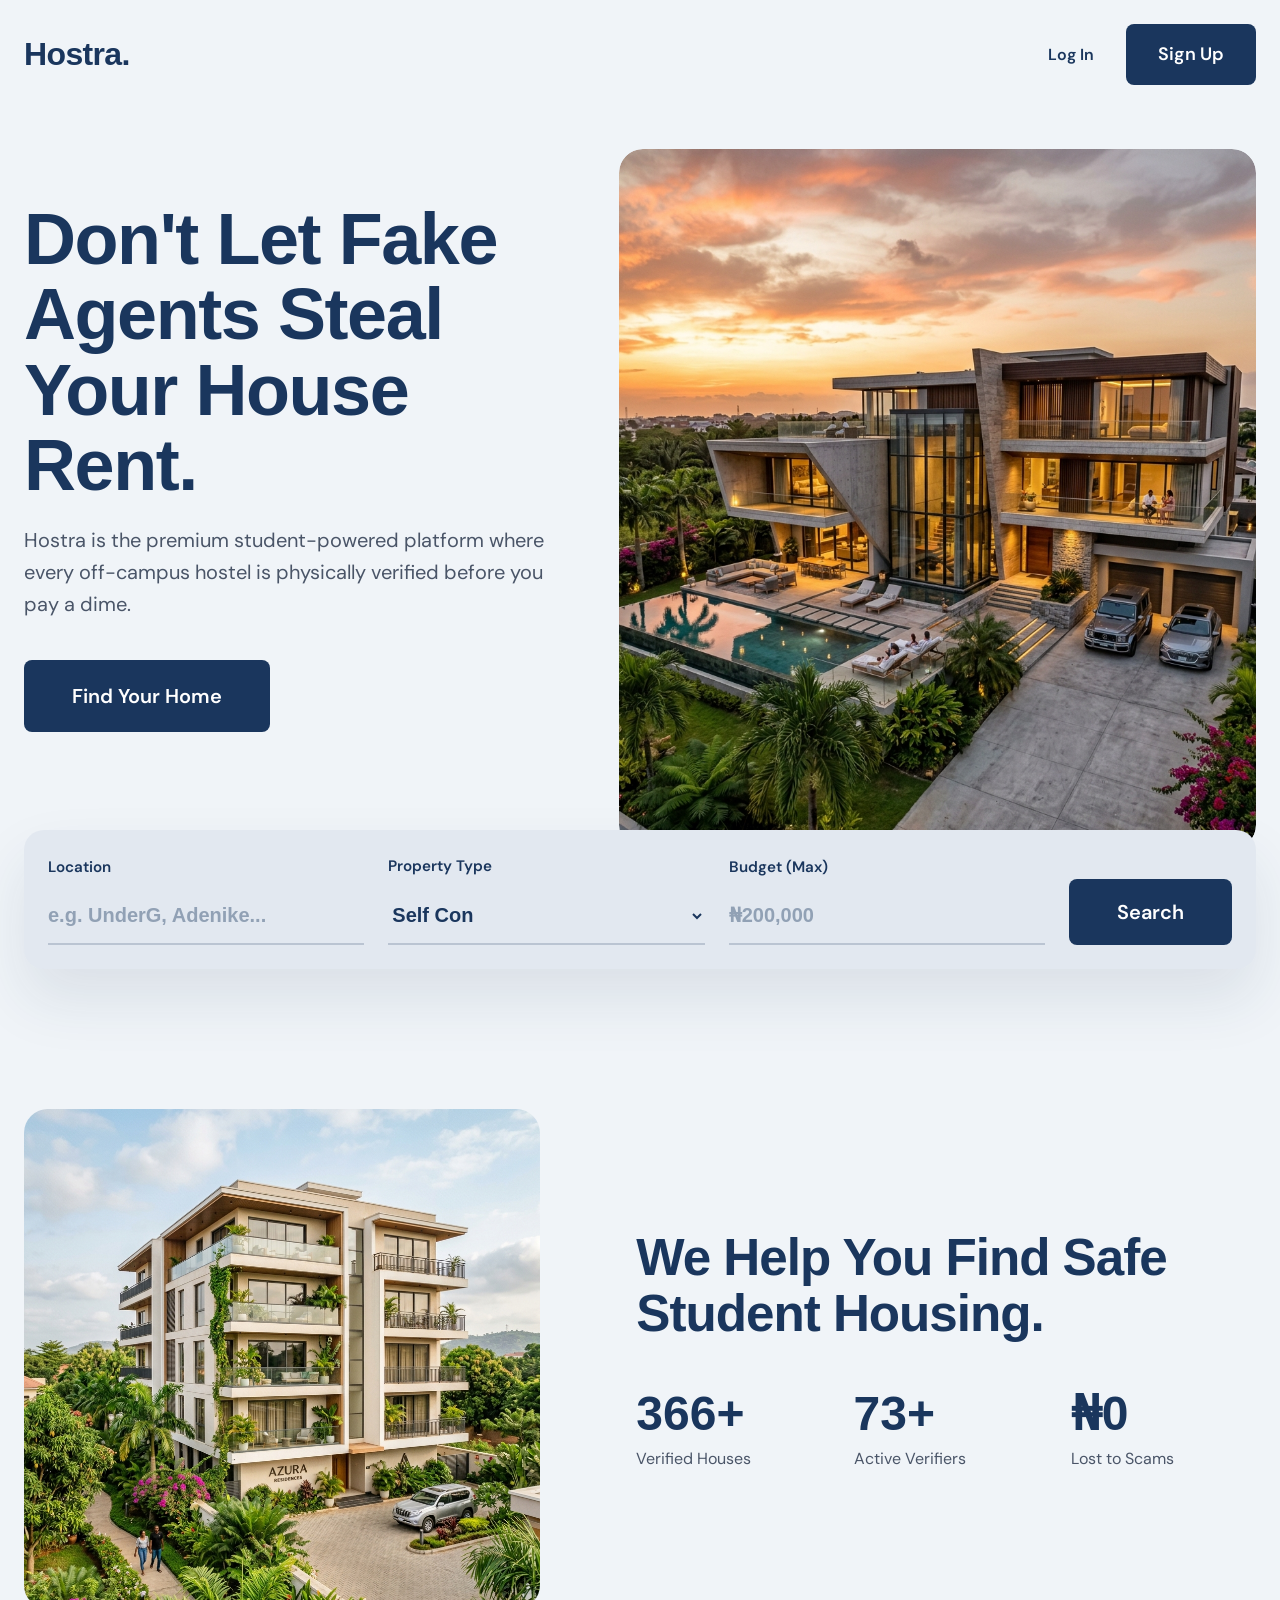
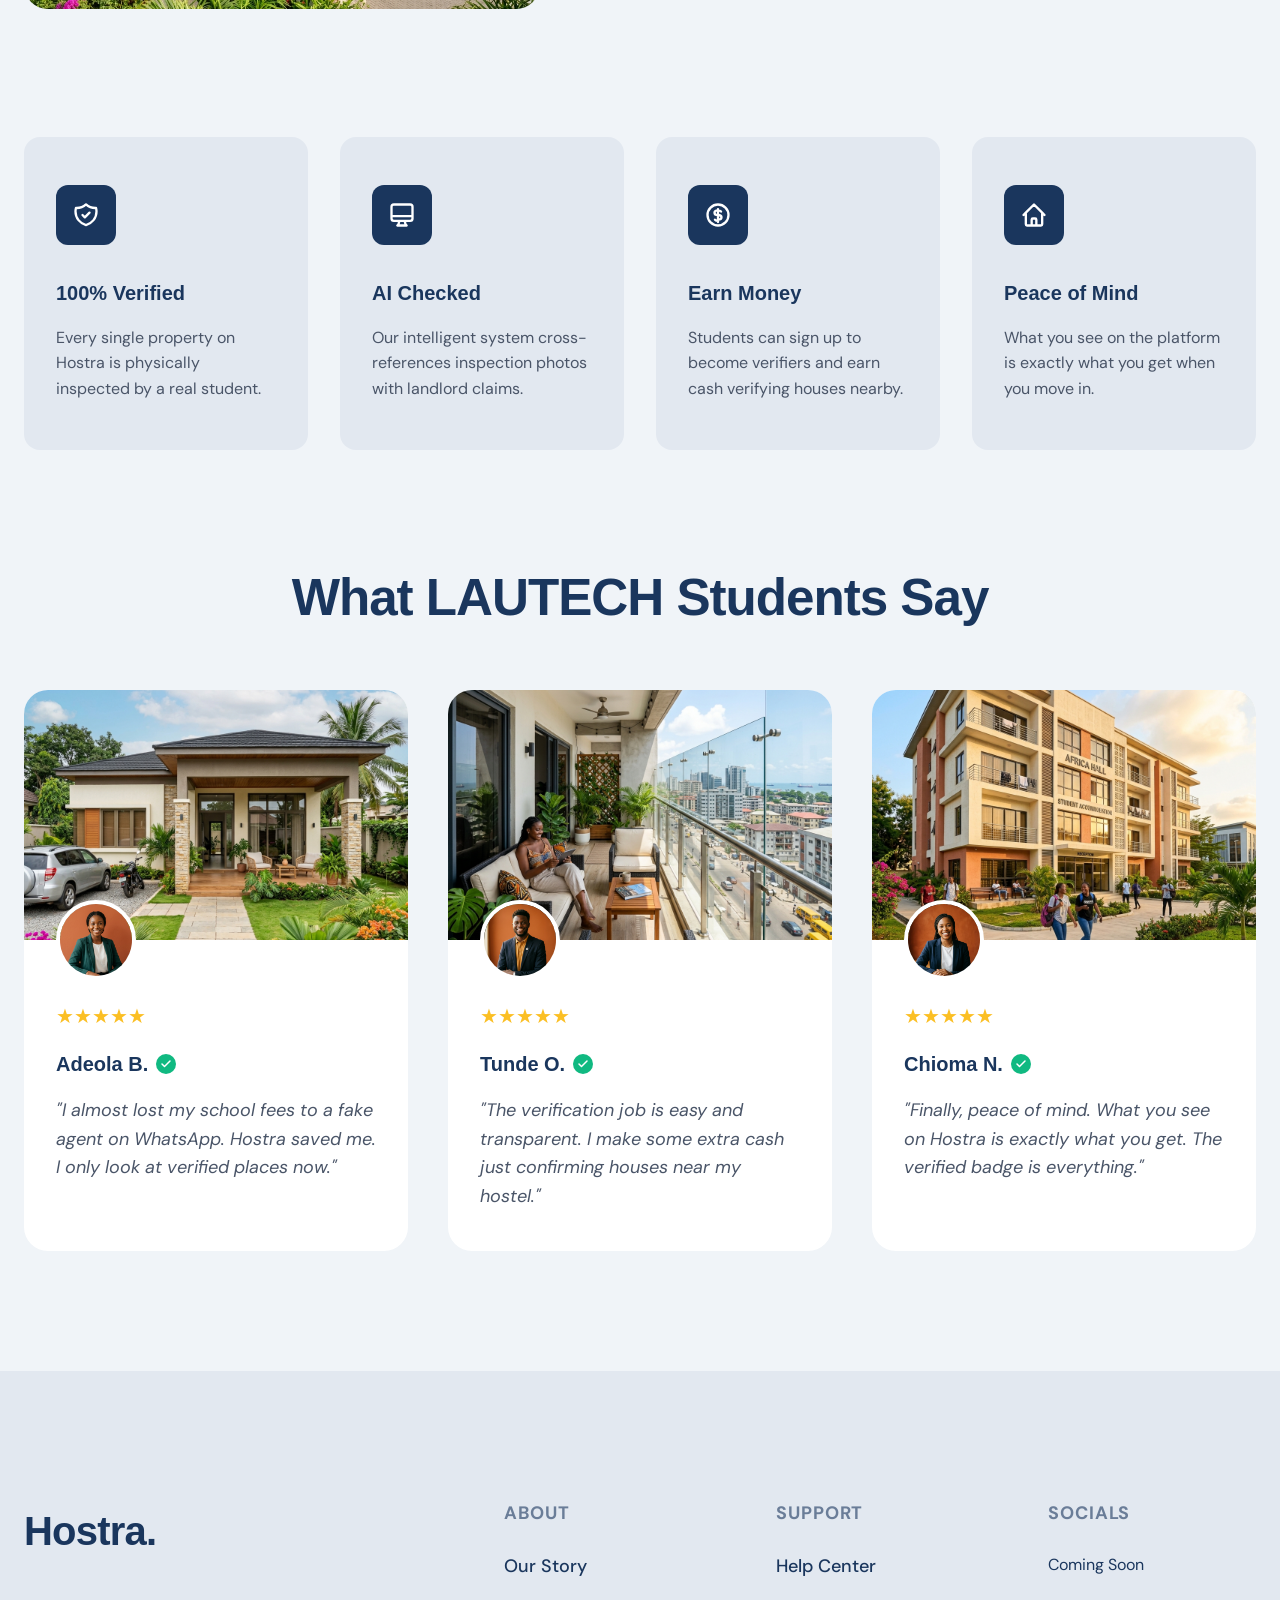
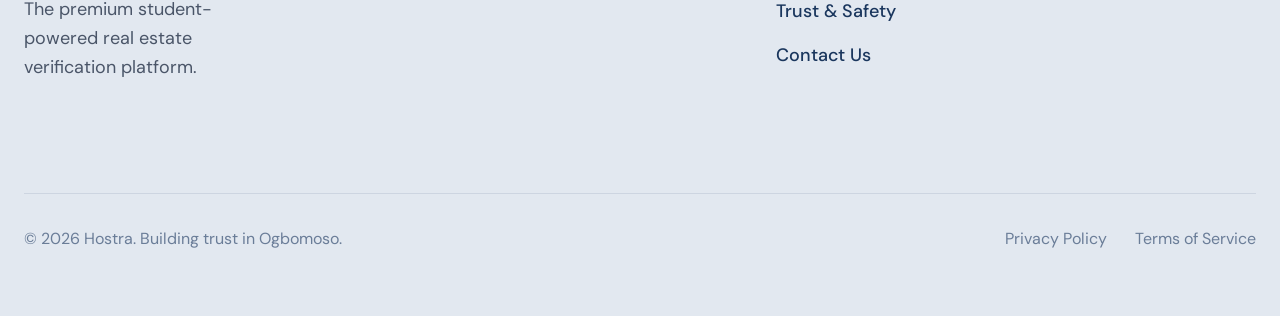
<file: frontend/wallet.html>
<!DOCTYPE html>
<html lang="en">
<head>
    <meta charset="UTF-8">
    <meta name="viewport" content="width=device-width, initial-scale=1.0">
    <title>My Wallet | Hostra</title>
    <link rel="stylesheet" href="css/style.css">
    <link href="https://api.fontshare.com/v2/css?f[]=clash-display@400,500,600,700&display=swap" rel="stylesheet">
    <link href="https://fonts.googleapis.com/css2?family=Inter:wght@400;500;600;700;800&family=Outfit:wght@400;500;600;700&display=swap" rel="stylesheet">
</head>
<body style="background-color: var(--bg-cream);">
    <header class="dashboard-header">
        <div class="container">
            <a href="index.html" class="logo">Hostra.</a>
            <div class="header-actions" id="dynamicNav">
                <!-- Filled by JS -->
            </div>
        </div>
    </header>

    <main class="container dashboard-content" style="padding-top: 40px; gap: 40px; max-width: 800px; margin: 0 auto;">
        <div style="text-align: center; margin-bottom: 2rem;" class="reveal-item">
            <h2 style="font-family: 'Clash Display', sans-serif; color: var(--text-heavy); font-size: 2.5rem; margin-bottom: 0.5rem;">My Wallet</h2>
            <p id="walletDescription" style="color: #4B5563; font-size: 1.1rem; margin-top: 0;">Earnings from verifying properties in your area.</p>
        </div>
        
        <div class="bento-card reveal-item" style="padding: 3rem; text-align: center; background: linear-gradient(135deg, var(--primary-blue), #2563EB); color: white;">
            <h3 style="margin-bottom: 0.5rem; font-weight: 500; font-family: 'Clash Display', sans-serif; font-size: 1.5rem;">Total Balance</h3>
            <div style="font-size: 3.5rem; font-weight: 800; display: flex; align-items: center; justify-content: center; gap: 0.5rem; margin-bottom: 1.5rem;">
                <span style="font-size: 2rem;">₦</span><span class="count-up" id="balanceAmount" data-count="0">0</span>
            </div>
            <div style="display: inline-block;">
                <button id="btnWithdraw" class="btn btn-yellow" style="width: 100%; min-width: 250px;">Withdraw (Demo)</button>
                <p style="font-size: 0.85rem; margin-top: 0.5rem; margin-bottom: 0;">Demo, no real money moves</p>
            </div>
        </div>

        <div class="bento-card reveal-item" style="padding: 2rem;">
            <h3 style="margin-bottom: 1.5rem; display: flex; align-items: center; gap: 0.5rem; font-family: 'Clash Display', sans-serif; color: var(--text-heavy); font-size: 1.5rem;">
                <svg width="24" height="24" viewBox="0 0 24 24" fill="none" stroke="var(--primary-blue)" stroke-width="2"><polyline points="12 8 12 12 14 14"></polyline><circle cx="12" cy="12" r="10"></circle></svg>
                Earning History
            </h3>
            
            <div id="loadingMsg" style="text-align: center; padding: 2rem; color: #6B7280;">Loading history...</div>
            <div id="emptyMsg" style="text-align: center; padding: 3rem; color: #6B7280; display: none;">
                <p style="margin-bottom: 1rem;">No transactions yet.</p>
            </div>
            
            <div id="earningsList" style="display: flex; flex-direction: column; gap: 1rem;">
                <!-- Filled by JS -->
            </div>
        </div>
    </main>

    <script src="js/animations.js"></script>
    <script src="js/api.js"></script>
    <script>
        document.addEventListener('DOMContentLoaded', () => {
            if (!session.isAuthenticated()) {
                window.location.href = 'index.html';
                return;
            }
            
            const role = session.getRole();
            const nav = document.getElementById('dynamicNav');
            
            if (role === 'landlord') {
                document.getElementById('walletDescription').textContent = 'Earnings from rent payments.';
                nav.innerHTML = `
                    <a href="landlord.html" class="btn-text" style="color: var(--campus-blue);">Post Listing</a>
                    <a href="wallet.html" class="btn-text" style="color: var(--primary-blue);">Wallet</a>
                    <a href="profile.html" class="btn-text" title="Profile"><svg fill="none" stroke="currentColor" viewBox="0 0 24 24" width="24" height="24" xmlns="http://www.w3.org/2000/svg" style="vertical-align: middle;"><path stroke-linecap="round" stroke-linejoin="round" stroke-width="2" d="M16 7a4 4 0 11-8 0 4 4 0 018 0zM12 14a7 7 0 00-7 7h14a7 7 0 00-7-7z"></path></svg></a>
                    <button id="logoutBtn" class="btn btn-blue-outline">Log Out</button>
                `;
            } else {
                nav.innerHTML = `
                    <a href="student-dashboard.html" class="btn-text">Feed</a>
                    <a href="verifier.html" class="btn-text">Verify</a>
                    <a href="roommate.html" class="btn-text">Roommates</a>
                    <a href="wallet.html" class="btn-text" style="color: var(--primary-blue);">Wallet</a>
                    <a href="profile.html" class="btn-text" title="Profile"><svg fill="none" stroke="currentColor" viewBox="0 0 24 24" width="24" height="24" xmlns="http://www.w3.org/2000/svg" style="vertical-align: middle;"><path stroke-linecap="round" stroke-linejoin="round" stroke-width="2" d="M16 7a4 4 0 11-8 0 4 4 0 018 0zM12 14a7 7 0 00-7 7h14a7 7 0 00-7-7z"></path></svg></a>
                    <button id="logoutBtn" class="btn btn-blue-outline">Log Out</button>
                `;
            }

            document.getElementById('logoutBtn').addEventListener('click', async () => {
                try { await api.logout(); } catch(err) {}
                session.clear();
                window.location.href = 'index.html';
            });
            
            loadWallet();
        });

        async function loadWallet() {
            try {
                const data = await api.getWallet();
                document.getElementById('loadingMsg').style.display = 'none';
                
                const balanceAmountEl = document.getElementById('balanceAmount');
                balanceAmountEl.setAttribute('data-count', data.wallet_balance || 0);
                // Trigger count-up manually if animations.js missed it
                balanceAmountEl.textContent = (data.wallet_balance || 0).toLocaleString();
                
                const list = document.getElementById('earningsList');
                list.innerHTML = '';
                if (!data.earnings || data.earnings.length === 0) {
                    document.getElementById('emptyMsg').style.display = 'block';
                    return;
                }

                data.earnings.forEach((e, i) => {
                    const el = document.createElement('div');
                    el.className = 'reveal-item';
                    el.style.transitionDelay = `${i * 0.1}s`;
                    el.style.display = 'flex';
                    el.style.justifyContent = 'space-between';
                    el.style.alignItems = 'center';
                    el.style.padding = '1.5rem';
                    el.style.background = 'white'; // Inside bento card
                    el.style.borderRadius = '12px';
                    el.style.border = '1px solid #E5E7EB';
                    
                    const date = new Date(e.timestamp).toLocaleDateString(undefined, {
                        year: 'numeric', month: 'short', day: 'numeric'
                    });

                    const isWithdrawal = e.type === 'withdrawal';
                    const color = isWithdrawal ? '#6B7280' : 'var(--verified-green)';
                    const prefix = isWithdrawal ? '' : '+';
                    const title = isWithdrawal ? 'Withdrawal' : (session.getRole() === 'landlord' ? 'Rent Payment' : 'Verified Property');

                    el.innerHTML = `
                        <div>
                            <div style="font-weight: 600; margin-bottom: 0.25rem; font-family: 'Inter', sans-serif; color: var(--text-heavy);">${title}</div>
                            <div style="color: #6B7280; font-size: 0.9rem; font-family: 'Inter', sans-serif;">${e.listing_address} • ${date}</div>
                        </div>
                        <div style="font-size: 1.25rem; font-weight: 700; font-family: 'Outfit', sans-serif; color: ${color};">
                            ${prefix}₦${e.amount.toLocaleString()}
                        </div>
                    `;
                    list.appendChild(el);
                    
                    // Trigger fade up animation for dynamic elements
                    setTimeout(() => {
                        el.classList.add('reveal-visible');
                    }, 50);
                });
            } catch (err) {
                console.error(err);
                document.getElementById('loadingMsg').textContent = 'Failed to load wallet data.';
                document.getElementById('loadingMsg').style.color = 'red';
            }
        }

        document.getElementById('btnWithdraw')?.addEventListener('click', async () => {
            const amountStr = prompt("Enter amount to withdraw (Demo):");
            if (!amountStr) return;
            const amount = parseInt(amountStr);
            if (isNaN(amount) || amount <= 0) {
                alert("Please enter a valid positive amount.");
                return;
            }

            try {
                document.getElementById('btnWithdraw').disabled = true;
                document.getElementById('btnWithdraw').innerText = 'Processing...';
                await api.withdrawWallet(amount);
                alert("Demo withdrawal successful!");
                await loadWallet();
            } catch(e) {
                alert(e.message);
            } finally {
                document.getElementById('btnWithdraw').disabled = false;
                document.getElementById('btnWithdraw').innerText = 'Withdraw (Demo)';
            }
        });
    </script>
</body>
</html>
</file>
<file: frontend/css/style.css>
@import url('https://fonts.googleapis.com/css2?family=DM+Sans:opsz,wght@9..40,400;9..40,500;9..40,600&display=swap');
@import url('https://api.fontshare.com/v2/css?f[]=clash-display@600,700,800&display=swap');

:root {
    --bg-cream: #F0F4F8;
    --text-heavy: #1A365D;
    --card-soft: #E2E8F0;
    --verified-green: #10B981;
    --surface-white: #FFFFFF;
    --campus-blue: #2563EB;
    --card-surface: var(--surface-white);
    --shadow-bento: 0 4px 20px rgba(26, 54, 93, 0.08);
    --text-dark: var(--text-heavy);
    --primary: var(--campus-blue);
}

* { box-sizing: border-box; margin: 0; padding: 0; }

body {
    font-family: 'DM Sans', sans-serif;
    background-color: var(--bg-cream);
    color: var(--text-heavy);
    line-height: 1.6;
    display: flex;
    flex-direction: column;
    min-height: 100vh;
    overflow-x: hidden;
    opacity: 0;
    animation: pageFadeIn 0.3s ease forwards;
}

/* Typography */
h1, h2, h3, h4, h5, h6, .logo {
    font-family: 'Clash Display', sans-serif;
    color: var(--text-heavy);
}

h1 { font-size: clamp(3rem, 6vw, 4.5rem); font-weight: 800; line-height: 1.05; letter-spacing: -0.02em; margin-bottom: 1.25rem; }
h2 { font-size: clamp(2.5rem, 4vw, 3.5rem); font-weight: 700; margin-bottom: 1.5rem; line-height: 1.1; letter-spacing: -0.02em; }
h3 { font-size: 1.5rem; font-weight: 700; margin-bottom: 1rem; }
p { font-size: 1.125rem; font-weight: 400; margin-bottom: 1rem; color: #4A5568; }

/* Layout */
.container {
    width: 100%;
    max-width: 1300px;
    margin: 0 auto;
    padding: 0 24px;
}

main {
    display: flex;
    flex-direction: column;
    gap: 120px;
    padding-bottom: 120px;
}

/* Header */
.header-full {
    background-color: var(--bg-cream);
    padding: 24px 0;
    position: relative;
    z-index: 10;
}

.header-container {
    display: flex;
    justify-content: space-between;
    align-items: center;
}

.logo {
    font-size: 2rem;
    font-weight: 800;
    text-decoration: none;
    letter-spacing: -0.02em;
}

.header-actions {
    display: flex;
    gap: 1.5rem;
    align-items: center;
}

/* Buttons */
.btn {
    display: inline-flex;
    align-items: center;
    justify-content: center;
    padding: 1rem 2rem;
    font-size: 1.125rem;
    font-weight: 600;
    font-family: 'DM Sans', sans-serif;
    text-decoration: none;
    border-radius: 8px;
    transition: all 0.15s ease;
    cursor: pointer;
    border: none;
    transform: scale(1);
}
.btn:hover {
    transform: scale(1.03);
    box-shadow: 0 4px 12px rgba(0, 0, 0, 0.1);
}
.btn:active {
    transform: scale(0.97);
}

.btn-dark {
    background-color: var(--text-heavy);
    color: var(--surface-white);
}
.btn-dark:hover {
    background-color: #2A4365;
}

.btn-light {
    background-color: transparent;
    color: var(--text-heavy);
    border: 2px solid var(--text-heavy);
}
.btn-light:hover {
    background-color: var(--text-heavy);
    color: var(--surface-white);
}

.btn-text {
    background: transparent;
    color: var(--text-heavy);
    padding: 0.5rem;
    font-family: 'DM Sans', sans-serif;
    font-weight: 600;
    text-decoration: none;
    transition: opacity 0.15s ease;
}
.btn-text:hover { opacity: 0.7; transform: none; box-shadow: none; }

/* Hero Section */
.hero-wrapper {
    position: relative;
    padding-top: 40px;
    padding-bottom: 140px; /* Space for floating bar */
}

.hero-grid {
    display: grid;
    grid-template-columns: 1fr 1.2fr;
    gap: 4rem;
    align-items: center;
}

.hero-content {
    max-width: 600px;
    padding-bottom: 4rem;
}

.hero-image-wrapper {
    position: relative;
    height: 700px;
    width: 100%;
    border-radius: 24px;
    overflow: hidden;
}

.hero-image-wrapper img {
    width: 100%;
    height: 100%;
    object-fit: cover;
    border-radius: 24px;
}

@media (max-width: 900px) {
    .hero-grid { grid-template-columns: 1fr; gap: 2rem; }
    .hero-image-wrapper { height: 400px; border-radius: 24px; }
    .hero-content { padding-bottom: 0; }
    .hero-wrapper { padding-bottom: 180px; }
}

/* Floating Search Bar */
.floating-search-container {
    position: absolute;
    bottom: 20px;
    left: 24px;
    right: 24px;
    max-width: 1252px;
    margin: 0 auto;
    background-color: var(--card-soft);
    padding: 24px;
    border-radius: 20px;
    box-shadow: 0 30px 60px rgba(26, 54, 93, 0.1);
    z-index: 20;
    display: flex;
    gap: 1.5rem;
    align-items: flex-end;
}

.search-field {
    flex: 1;
    display: flex;
    flex-direction: column;
    gap: 0.5rem;
}

.search-field label {
    font-family: 'DM Sans', sans-serif;
    font-weight: 600;
    font-size: 0.95rem;
    color: var(--text-heavy);
}

.search-field input, .search-field select {
    width: 100%;
    padding: 1rem 0;
    border: none;
    border-bottom: 2px solid rgba(26, 54, 93, 0.2);
    background: transparent;
    font-family: 'Clash Display', sans-serif;
    font-size: 1.25rem;
    font-weight: 600;
    color: var(--text-heavy);
    outline: none;
    transition: border-color 0.2s ease;
}

.search-field input::placeholder { color: rgba(26, 54, 93, 0.4); }
.search-field input:focus, .search-field select:focus { border-color: var(--text-heavy); }

.floating-search-container .btn-dark {
    padding: 1.25rem 3rem;
    font-size: 1.25rem;
}

@media (max-width: 768px) {
    .floating-search-container { flex-direction: column; align-items: stretch; }
}

/* Stats & Features */
.stats-top {
    display: grid;
    grid-template-columns: 1fr 1.2fr;
    gap: 6rem;
    align-items: center;
    margin-bottom: 8rem;
}

.stats-image {
    width: 100%;
    height: 500px;
    object-fit: cover;
    border-radius: 24px;
}

.stats-content h2 { margin-bottom: 3rem; }

.stats-numbers {
    display: grid;
    grid-template-columns: repeat(3, 1fr);
    gap: 2rem;
}

.stat-item h3 {
    font-size: 3rem;
    margin-bottom: 0.5rem;
    line-height: 1;
}

.stat-item p { font-size: 1rem; color: #4A5568; }

@media (max-width: 900px) {
    .stats-top { grid-template-columns: 1fr; gap: 3rem; margin-bottom: 4rem; }
    .stats-numbers { grid-template-columns: 1fr; text-align: center; }
}

/* 4 Column Feature Grid */
.features-grid {
    display: grid;
    grid-template-columns: repeat(4, 1fr);
    gap: 2rem;
}

.feature-card {
    background-color: var(--card-soft);
    padding: 3rem 2rem;
    border-radius: 16px;
    transition: all 0.2s ease;
}
.feature-card:hover {
    transform: translateY(-6px);
    box-shadow: var(--shadow-bento);
}

.feature-icon {
    width: 60px;
    height: 60px;
    background-color: var(--text-heavy);
    color: var(--surface-white);
    display: flex;
    align-items: center;
    justify-content: center;
    border-radius: 12px;
    margin-bottom: 2rem;
}

.feature-icon svg { width: 28px; height: 28px; }
.feature-card h3 { font-size: 1.25rem; margin-bottom: 1rem; }
.feature-card p { font-size: 1rem; margin-bottom: 0; }

@media (max-width: 900px) {
    .features-grid { grid-template-columns: repeat(2, 1fr); }
}
@media (max-width: 600px) {
    .features-grid { grid-template-columns: 1fr; }
}

/* Testimonials */
.testimonials-section h2 { text-align: center; margin-bottom: 4rem; }

.testimonials-grid {
    display: grid;
    grid-template-columns: repeat(3, 1fr);
    gap: 2.5rem;
}

.testimonial-card {
    background-color: var(--surface-white);
    border-radius: 24px;
    transition: all 0.2s ease;
}
.testimonial-card:hover {
    transform: translateY(-6px);
    box-shadow: var(--shadow-bento);
}

.test-img-wrapper {
    position: relative;
    width: 100%;
    height: 250px;
}

.test-img-wrapper img.prop-img {
    width: 100%;
    height: 100%;
    object-fit: cover;
    border-radius: 24px 24px 0 0;
}

.test-profile-img {
    position: absolute;
    bottom: -40px;
    left: 32px;
    width: 80px;
    height: 80px;
    border-radius: 50%;
    border: 4px solid var(--surface-white);
    object-fit: cover;
    background-color: var(--card-soft);
}

.test-content {
    padding: 60px 32px 40px;
}

.test-rating {
    color: #FBBF24;
    margin-bottom: 1rem;
    font-size: 1.25rem;
}

.test-author {
    font-family: 'Clash Display', sans-serif;
    font-size: 1.25rem;
    font-weight: 700;
    display: flex;
    align-items: center;
    margin-bottom: 1rem;
}

.verified-seal {
    display: inline-flex;
    align-items: center;
    justify-content: center;
    width: 20px;
    height: 20px;
    border-radius: 50%;
    background-color: var(--verified-green);
    color: white;
    margin-left: 8px;
}
.verified-seal svg {
    width: 12px;
    height: 12px;
    fill: none;
    stroke: currentColor;
    stroke-width: 3;
    stroke-linecap: round;
    stroke-linejoin: round;
}

/* ==========================================================
   NOTIFICATION BELL & DROPDOWN STYLES
   ========================================================== */

/* The anchor point for the dropdown */
.notification-container {
    position: relative; 
    display: inline-block;
    margin-right: 20px; 
}

/* The Bell Button */
.notification-bell-btn {
    background: none;
    border: none;
    font-size: 1.5rem;
    cursor: pointer;
    position: relative;
    padding: 5px;
    transition: transform 0.2s ease;
}

.notification-bell-btn:hover {
    transform: scale(1.1); /* Slight pop effect when hovering */
}

/* The Red Alert Badge */
.notification-badge {
    position: absolute;
    top: 0;
    right: 0;
    background-color: #ff3b30; /* Eye-catching red */
    color: white;
    font-size: 0.75rem;
    font-weight: bold;
    padding: 2px 6px;
    border-radius: 50%;
    transform: translate(20%, -20%);
}

/* The Floating Inbox Container */
.notification-dropdown {
    position: absolute;
    top: 100%; /* Sits exactly below the bell */
    right: 0; /* Aligns to the right edge of the bell */
    width: 320px;
    background-color: #ffffff;
    border: 1px solid #e0e0e0;
    border-radius: 8px;
    box-shadow: 0 8px 24px rgba(0, 0, 0, 0.15);
    z-index: 9999; /* Critical: Keeps it floating ABOVE all houses and modals */
    margin-top: 10px;
    overflow: hidden;
}

.dropdown-header {
    background-color: #f8f9fa;
    padding: 12px 15px;
    border-bottom: 1px solid #e0e0e0;
}

.dropdown-header h4 {
    margin: 0;
    font-size: 1rem;
    color: #333;
    font-weight: 600;
}

.dropdown-list {
    max-height: 350px; /* Prevents the box from getting too long */
    overflow-y: auto; /* Adds a scrollbar if there are many notifications */
}

/* Individual Notification Messages */
.notification-item {
    padding: 12px 15px;
    border-bottom: 1px solid #f0f0f0;
    font-size: 0.9rem;
    color: #444;
    line-height: 1.4;
    transition: background-color 0.2s ease;
}

.notification-item p {
    margin: 0;
}

.notification-item:hover {
    background-color: #f1f8ff; /* Light blue highlight on hover */
}

.notification-item:last-child {
    border-bottom: none;
}

.no-notes {
    padding: 20px;
    text-align: center;
    color: #888;
    font-style: italic;
    margin: 0;
}

.test-quote { font-size: 1.125rem; font-style: italic; color: #4A5568; margin: 0; }

@media (max-width: 900px) {
    .testimonials-grid { grid-template-columns: 1fr; max-width: 500px; margin: 0 auto; }
}

/* Footer */
.footer-massive {
    background-color: var(--card-soft);
    padding: 8rem 0 4rem;
    margin-top: auto;
}

.footer-grid {
    display: grid;
    grid-template-columns: 2fr 1fr 1fr 1fr;
    gap: 4rem;
}

.footer-massive .logo { font-size: 2.5rem; margin-bottom: 1rem; display: inline-block; }

.footer-col h4 {
    font-family: 'DM Sans', sans-serif;
    font-weight: 700;
    font-size: 1.125rem;
    margin-bottom: 1.5rem;
    text-transform: uppercase;
    letter-spacing: 0.05em;
    color: rgba(26, 54, 93, 0.6);
}

.footer-col ul { list-style: none; }
.footer-col ul li { margin-bottom: 1rem; }
.footer-col ul li a {
    color: var(--text-heavy);
    text-decoration: none;
    font-size: 1.125rem;
    font-weight: 500;
    transition: opacity 0.2s ease;
}
.footer-col ul li a:hover { opacity: 0.6; }

.footer-bottom {
    margin-top: 6rem;
    padding-top: 2rem;
    border-top: 1px solid rgba(26, 54, 93, 0.1);
    display: flex;
    justify-content: space-between;
    align-items: center;
    color: rgba(26, 54, 93, 0.6);
}

@media (max-width: 900px) {
    .footer-grid { grid-template-columns: 1fr; gap: 3rem; }
    .footer-bottom { flex-direction: column; gap: 1rem; text-align: center; }
}

/* Auth / Dashboard Shared Adjustments */
.auth-container { max-width: 480px; margin: 60px auto; background: var(--surface-white); padding: 3rem; border-radius: 24px; }
.form-group { display: flex; flex-direction: column; gap: 0.5rem; margin-bottom: 1.5rem; }
.form-group label { font-weight: 600; }
.form-group input, .form-group textarea, .form-group select {
    padding: 1rem; border: 2px solid var(--card-soft); border-radius: 8px; font-family: 'DM Sans', sans-serif; font-size: 1rem; background: var(--bg-cream); outline: none; transition: border-color 0.2s ease;
}
.form-group input:focus, .form-group textarea:focus, .form-group select:focus { border-color: var(--text-heavy); }
.error-message { color: #EF4444; font-weight: 600; margin-bottom: 1rem; display: none; }
.btn-submit { width: 100%; margin-top: 1rem; }
.dashboard-header { background: var(--surface-white); border-bottom: 1px solid var(--card-soft); }
.dashboard-header .container { display: flex; justify-content: space-between; align-items: center; padding: 1.25rem 24px; }
.dashboard-content { padding: 60px 24px; }
.badge-pending { display: inline-block; background: var(--card-soft); color: var(--text-heavy); padding: 4px 12px; border-radius: 4px; font-size: 0.75rem; font-weight: 700; text-transform: uppercase; letter-spacing: 0.05em; }

/* Missing Classes Cleanup */
.bento-card {
    background: var(--card-surface);
    border-radius: 16px;
    box-shadow: var(--shadow-bento);
    padding: 2rem;
    border: 1px solid #E5E7EB;
}

.btn-yellow {
    background-color: #F59E0B; /* Warm amber/gold matching brand feel */
    color: var(--surface-white);
}
.btn-yellow:hover {
    background-color: #D97706;
    transform: translateY(-2px);
}

.btn-blue-outline {
    background-color: transparent;
    color: var(--campus-blue);
    border: 2px solid var(--campus-blue);
}
.btn-blue-outline:hover {
    background-color: var(--campus-blue);
    color: var(--surface-white);
}

/* Animations & Transitions */
@keyframes pageFadeIn {
    from { opacity: 0; }
    to { opacity: 1; }
}

.reveal-hidden {
    opacity: 0;
    transform: translateY(30px);
}
.reveal-visible {
    opacity: 1;
    transform: translateY(0);
    transition: opacity 0.5s ease-out, transform 0.5s ease-out;
}

.hero-animate-up {
    opacity: 0;
    transform: translateY(20px);
    animation: heroFadeUp 0.6s cubic-bezier(0.16, 1, 0.3, 1) forwards;
}
@keyframes heroFadeUp {
    to {
        opacity: 1;
        transform: translateY(0);
    }
}

.animate-stamp {
    opacity: 1 !important;
    animation: sealStamp 0.4s cubic-bezier(0.175, 0.885, 0.32, 1.275) forwards;
}
@keyframes sealStamp {
    0% { transform: scale(1.15) rotate(-8deg); opacity: 0; }
    100% { transform: scale(1) rotate(0deg); opacity: 1; }
}

@media (prefers-reduced-motion: reduce) {
    *, ::before, ::after {
        animation-delay: -1ms !important;
        animation-duration: 1ms !important;
        animation-iteration-count: 1 !important;
        background-attachment: initial !important;
        scroll-behavior: auto !important;
        transition-duration: 0s !important;
        transition-delay: 0s !important;
        transform: none !important;
    }
}
</file>
